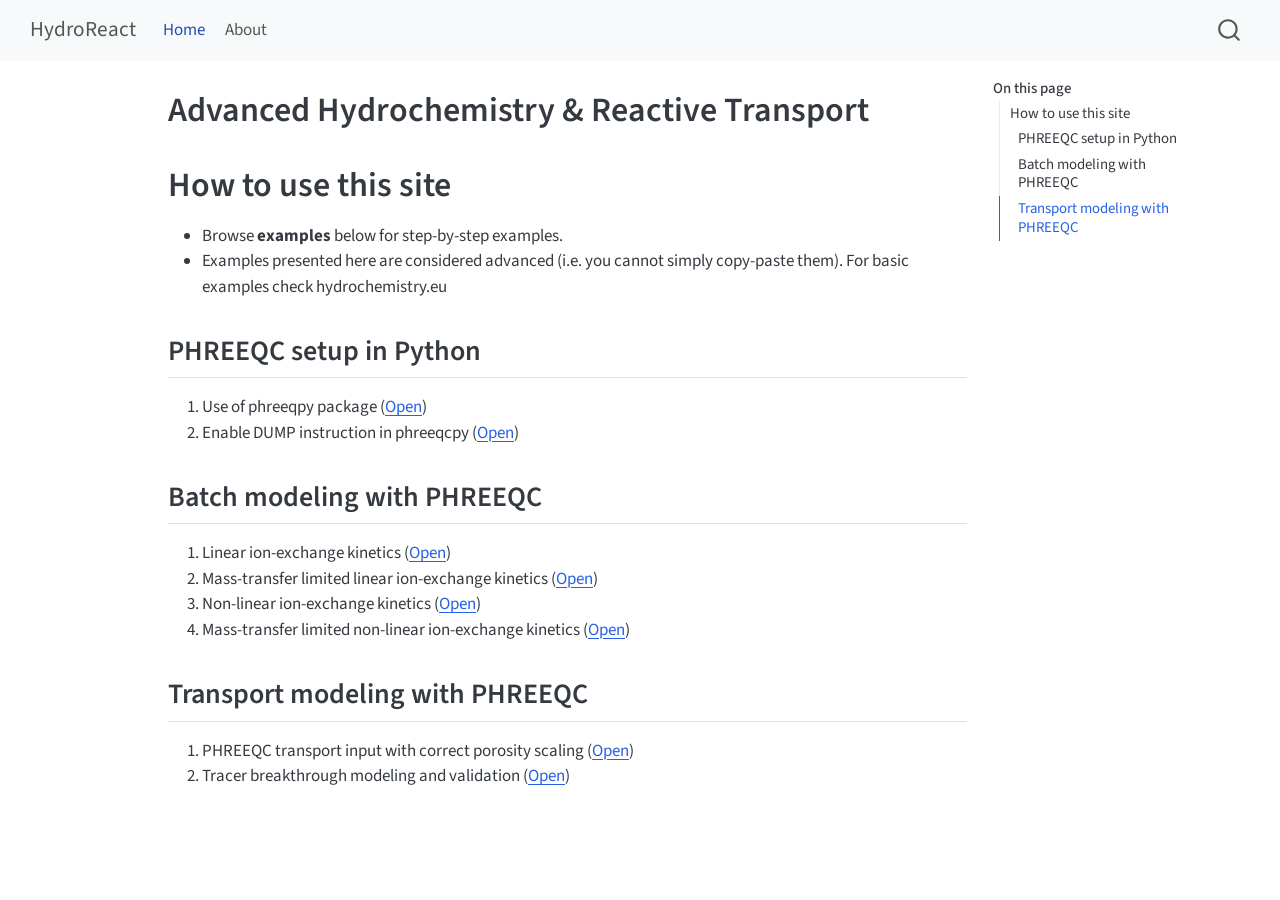
<file: docs/index.html>
<!DOCTYPE html>
<html xmlns="http://www.w3.org/1999/xhtml" lang="en" xml:lang="en"><head>

<meta charset="utf-8">
<meta name="generator" content="quarto-1.9.30">

<meta name="viewport" content="width=device-width, initial-scale=1.0, user-scalable=yes">


<title>Advanced Hydrochemistry &amp; Reactive Transport – HydroReact</title>
<style>
/* Default styles provided by pandoc.
** See https://pandoc.org/MANUAL.html#variables-for-html for config info.
*/
code{white-space: pre-wrap;}
span.smallcaps{font-variant: small-caps;}
div.columns{display: flex; gap: min(4vw, 1.5em);}
div.column{flex: auto; overflow-x: auto;}
div.hanging-indent{margin-left: 1.5em; text-indent: -1.5em;}
ul.task-list{list-style: none;}
ul.task-list li input[type="checkbox"] {
  width: 0.8em;
  margin: 0 0.8em 0.2em -1em; /* quarto-specific, see https://github.com/quarto-dev/quarto-cli/issues/4556 */ 
  vertical-align: middle;
}
</style>


<script src="site_libs/quarto-nav/quarto-nav.js"></script>
<script src="site_libs/quarto-nav/headroom.min.js"></script>
<script src="site_libs/clipboard/clipboard.min.js"></script>
<script src="site_libs/quarto-search/autocomplete.umd.js"></script>
<script src="site_libs/quarto-search/fuse.min.js"></script>
<script src="site_libs/quarto-search/quarto-search.js"></script>
<meta name="quarto:offset" content="./">
<script src="site_libs/quarto-html/quarto.js" type="module"></script>
<script src="site_libs/quarto-html/tabsets/tabsets.js" type="module"></script>
<script src="site_libs/quarto-html/popper.min.js"></script>
<script src="site_libs/quarto-html/tippy.umd.min.js"></script>
<script src="site_libs/quarto-html/anchor.min.js"></script>
<link href="site_libs/quarto-html/tippy.css" rel="stylesheet">
<link href="site_libs/quarto-html/quarto-syntax-highlighting-b6a8276bf55561bdbc268162d41bd1f7.css" rel="stylesheet" id="quarto-text-highlighting-styles">
<script src="site_libs/bootstrap/bootstrap.min.js"></script>
<link href="site_libs/bootstrap/bootstrap-icons.css" rel="stylesheet">
<link href="site_libs/bootstrap/bootstrap-a0f9fd0d421825b736dc1bbcbcba2219.min.css" rel="stylesheet" append-hash="true" id="quarto-bootstrap" data-mode="light">
<script id="quarto-search-options" type="application/json">{
  "location": "navbar",
  "copy-button": false,
  "collapse-after": 3,
  "panel-placement": "end",
  "type": "overlay",
  "limit": 50,
  "keyboard-shortcut": [
    "f",
    "/",
    "s"
  ],
  "show-item-context": false,
  "language": {
    "search-no-results-text": "No results",
    "search-matching-documents-text": "matching documents",
    "search-copy-link-title": "Copy link to search",
    "search-hide-matches-text": "Hide additional matches",
    "search-more-match-text": "more match in this document",
    "search-more-matches-text": "more matches in this document",
    "search-clear-button-title": "Clear",
    "search-text-placeholder": "",
    "search-detached-cancel-button-title": "Cancel",
    "search-submit-button-title": "Submit",
    "search-label": "Search"
  }
}</script>


</head>

<body class="nav-fixed quarto-light">

<div id="quarto-search-results"></div>
  <header id="quarto-header" class="headroom fixed-top">
    <nav class="navbar navbar-expand-lg " data-bs-theme="dark">
      <div class="navbar-container container-fluid">
      <div class="navbar-brand-container mx-auto">
    <a class="navbar-brand" href="./index.html">
    <span class="navbar-title">HydroReact</span>
    </a>
  </div>
            <div id="quarto-search" class="" title="Search"></div>
          <button class="navbar-toggler" type="button" data-bs-toggle="collapse" data-bs-target="#navbarCollapse" aria-controls="navbarCollapse" role="menu" aria-expanded="false" aria-label="Toggle navigation" onclick="if (window.quartoToggleHeadroom) { window.quartoToggleHeadroom(); }">
  <span class="navbar-toggler-icon"></span>
</button>
          <div class="collapse navbar-collapse" id="navbarCollapse">
            <ul class="navbar-nav navbar-nav-scroll me-auto">
  <li class="nav-item">
    <a class="nav-link active" href="./index.html" aria-current="page"> 
<span class="menu-text">Home</span></a>
  </li>  
  <li class="nav-item">
    <a class="nav-link" href="./about.html"> 
<span class="menu-text">About</span></a>
  </li>  
</ul>
          </div> <!-- /navcollapse -->
            <div class="quarto-navbar-tools">
</div>
      </div> <!-- /container-fluid -->
    </nav>
</header>
<!-- content -->
<div id="quarto-content" class="quarto-container page-columns page-rows-contents page-layout-article page-navbar">
<!-- sidebar -->
<!-- margin-sidebar -->
    <div id="quarto-margin-sidebar" class="sidebar margin-sidebar">
        <nav id="TOC" role="doc-toc" class="toc-active">
    <h2 id="toc-title">On this page</h2>
   
  <ul class="collapse">
  <li><a href="#how-to-use-this-site" id="toc-how-to-use-this-site" class="nav-link active" data-scroll-target="#how-to-use-this-site">How to use this site</a>
  <ul class="collapse">
  <li><a href="#phreeqc-setup-in-python" id="toc-phreeqc-setup-in-python" class="nav-link" data-scroll-target="#phreeqc-setup-in-python">PHREEQC setup in Python</a></li>
  <li><a href="#batch-modeling-with-phreeqc" id="toc-batch-modeling-with-phreeqc" class="nav-link" data-scroll-target="#batch-modeling-with-phreeqc">Batch modeling with PHREEQC</a></li>
  <li><a href="#transport-modeling-with-phreeqc" id="toc-transport-modeling-with-phreeqc" class="nav-link" data-scroll-target="#transport-modeling-with-phreeqc">Transport modeling with PHREEQC</a></li>
  </ul></li>
  </ul>
</nav>
    </div>
<!-- main -->
<main class="content" id="quarto-document-content">

<header id="title-block-header" class="quarto-title-block default">
<div class="quarto-title">
<h1 class="title">Advanced Hydrochemistry &amp; Reactive Transport</h1>
</div>



<div class="quarto-title-meta">

    
  
    
  </div>
  


</header>


<section id="how-to-use-this-site" class="level1">
<h1>How to use this site</h1>
<ul>
<li>Browse <strong>examples</strong> below for step-by-step examples.</li>
<li>Examples presented here are considered advanced (i.e.&nbsp;you cannot simply copy-paste them). For basic examples check hydrochemistry.eu</li>
</ul>
<section id="phreeqc-setup-in-python" class="level2">
<h2 class="anchored" data-anchor-id="phreeqc-setup-in-python">PHREEQC setup in Python</h2>
<ol type="1">
<li>Use of phreeqpy package (<a href="./examples/phreeqc-in-python.html">Open</a>)</li>
<li>Enable DUMP instruction in phreeqcpy (<a href="./examples/add-dump-phreeqcpy.html">Open</a>)</li>
</ol>
</section>
<section id="batch-modeling-with-phreeqc" class="level2">
<h2 class="anchored" data-anchor-id="batch-modeling-with-phreeqc">Batch modeling with PHREEQC</h2>
<ol type="1">
<li>Linear ion-exchange kinetics (<a href="./examples/linear-ion-exchange-kinetics.html">Open</a>)</li>
<li>Mass-transfer limited linear ion-exchange kinetics (<a href="./examples/mass-transfer-linear-ion-exchange-kinetics.html">Open</a>)</li>
<li>Non-linear ion-exchange kinetics (<a href="./examples/non-linear-ion-exchange-kinetics.html">Open</a>)</li>
<li>Mass-transfer limited non-linear ion-exchange kinetics (<a href="./examples/mass-transfer-non-linear-ion-exchange-kinetics.html">Open</a>)</li>
</ol>
</section>
<section id="transport-modeling-with-phreeqc" class="level2">
<h2 class="anchored" data-anchor-id="transport-modeling-with-phreeqc">Transport modeling with PHREEQC</h2>
<ol type="1">
<li>PHREEQC transport input with correct porosity scaling (<a href="./examples/phreeqc-transport-right-input.html">Open</a>)</li>
<li>Tracer breakthrough modeling and validation (<a href="./examples/tracer-breakthrough.html">Open</a>)</li>
</ol>


</section>
</section>

</main> <!-- /main -->
<script id="quarto-html-after-body" type="application/javascript">
  window.document.addEventListener("DOMContentLoaded", function (event) {
    const icon = "";
    const anchorJS = new window.AnchorJS();
    anchorJS.options = {
      placement: 'right',
      icon: icon
    };
    anchorJS.add('.anchored');
    const isCodeAnnotation = (el) => {
      for (const clz of el.classList) {
        if (clz.startsWith('code-annotation-')) {                     
          return true;
        }
      }
      return false;
    }
    const onCopySuccess = function(e) {
      // button target
      const button = e.trigger;
      // don't keep focus
      button.blur();
      // flash "checked"
      button.classList.add('code-copy-button-checked');
      var currentTitle = button.getAttribute("title");
      button.setAttribute("title", "Copied!");
      let tooltip;
      if (window.bootstrap) {
        button.setAttribute("data-bs-toggle", "tooltip");
        button.setAttribute("data-bs-placement", "left");
        button.setAttribute("data-bs-title", "Copied!");
        tooltip = new bootstrap.Tooltip(button, 
          { trigger: "manual", 
            customClass: "code-copy-button-tooltip",
            offset: [0, -8]});
        tooltip.show();    
      }
      setTimeout(function() {
        if (tooltip) {
          tooltip.hide();
          button.removeAttribute("data-bs-title");
          button.removeAttribute("data-bs-toggle");
          button.removeAttribute("data-bs-placement");
        }
        button.setAttribute("title", currentTitle);
        button.classList.remove('code-copy-button-checked');
      }, 1000);
      // clear code selection
      e.clearSelection();
    }
    const getTextToCopy = function(trigger) {
      const outerScaffold = trigger.parentElement.cloneNode(true);
      const codeEl = outerScaffold.querySelector('code');
      for (const childEl of codeEl.children) {
        if (isCodeAnnotation(childEl)) {
          childEl.remove();
        }
      }
      return codeEl.innerText;
    }
    const clipboard = new window.ClipboardJS('.code-copy-button:not([data-in-quarto-modal])', {
      text: getTextToCopy
    });
    clipboard.on('success', onCopySuccess);
    if (window.document.getElementById('quarto-embedded-source-code-modal')) {
      const clipboardModal = new window.ClipboardJS('.code-copy-button[data-in-quarto-modal]', {
        text: getTextToCopy,
        container: window.document.getElementById('quarto-embedded-source-code-modal')
      });
      clipboardModal.on('success', onCopySuccess);
    }
      var localhostRegex = new RegExp(/^(?:http|https):\/\/localhost\:?[0-9]*\//);
      var mailtoRegex = new RegExp(/^mailto:/);
        var filterRegex = new RegExp('/' + window.location.host + '/');
      var isInternal = (href) => {
          return filterRegex.test(href) || localhostRegex.test(href) || mailtoRegex.test(href);
      }
      // Inspect non-navigation links and adorn them if external
     var links = window.document.querySelectorAll('a[href]:not(.nav-link):not(.navbar-brand):not(.toc-action):not(.sidebar-link):not(.sidebar-item-toggle):not(.pagination-link):not(.no-external):not([aria-hidden]):not(.dropdown-item):not(.quarto-navigation-tool):not(.about-link)');
      for (var i=0; i<links.length; i++) {
        const link = links[i];
        if (!isInternal(link.href)) {
          // undo the damage that might have been done by quarto-nav.js in the case of
          // links that we want to consider external
          if (link.dataset.originalHref !== undefined) {
            link.href = link.dataset.originalHref;
          }
        }
      }
    function tippyHover(el, contentFn, onTriggerFn, onUntriggerFn) {
      const config = {
        allowHTML: true,
        maxWidth: 500,
        delay: 100,
        arrow: false,
        appendTo: function(el) {
            return el.parentElement;
        },
        interactive: true,
        interactiveBorder: 10,
        theme: 'quarto',
        placement: 'bottom-start',
      };
      if (contentFn) {
        config.content = contentFn;
      }
      if (onTriggerFn) {
        config.onTrigger = onTriggerFn;
      }
      if (onUntriggerFn) {
        config.onUntrigger = onUntriggerFn;
      }
      window.tippy(el, config); 
    }
    const noterefs = window.document.querySelectorAll('a[role="doc-noteref"]');
    for (var i=0; i<noterefs.length; i++) {
      const ref = noterefs[i];
      tippyHover(ref, function() {
        // use id or data attribute instead here
        let href = ref.getAttribute('data-footnote-href') || ref.getAttribute('href');
        try { href = new URL(href).hash; } catch {}
        const id = href.replace(/^#\/?/, "");
        const note = window.document.getElementById(id);
        if (note) {
          return note.innerHTML;
        } else {
          return "";
        }
      });
    }
    const xrefs = window.document.querySelectorAll('a.quarto-xref');
    const processXRef = (id, note) => {
      // Strip column container classes
      const stripColumnClz = (el) => {
        el.classList.remove("page-full", "page-columns");
        if (el.children) {
          for (const child of el.children) {
            stripColumnClz(child);
          }
        }
      }
      stripColumnClz(note)
      if (id === null || id.startsWith('sec-')) {
        // Special case sections, only their first couple elements
        const container = document.createElement("div");
        if (note.children && note.children.length > 2) {
          container.appendChild(note.children[0].cloneNode(true));
          for (let i = 1; i < note.children.length; i++) {
            const child = note.children[i];
            if (child.tagName === "P" && child.innerText === "") {
              continue;
            } else {
              container.appendChild(child.cloneNode(true));
              break;
            }
          }
          if (window.Quarto?.typesetMath) {
            window.Quarto.typesetMath(container);
          }
          return container.innerHTML
        } else {
          if (window.Quarto?.typesetMath) {
            window.Quarto.typesetMath(note);
          }
          return note.innerHTML;
        }
      } else {
        // Remove any anchor links if they are present
        const anchorLink = note.querySelector('a.anchorjs-link');
        if (anchorLink) {
          anchorLink.remove();
        }
        if (window.Quarto?.typesetMath) {
          window.Quarto.typesetMath(note);
        }
        if (note.classList.contains("callout")) {
          return note.outerHTML;
        } else {
          return note.innerHTML;
        }
      }
    }
    for (var i=0; i<xrefs.length; i++) {
      const xref = xrefs[i];
      tippyHover(xref, undefined, function(instance) {
        instance.disable();
        let url = xref.getAttribute('href');
        let hash = undefined; 
        if (url.startsWith('#')) {
          hash = url;
        } else {
          try { hash = new URL(url).hash; } catch {}
        }
        if (hash) {
          const id = hash.replace(/^#\/?/, "");
          const note = window.document.getElementById(id);
          if (note !== null) {
            try {
              const html = processXRef(id, note.cloneNode(true));
              instance.setContent(html);
            } finally {
              instance.enable();
              instance.show();
            }
          } else {
            // See if we can fetch this
            fetch(url.split('#')[0])
            .then(res => res.text())
            .then(html => {
              const parser = new DOMParser();
              const htmlDoc = parser.parseFromString(html, "text/html");
              const note = htmlDoc.getElementById(id);
              if (note !== null) {
                const html = processXRef(id, note);
                instance.setContent(html);
              } 
            }).finally(() => {
              instance.enable();
              instance.show();
            });
          }
        } else {
          // See if we can fetch a full url (with no hash to target)
          // This is a special case and we should probably do some content thinning / targeting
          fetch(url)
          .then(res => res.text())
          .then(html => {
            const parser = new DOMParser();
            const htmlDoc = parser.parseFromString(html, "text/html");
            const note = htmlDoc.querySelector('main.content');
            if (note !== null) {
              // This should only happen for chapter cross references
              // (since there is no id in the URL)
              // remove the first header
              if (note.children.length > 0 && note.children[0].tagName === "HEADER") {
                note.children[0].remove();
              }
              const html = processXRef(null, note);
              instance.setContent(html);
            } 
          }).finally(() => {
            instance.enable();
            instance.show();
          });
        }
      }, function(instance) {
      });
    }
        let selectedAnnoteEl;
        const selectorForAnnotation = ( cell, annotation) => {
          let cellAttr = 'data-code-cell="' + cell + '"';
          let lineAttr = 'data-code-annotation="' +  annotation + '"';
          const selector = 'span[' + cellAttr + '][' + lineAttr + ']';
          return selector;
        }
        const selectCodeLines = (annoteEl) => {
          const doc = window.document;
          const targetCell = annoteEl.getAttribute("data-target-cell");
          const targetAnnotation = annoteEl.getAttribute("data-target-annotation");
          const annoteSpan = window.document.querySelector(selectorForAnnotation(targetCell, targetAnnotation));
          const lines = annoteSpan.getAttribute("data-code-lines").split(",");
          const lineIds = lines.map((line) => {
            return targetCell + "-" + line;
          })
          let top = null;
          let height = null;
          let parent = null;
          if (lineIds.length > 0) {
              //compute the position of the single el (top and bottom and make a div)
              const el = window.document.getElementById(lineIds[0]);
              top = el.offsetTop;
              height = el.offsetHeight;
              parent = el.parentElement.parentElement;
            if (lineIds.length > 1) {
              const lastEl = window.document.getElementById(lineIds[lineIds.length - 1]);
              const bottom = lastEl.offsetTop + lastEl.offsetHeight;
              height = bottom - top;
            }
            if (top !== null && height !== null && parent !== null) {
              // cook up a div (if necessary) and position it 
              let div = window.document.getElementById("code-annotation-line-highlight");
              if (div === null) {
                div = window.document.createElement("div");
                div.setAttribute("id", "code-annotation-line-highlight");
                div.style.position = 'absolute';
                parent.appendChild(div);
              }
              div.style.top = top - 2 + "px";
              div.style.height = height + 4 + "px";
              div.style.left = 0;
              let gutterDiv = window.document.getElementById("code-annotation-line-highlight-gutter");
              if (gutterDiv === null) {
                gutterDiv = window.document.createElement("div");
                gutterDiv.setAttribute("id", "code-annotation-line-highlight-gutter");
                gutterDiv.style.position = 'absolute';
                const codeCell = window.document.getElementById(targetCell);
                const gutter = codeCell.querySelector('.code-annotation-gutter');
                gutter.appendChild(gutterDiv);
              }
              gutterDiv.style.top = top - 2 + "px";
              gutterDiv.style.height = height + 4 + "px";
            }
            selectedAnnoteEl = annoteEl;
          }
        };
        const unselectCodeLines = () => {
          const elementsIds = ["code-annotation-line-highlight", "code-annotation-line-highlight-gutter"];
          elementsIds.forEach((elId) => {
            const div = window.document.getElementById(elId);
            if (div) {
              div.remove();
            }
          });
          selectedAnnoteEl = undefined;
        };
          // Handle positioning of the toggle
      window.addEventListener(
        "resize",
        throttle(() => {
          elRect = undefined;
          if (selectedAnnoteEl) {
            selectCodeLines(selectedAnnoteEl);
          }
        }, 10)
      );
      function throttle(fn, ms) {
      let throttle = false;
      let timer;
        return (...args) => {
          if(!throttle) { // first call gets through
              fn.apply(this, args);
              throttle = true;
          } else { // all the others get throttled
              if(timer) clearTimeout(timer); // cancel #2
              timer = setTimeout(() => {
                fn.apply(this, args);
                timer = throttle = false;
              }, ms);
          }
        };
      }
        // Attach click handler to the DT
        const annoteDls = window.document.querySelectorAll('dt[data-target-cell]');
        for (const annoteDlNode of annoteDls) {
          annoteDlNode.addEventListener('click', (event) => {
            const clickedEl = event.target;
            if (clickedEl !== selectedAnnoteEl) {
              unselectCodeLines();
              const activeEl = window.document.querySelector('dt[data-target-cell].code-annotation-active');
              if (activeEl) {
                activeEl.classList.remove('code-annotation-active');
              }
              selectCodeLines(clickedEl);
              clickedEl.classList.add('code-annotation-active');
            } else {
              // Unselect the line
              unselectCodeLines();
              clickedEl.classList.remove('code-annotation-active');
            }
          });
        }
    const findCites = (el) => {
      const parentEl = el.parentElement;
      if (parentEl) {
        const cites = parentEl.dataset.cites;
        if (cites) {
          return {
            el,
            cites: cites.split(' ')
          };
        } else {
          return findCites(el.parentElement)
        }
      } else {
        return undefined;
      }
    };
    var bibliorefs = window.document.querySelectorAll('a[role="doc-biblioref"]');
    for (var i=0; i<bibliorefs.length; i++) {
      const ref = bibliorefs[i];
      const citeInfo = findCites(ref);
      if (citeInfo) {
        tippyHover(citeInfo.el, function() {
          var popup = window.document.createElement('div');
          citeInfo.cites.forEach(function(cite) {
            var citeDiv = window.document.createElement('div');
            citeDiv.classList.add('hanging-indent');
            citeDiv.classList.add('csl-entry');
            var biblioDiv = window.document.getElementById('ref-' + cite);
            if (biblioDiv) {
              citeDiv.innerHTML = biblioDiv.innerHTML;
            }
            popup.appendChild(citeDiv);
          });
          return popup.innerHTML;
        });
      }
    }
  });
  </script>
</div> <!-- /content -->




</body></html>
</file>
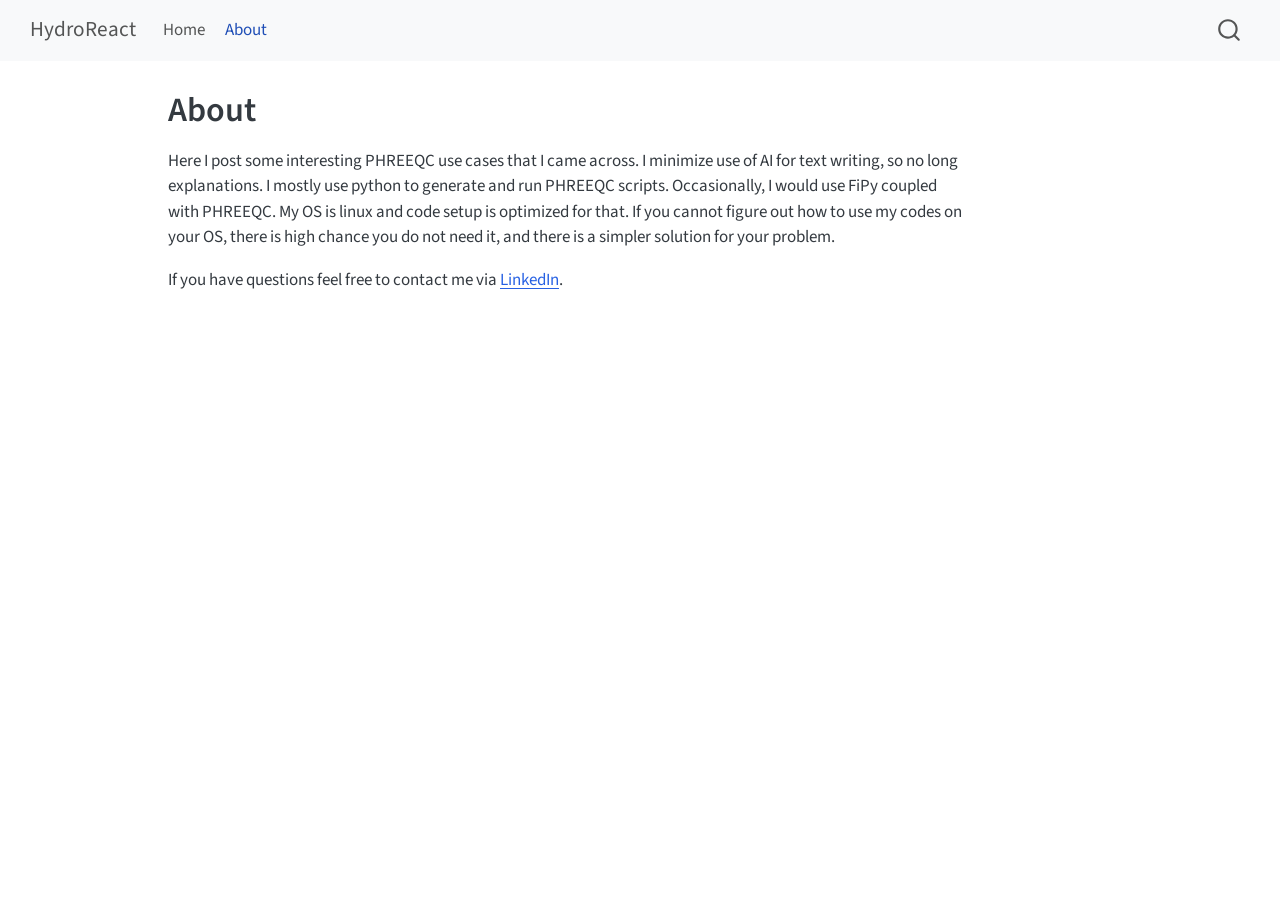
<file: docs/about.html>
<!DOCTYPE html>
<html xmlns="http://www.w3.org/1999/xhtml" lang="en" xml:lang="en"><head>

<meta charset="utf-8">
<meta name="generator" content="quarto-1.9.30">

<meta name="viewport" content="width=device-width, initial-scale=1.0, user-scalable=yes">


<title>About – HydroReact</title>
<style>
/* Default styles provided by pandoc.
** See https://pandoc.org/MANUAL.html#variables-for-html for config info.
*/
code{white-space: pre-wrap;}
span.smallcaps{font-variant: small-caps;}
div.columns{display: flex; gap: min(4vw, 1.5em);}
div.column{flex: auto; overflow-x: auto;}
div.hanging-indent{margin-left: 1.5em; text-indent: -1.5em;}
ul.task-list{list-style: none;}
ul.task-list li input[type="checkbox"] {
  width: 0.8em;
  margin: 0 0.8em 0.2em -1em; /* quarto-specific, see https://github.com/quarto-dev/quarto-cli/issues/4556 */ 
  vertical-align: middle;
}
</style>


<script src="site_libs/quarto-nav/quarto-nav.js"></script>
<script src="site_libs/quarto-nav/headroom.min.js"></script>
<script src="site_libs/clipboard/clipboard.min.js"></script>
<script src="site_libs/quarto-search/autocomplete.umd.js"></script>
<script src="site_libs/quarto-search/fuse.min.js"></script>
<script src="site_libs/quarto-search/quarto-search.js"></script>
<meta name="quarto:offset" content="./">
<script src="site_libs/quarto-html/quarto.js" type="module"></script>
<script src="site_libs/quarto-html/tabsets/tabsets.js" type="module"></script>
<script src="site_libs/quarto-html/popper.min.js"></script>
<script src="site_libs/quarto-html/tippy.umd.min.js"></script>
<script src="site_libs/quarto-html/anchor.min.js"></script>
<link href="site_libs/quarto-html/tippy.css" rel="stylesheet">
<link href="site_libs/quarto-html/quarto-syntax-highlighting-b6a8276bf55561bdbc268162d41bd1f7.css" rel="stylesheet" id="quarto-text-highlighting-styles">
<script src="site_libs/bootstrap/bootstrap.min.js"></script>
<link href="site_libs/bootstrap/bootstrap-icons.css" rel="stylesheet">
<link href="site_libs/bootstrap/bootstrap-a0f9fd0d421825b736dc1bbcbcba2219.min.css" rel="stylesheet" append-hash="true" id="quarto-bootstrap" data-mode="light">
<script id="quarto-search-options" type="application/json">{
  "location": "navbar",
  "copy-button": false,
  "collapse-after": 3,
  "panel-placement": "end",
  "type": "overlay",
  "limit": 50,
  "keyboard-shortcut": [
    "f",
    "/",
    "s"
  ],
  "show-item-context": false,
  "language": {
    "search-no-results-text": "No results",
    "search-matching-documents-text": "matching documents",
    "search-copy-link-title": "Copy link to search",
    "search-hide-matches-text": "Hide additional matches",
    "search-more-match-text": "more match in this document",
    "search-more-matches-text": "more matches in this document",
    "search-clear-button-title": "Clear",
    "search-text-placeholder": "",
    "search-detached-cancel-button-title": "Cancel",
    "search-submit-button-title": "Submit",
    "search-label": "Search"
  }
}</script>


</head>

<body class="nav-fixed quarto-light">

<div id="quarto-search-results"></div>
  <header id="quarto-header" class="headroom fixed-top">
    <nav class="navbar navbar-expand-lg " data-bs-theme="dark">
      <div class="navbar-container container-fluid">
      <div class="navbar-brand-container mx-auto">
    <a class="navbar-brand" href="./index.html">
    <span class="navbar-title">HydroReact</span>
    </a>
  </div>
            <div id="quarto-search" class="" title="Search"></div>
          <button class="navbar-toggler" type="button" data-bs-toggle="collapse" data-bs-target="#navbarCollapse" aria-controls="navbarCollapse" role="menu" aria-expanded="false" aria-label="Toggle navigation" onclick="if (window.quartoToggleHeadroom) { window.quartoToggleHeadroom(); }">
  <span class="navbar-toggler-icon"></span>
</button>
          <div class="collapse navbar-collapse" id="navbarCollapse">
            <ul class="navbar-nav navbar-nav-scroll me-auto">
  <li class="nav-item">
    <a class="nav-link" href="./index.html"> 
<span class="menu-text">Home</span></a>
  </li>  
  <li class="nav-item">
    <a class="nav-link active" href="./about.html" aria-current="page"> 
<span class="menu-text">About</span></a>
  </li>  
</ul>
          </div> <!-- /navcollapse -->
            <div class="quarto-navbar-tools">
</div>
      </div> <!-- /container-fluid -->
    </nav>
</header>
<!-- content -->
<div id="quarto-content" class="quarto-container page-columns page-rows-contents page-layout-article page-navbar">
<!-- sidebar -->
<!-- margin-sidebar -->
    <div id="quarto-margin-sidebar" class="sidebar margin-sidebar zindex-bottom">
        
    </div>
<!-- main -->
<main class="content" id="quarto-document-content">

<header id="title-block-header" class="quarto-title-block default">
<div class="quarto-title">
<h1 class="title">About</h1>
</div>



<div class="quarto-title-meta">

    
  
    
  </div>
  


</header>


<p>Here I post some interesting PHREEQC use cases that I came across. I minimize use of AI for text writing, so no long explanations. I mostly use python to generate and run PHREEQC scripts. Occasionally, I would use FiPy coupled with PHREEQC. My OS is linux and code setup is optimized for that. If you cannot figure out how to use my codes on your OS, there is high chance you do not need it, and there is a simpler solution for your problem.</p>
<p>If you have questions feel free to contact me via <a href="https://www.linkedin.com/in/maximyutkin">LinkedIn</a>.</p>



</main> <!-- /main -->
<script id="quarto-html-after-body" type="application/javascript">
  window.document.addEventListener("DOMContentLoaded", function (event) {
    const icon = "";
    const anchorJS = new window.AnchorJS();
    anchorJS.options = {
      placement: 'right',
      icon: icon
    };
    anchorJS.add('.anchored');
    const isCodeAnnotation = (el) => {
      for (const clz of el.classList) {
        if (clz.startsWith('code-annotation-')) {                     
          return true;
        }
      }
      return false;
    }
    const onCopySuccess = function(e) {
      // button target
      const button = e.trigger;
      // don't keep focus
      button.blur();
      // flash "checked"
      button.classList.add('code-copy-button-checked');
      var currentTitle = button.getAttribute("title");
      button.setAttribute("title", "Copied!");
      let tooltip;
      if (window.bootstrap) {
        button.setAttribute("data-bs-toggle", "tooltip");
        button.setAttribute("data-bs-placement", "left");
        button.setAttribute("data-bs-title", "Copied!");
        tooltip = new bootstrap.Tooltip(button, 
          { trigger: "manual", 
            customClass: "code-copy-button-tooltip",
            offset: [0, -8]});
        tooltip.show();    
      }
      setTimeout(function() {
        if (tooltip) {
          tooltip.hide();
          button.removeAttribute("data-bs-title");
          button.removeAttribute("data-bs-toggle");
          button.removeAttribute("data-bs-placement");
        }
        button.setAttribute("title", currentTitle);
        button.classList.remove('code-copy-button-checked');
      }, 1000);
      // clear code selection
      e.clearSelection();
    }
    const getTextToCopy = function(trigger) {
      const outerScaffold = trigger.parentElement.cloneNode(true);
      const codeEl = outerScaffold.querySelector('code');
      for (const childEl of codeEl.children) {
        if (isCodeAnnotation(childEl)) {
          childEl.remove();
        }
      }
      return codeEl.innerText;
    }
    const clipboard = new window.ClipboardJS('.code-copy-button:not([data-in-quarto-modal])', {
      text: getTextToCopy
    });
    clipboard.on('success', onCopySuccess);
    if (window.document.getElementById('quarto-embedded-source-code-modal')) {
      const clipboardModal = new window.ClipboardJS('.code-copy-button[data-in-quarto-modal]', {
        text: getTextToCopy,
        container: window.document.getElementById('quarto-embedded-source-code-modal')
      });
      clipboardModal.on('success', onCopySuccess);
    }
      var localhostRegex = new RegExp(/^(?:http|https):\/\/localhost\:?[0-9]*\//);
      var mailtoRegex = new RegExp(/^mailto:/);
        var filterRegex = new RegExp('/' + window.location.host + '/');
      var isInternal = (href) => {
          return filterRegex.test(href) || localhostRegex.test(href) || mailtoRegex.test(href);
      }
      // Inspect non-navigation links and adorn them if external
     var links = window.document.querySelectorAll('a[href]:not(.nav-link):not(.navbar-brand):not(.toc-action):not(.sidebar-link):not(.sidebar-item-toggle):not(.pagination-link):not(.no-external):not([aria-hidden]):not(.dropdown-item):not(.quarto-navigation-tool):not(.about-link)');
      for (var i=0; i<links.length; i++) {
        const link = links[i];
        if (!isInternal(link.href)) {
          // undo the damage that might have been done by quarto-nav.js in the case of
          // links that we want to consider external
          if (link.dataset.originalHref !== undefined) {
            link.href = link.dataset.originalHref;
          }
        }
      }
    function tippyHover(el, contentFn, onTriggerFn, onUntriggerFn) {
      const config = {
        allowHTML: true,
        maxWidth: 500,
        delay: 100,
        arrow: false,
        appendTo: function(el) {
            return el.parentElement;
        },
        interactive: true,
        interactiveBorder: 10,
        theme: 'quarto',
        placement: 'bottom-start',
      };
      if (contentFn) {
        config.content = contentFn;
      }
      if (onTriggerFn) {
        config.onTrigger = onTriggerFn;
      }
      if (onUntriggerFn) {
        config.onUntrigger = onUntriggerFn;
      }
      window.tippy(el, config); 
    }
    const noterefs = window.document.querySelectorAll('a[role="doc-noteref"]');
    for (var i=0; i<noterefs.length; i++) {
      const ref = noterefs[i];
      tippyHover(ref, function() {
        // use id or data attribute instead here
        let href = ref.getAttribute('data-footnote-href') || ref.getAttribute('href');
        try { href = new URL(href).hash; } catch {}
        const id = href.replace(/^#\/?/, "");
        const note = window.document.getElementById(id);
        if (note) {
          return note.innerHTML;
        } else {
          return "";
        }
      });
    }
    const xrefs = window.document.querySelectorAll('a.quarto-xref');
    const processXRef = (id, note) => {
      // Strip column container classes
      const stripColumnClz = (el) => {
        el.classList.remove("page-full", "page-columns");
        if (el.children) {
          for (const child of el.children) {
            stripColumnClz(child);
          }
        }
      }
      stripColumnClz(note)
      if (id === null || id.startsWith('sec-')) {
        // Special case sections, only their first couple elements
        const container = document.createElement("div");
        if (note.children && note.children.length > 2) {
          container.appendChild(note.children[0].cloneNode(true));
          for (let i = 1; i < note.children.length; i++) {
            const child = note.children[i];
            if (child.tagName === "P" && child.innerText === "") {
              continue;
            } else {
              container.appendChild(child.cloneNode(true));
              break;
            }
          }
          if (window.Quarto?.typesetMath) {
            window.Quarto.typesetMath(container);
          }
          return container.innerHTML
        } else {
          if (window.Quarto?.typesetMath) {
            window.Quarto.typesetMath(note);
          }
          return note.innerHTML;
        }
      } else {
        // Remove any anchor links if they are present
        const anchorLink = note.querySelector('a.anchorjs-link');
        if (anchorLink) {
          anchorLink.remove();
        }
        if (window.Quarto?.typesetMath) {
          window.Quarto.typesetMath(note);
        }
        if (note.classList.contains("callout")) {
          return note.outerHTML;
        } else {
          return note.innerHTML;
        }
      }
    }
    for (var i=0; i<xrefs.length; i++) {
      const xref = xrefs[i];
      tippyHover(xref, undefined, function(instance) {
        instance.disable();
        let url = xref.getAttribute('href');
        let hash = undefined; 
        if (url.startsWith('#')) {
          hash = url;
        } else {
          try { hash = new URL(url).hash; } catch {}
        }
        if (hash) {
          const id = hash.replace(/^#\/?/, "");
          const note = window.document.getElementById(id);
          if (note !== null) {
            try {
              const html = processXRef(id, note.cloneNode(true));
              instance.setContent(html);
            } finally {
              instance.enable();
              instance.show();
            }
          } else {
            // See if we can fetch this
            fetch(url.split('#')[0])
            .then(res => res.text())
            .then(html => {
              const parser = new DOMParser();
              const htmlDoc = parser.parseFromString(html, "text/html");
              const note = htmlDoc.getElementById(id);
              if (note !== null) {
                const html = processXRef(id, note);
                instance.setContent(html);
              } 
            }).finally(() => {
              instance.enable();
              instance.show();
            });
          }
        } else {
          // See if we can fetch a full url (with no hash to target)
          // This is a special case and we should probably do some content thinning / targeting
          fetch(url)
          .then(res => res.text())
          .then(html => {
            const parser = new DOMParser();
            const htmlDoc = parser.parseFromString(html, "text/html");
            const note = htmlDoc.querySelector('main.content');
            if (note !== null) {
              // This should only happen for chapter cross references
              // (since there is no id in the URL)
              // remove the first header
              if (note.children.length > 0 && note.children[0].tagName === "HEADER") {
                note.children[0].remove();
              }
              const html = processXRef(null, note);
              instance.setContent(html);
            } 
          }).finally(() => {
            instance.enable();
            instance.show();
          });
        }
      }, function(instance) {
      });
    }
        let selectedAnnoteEl;
        const selectorForAnnotation = ( cell, annotation) => {
          let cellAttr = 'data-code-cell="' + cell + '"';
          let lineAttr = 'data-code-annotation="' +  annotation + '"';
          const selector = 'span[' + cellAttr + '][' + lineAttr + ']';
          return selector;
        }
        const selectCodeLines = (annoteEl) => {
          const doc = window.document;
          const targetCell = annoteEl.getAttribute("data-target-cell");
          const targetAnnotation = annoteEl.getAttribute("data-target-annotation");
          const annoteSpan = window.document.querySelector(selectorForAnnotation(targetCell, targetAnnotation));
          const lines = annoteSpan.getAttribute("data-code-lines").split(",");
          const lineIds = lines.map((line) => {
            return targetCell + "-" + line;
          })
          let top = null;
          let height = null;
          let parent = null;
          if (lineIds.length > 0) {
              //compute the position of the single el (top and bottom and make a div)
              const el = window.document.getElementById(lineIds[0]);
              top = el.offsetTop;
              height = el.offsetHeight;
              parent = el.parentElement.parentElement;
            if (lineIds.length > 1) {
              const lastEl = window.document.getElementById(lineIds[lineIds.length - 1]);
              const bottom = lastEl.offsetTop + lastEl.offsetHeight;
              height = bottom - top;
            }
            if (top !== null && height !== null && parent !== null) {
              // cook up a div (if necessary) and position it 
              let div = window.document.getElementById("code-annotation-line-highlight");
              if (div === null) {
                div = window.document.createElement("div");
                div.setAttribute("id", "code-annotation-line-highlight");
                div.style.position = 'absolute';
                parent.appendChild(div);
              }
              div.style.top = top - 2 + "px";
              div.style.height = height + 4 + "px";
              div.style.left = 0;
              let gutterDiv = window.document.getElementById("code-annotation-line-highlight-gutter");
              if (gutterDiv === null) {
                gutterDiv = window.document.createElement("div");
                gutterDiv.setAttribute("id", "code-annotation-line-highlight-gutter");
                gutterDiv.style.position = 'absolute';
                const codeCell = window.document.getElementById(targetCell);
                const gutter = codeCell.querySelector('.code-annotation-gutter');
                gutter.appendChild(gutterDiv);
              }
              gutterDiv.style.top = top - 2 + "px";
              gutterDiv.style.height = height + 4 + "px";
            }
            selectedAnnoteEl = annoteEl;
          }
        };
        const unselectCodeLines = () => {
          const elementsIds = ["code-annotation-line-highlight", "code-annotation-line-highlight-gutter"];
          elementsIds.forEach((elId) => {
            const div = window.document.getElementById(elId);
            if (div) {
              div.remove();
            }
          });
          selectedAnnoteEl = undefined;
        };
          // Handle positioning of the toggle
      window.addEventListener(
        "resize",
        throttle(() => {
          elRect = undefined;
          if (selectedAnnoteEl) {
            selectCodeLines(selectedAnnoteEl);
          }
        }, 10)
      );
      function throttle(fn, ms) {
      let throttle = false;
      let timer;
        return (...args) => {
          if(!throttle) { // first call gets through
              fn.apply(this, args);
              throttle = true;
          } else { // all the others get throttled
              if(timer) clearTimeout(timer); // cancel #2
              timer = setTimeout(() => {
                fn.apply(this, args);
                timer = throttle = false;
              }, ms);
          }
        };
      }
        // Attach click handler to the DT
        const annoteDls = window.document.querySelectorAll('dt[data-target-cell]');
        for (const annoteDlNode of annoteDls) {
          annoteDlNode.addEventListener('click', (event) => {
            const clickedEl = event.target;
            if (clickedEl !== selectedAnnoteEl) {
              unselectCodeLines();
              const activeEl = window.document.querySelector('dt[data-target-cell].code-annotation-active');
              if (activeEl) {
                activeEl.classList.remove('code-annotation-active');
              }
              selectCodeLines(clickedEl);
              clickedEl.classList.add('code-annotation-active');
            } else {
              // Unselect the line
              unselectCodeLines();
              clickedEl.classList.remove('code-annotation-active');
            }
          });
        }
    const findCites = (el) => {
      const parentEl = el.parentElement;
      if (parentEl) {
        const cites = parentEl.dataset.cites;
        if (cites) {
          return {
            el,
            cites: cites.split(' ')
          };
        } else {
          return findCites(el.parentElement)
        }
      } else {
        return undefined;
      }
    };
    var bibliorefs = window.document.querySelectorAll('a[role="doc-biblioref"]');
    for (var i=0; i<bibliorefs.length; i++) {
      const ref = bibliorefs[i];
      const citeInfo = findCites(ref);
      if (citeInfo) {
        tippyHover(citeInfo.el, function() {
          var popup = window.document.createElement('div');
          citeInfo.cites.forEach(function(cite) {
            var citeDiv = window.document.createElement('div');
            citeDiv.classList.add('hanging-indent');
            citeDiv.classList.add('csl-entry');
            var biblioDiv = window.document.getElementById('ref-' + cite);
            if (biblioDiv) {
              citeDiv.innerHTML = biblioDiv.innerHTML;
            }
            popup.appendChild(citeDiv);
          });
          return popup.innerHTML;
        });
      }
    }
  });
  </script>
</div> <!-- /content -->




</body></html>
</file>
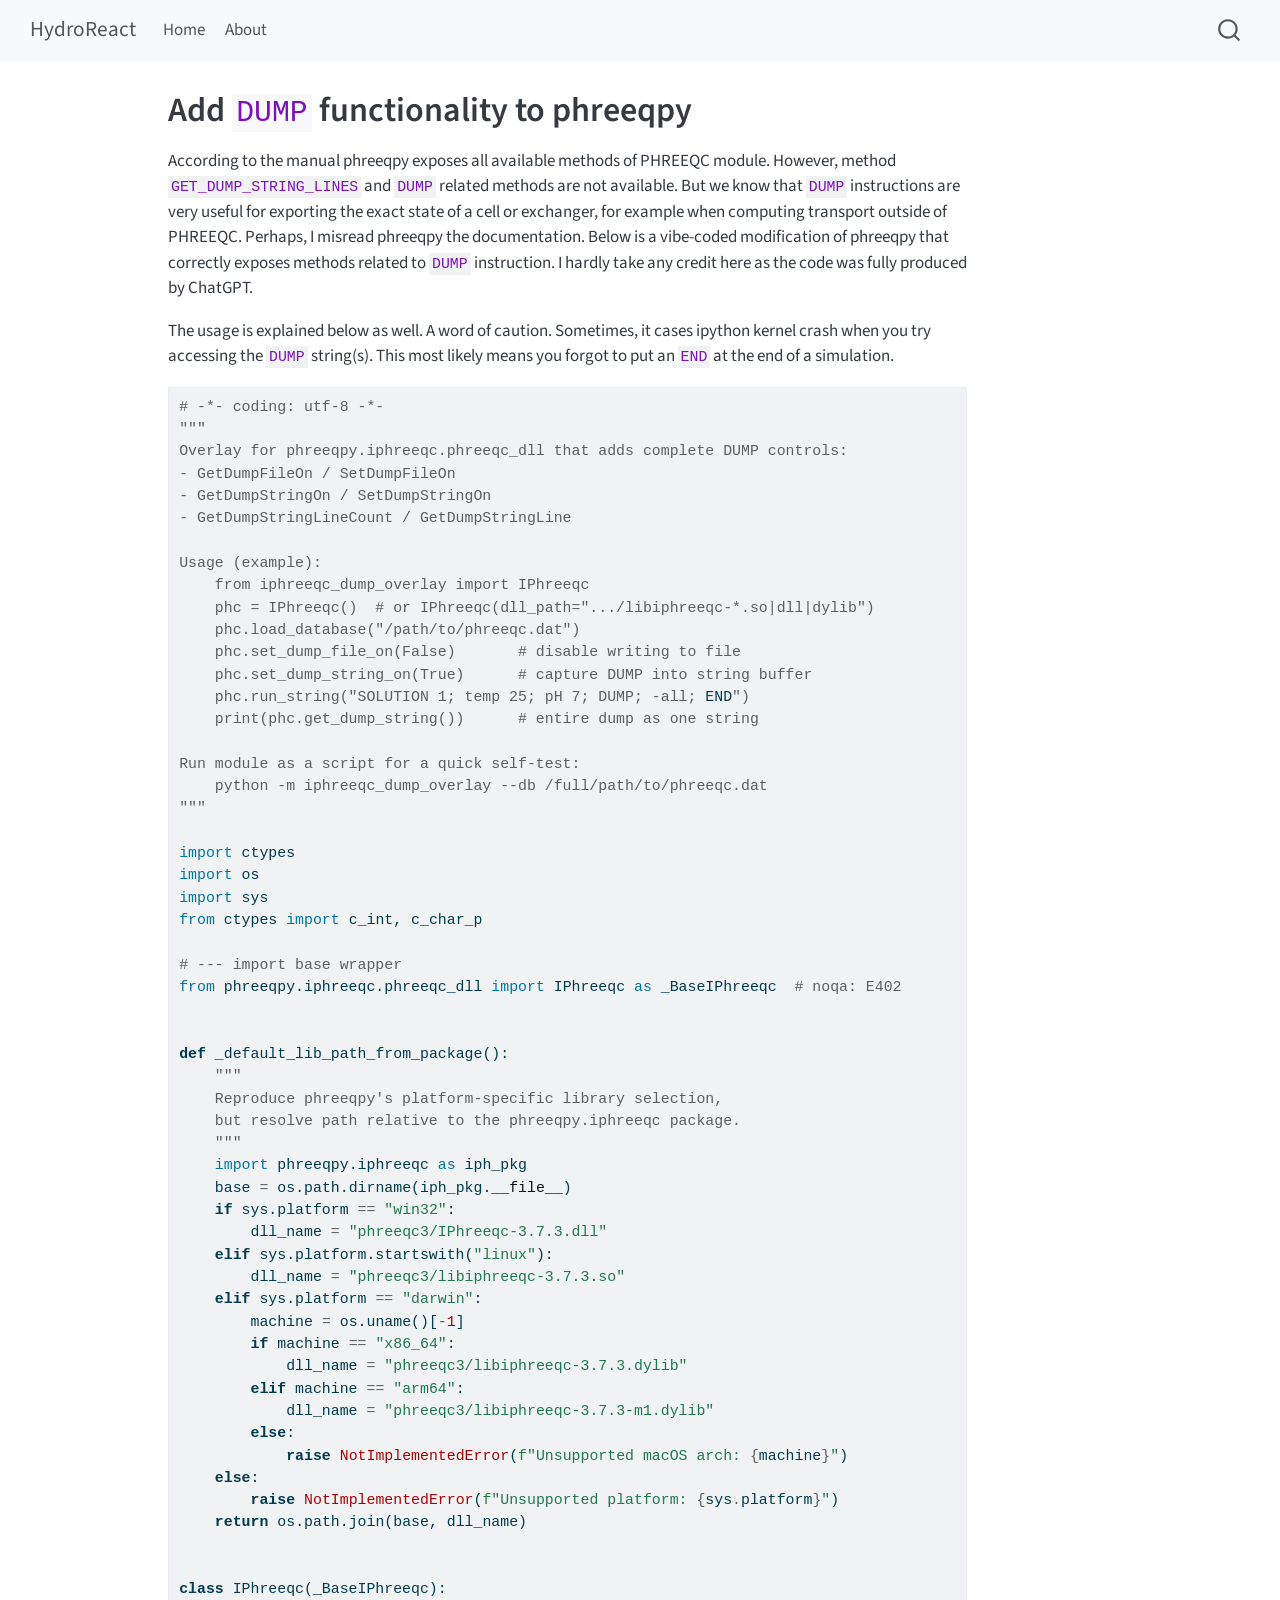
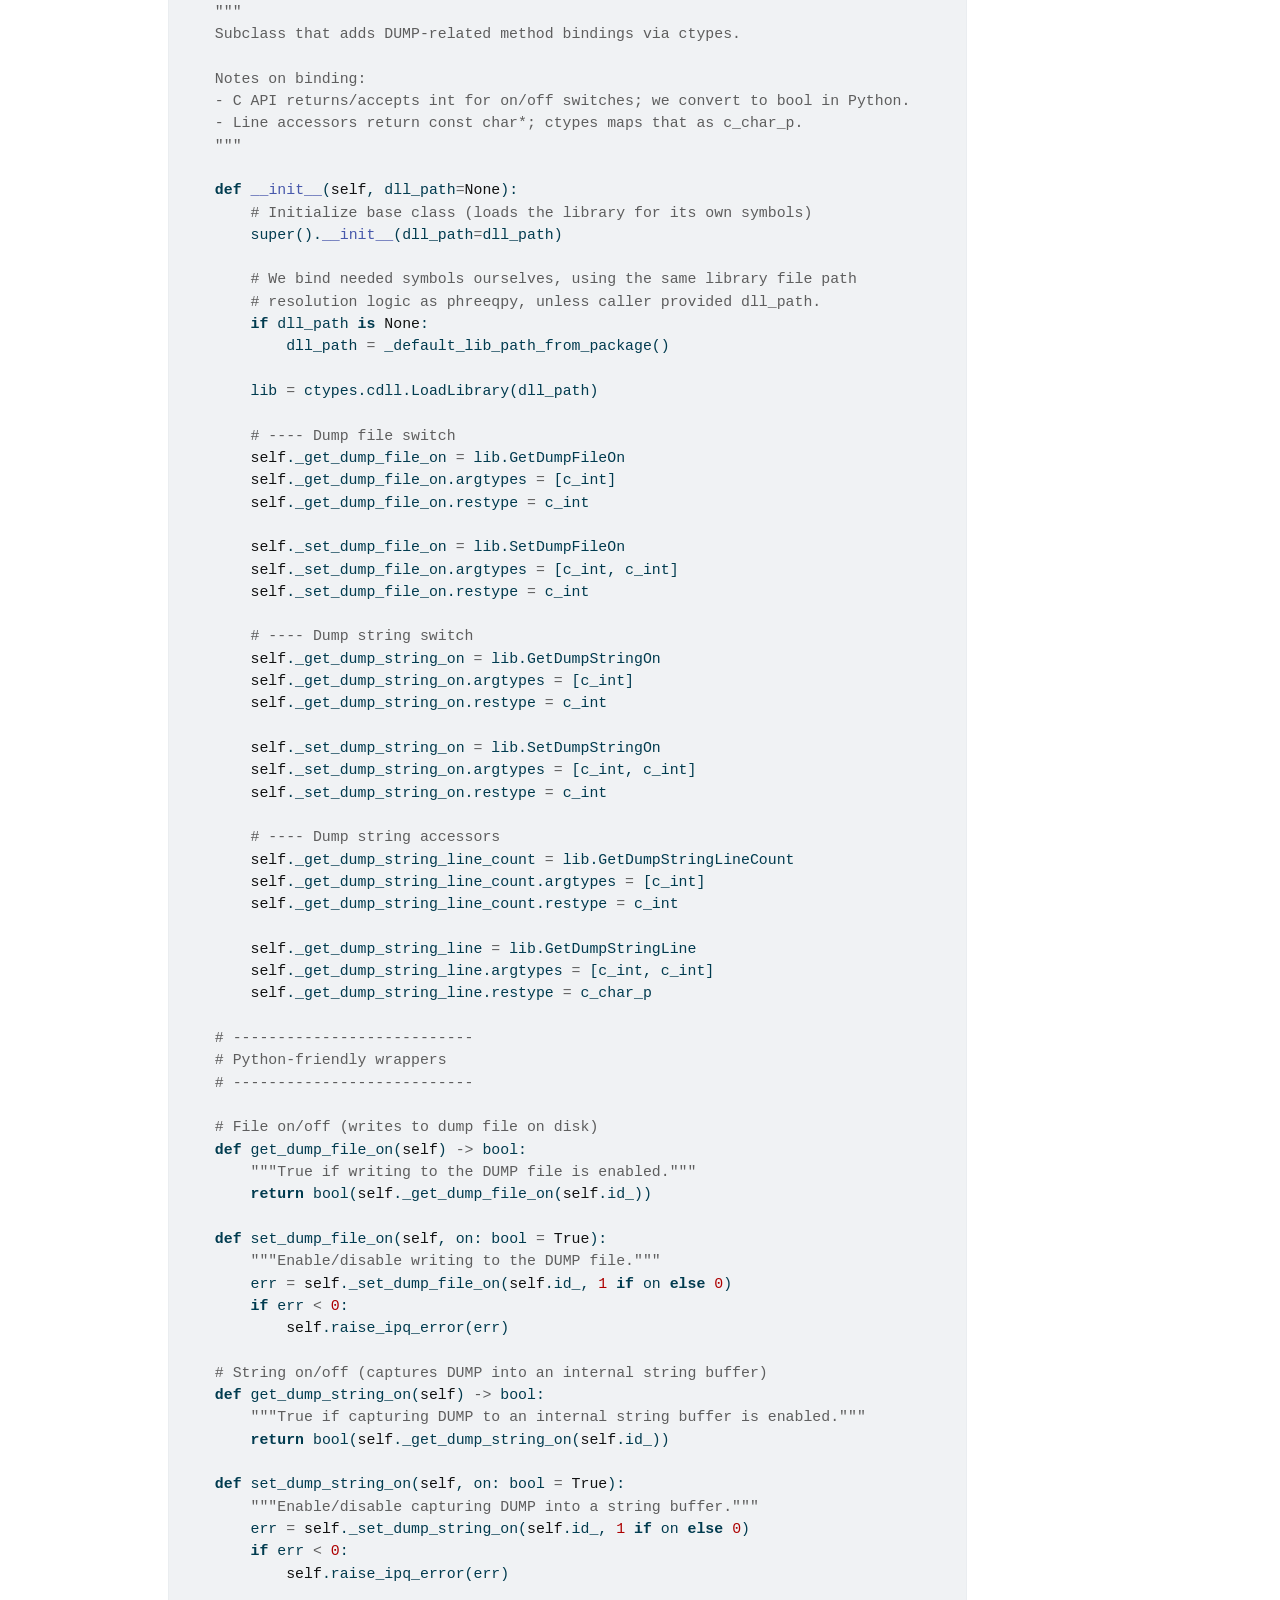
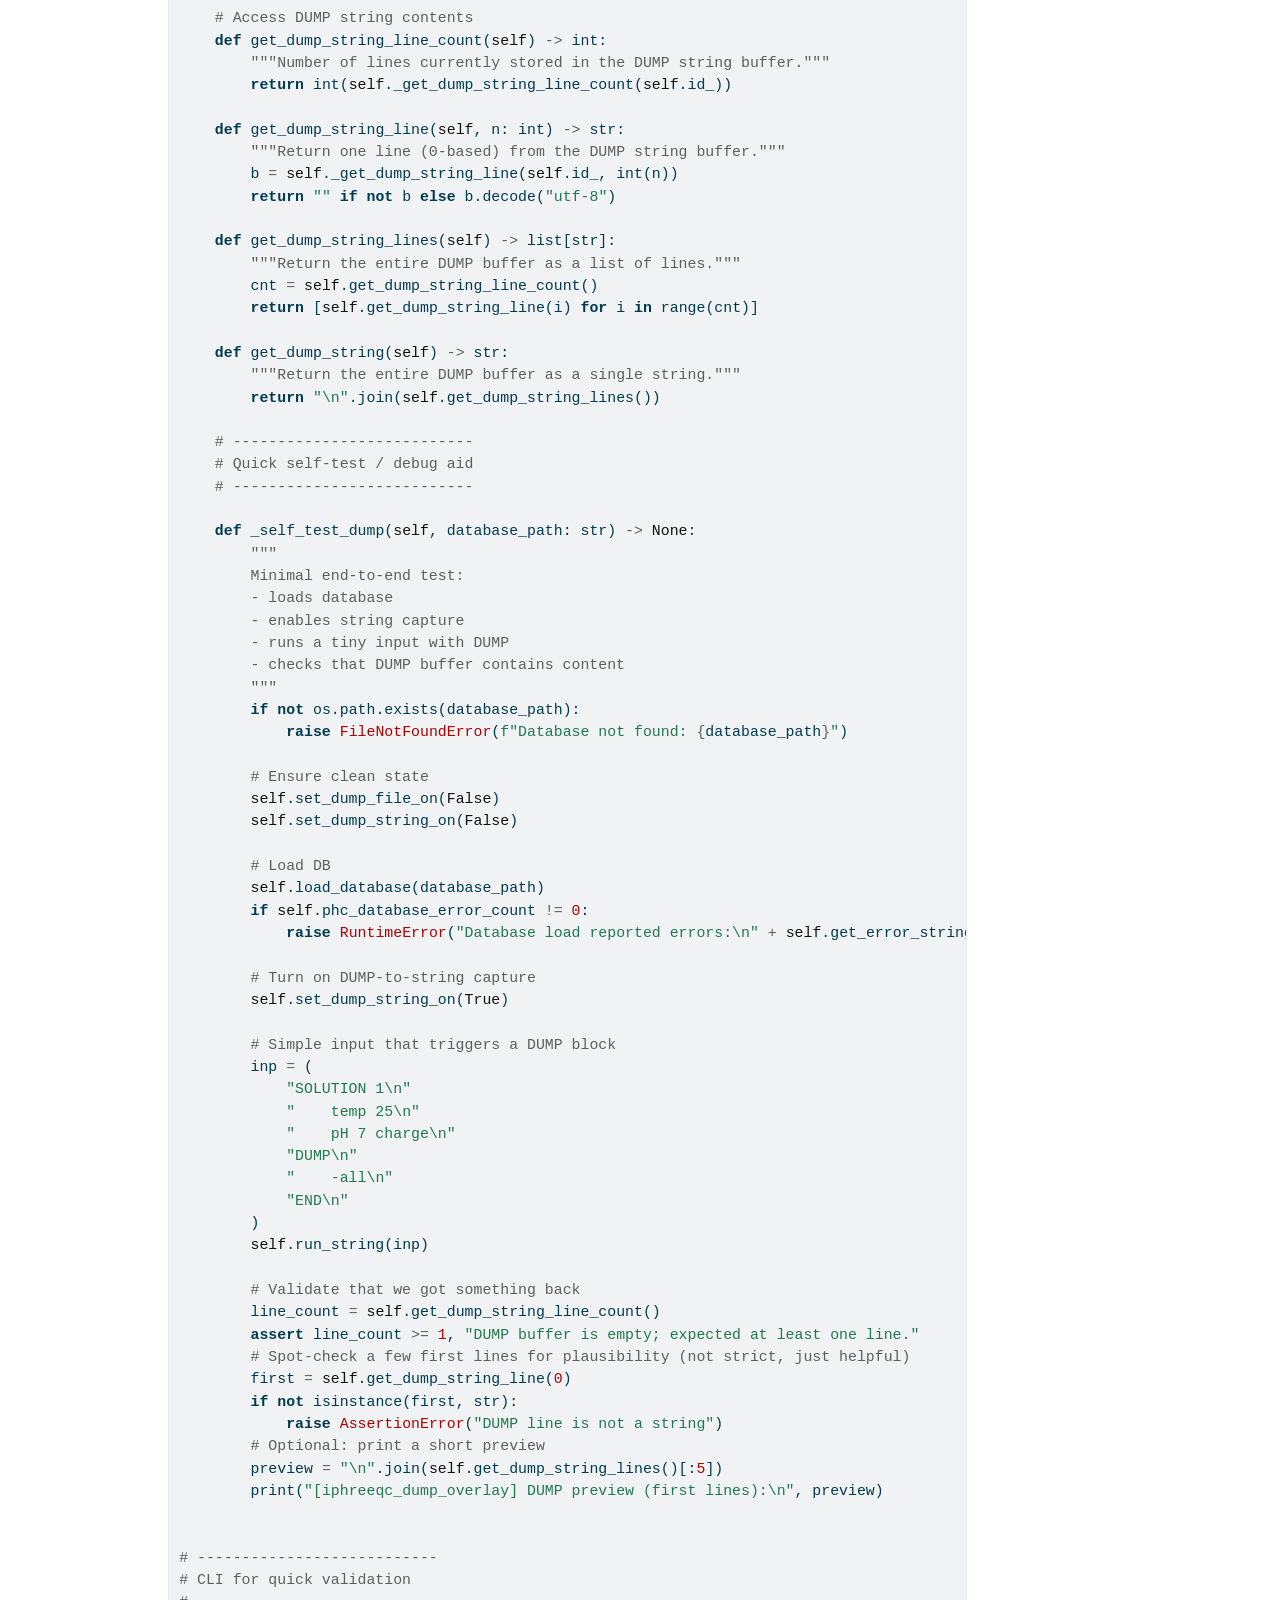
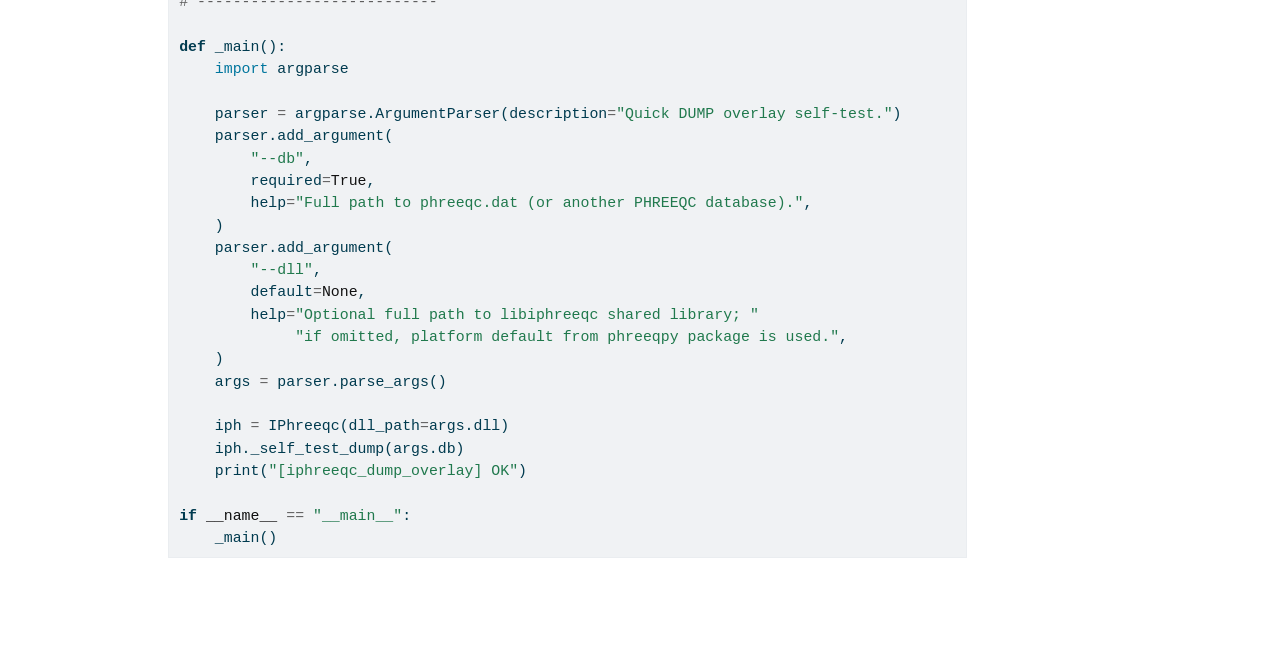
<file: docs/examples/add-dump-phreeqcpy.html>
<!DOCTYPE html>
<html xmlns="http://www.w3.org/1999/xhtml" lang="en" xml:lang="en"><head>

<meta charset="utf-8">
<meta name="generator" content="quarto-1.9.30">

<meta name="viewport" content="width=device-width, initial-scale=1.0, user-scalable=yes">


<title>Add DUMP functionality to phreeqpy – HydroReact</title>
<style>
/* Default styles provided by pandoc.
** See https://pandoc.org/MANUAL.html#variables-for-html for config info.
*/
code{white-space: pre-wrap;}
span.smallcaps{font-variant: small-caps;}
div.columns{display: flex; gap: min(4vw, 1.5em);}
div.column{flex: auto; overflow-x: auto;}
div.hanging-indent{margin-left: 1.5em; text-indent: -1.5em;}
ul.task-list{list-style: none;}
ul.task-list li input[type="checkbox"] {
  width: 0.8em;
  margin: 0 0.8em 0.2em -1em; /* quarto-specific, see https://github.com/quarto-dev/quarto-cli/issues/4556 */ 
  vertical-align: middle;
}
/* CSS for syntax highlighting */
html { -webkit-text-size-adjust: 100%; }
pre > code.sourceCode { white-space: pre; position: relative; }
pre > code.sourceCode > span { display: inline-block; line-height: 1.25; }
pre > code.sourceCode > span:empty { height: 1.2em; }
.sourceCode { overflow: visible; }
code.sourceCode > span { color: inherit; text-decoration: inherit; }
div.sourceCode { margin: 1em 0; }
pre.sourceCode { margin: 0; }
@media screen {
div.sourceCode { overflow: auto; }
}
@media print {
pre > code.sourceCode { white-space: pre-wrap; }
pre > code.sourceCode > span { text-indent: -5em; padding-left: 5em; }
}
pre.numberSource code
  { counter-reset: source-line 0; }
pre.numberSource code > span
  { position: relative; left: -4em; counter-increment: source-line; }
pre.numberSource code > span > a:first-child::before
  { content: counter(source-line);
    position: relative; left: -1em; text-align: right; vertical-align: baseline;
    border: none; display: inline-block;
    -webkit-touch-callout: none; -webkit-user-select: none;
    -khtml-user-select: none; -moz-user-select: none;
    -ms-user-select: none; user-select: none;
    padding: 0 4px; width: 4em;
  }
pre.numberSource { margin-left: 3em;  padding-left: 4px; }
div.sourceCode
  {   }
@media screen {
pre > code.sourceCode > span > a:first-child::before { text-decoration: underline; }
}
</style>


<script src="../site_libs/quarto-nav/quarto-nav.js"></script>
<script src="../site_libs/quarto-nav/headroom.min.js"></script>
<script src="../site_libs/clipboard/clipboard.min.js"></script>
<script src="../site_libs/quarto-search/autocomplete.umd.js"></script>
<script src="../site_libs/quarto-search/fuse.min.js"></script>
<script src="../site_libs/quarto-search/quarto-search.js"></script>
<meta name="quarto:offset" content="../">
<script src="../site_libs/quarto-html/quarto.js" type="module"></script>
<script src="../site_libs/quarto-html/tabsets/tabsets.js" type="module"></script>
<script src="../site_libs/quarto-html/popper.min.js"></script>
<script src="../site_libs/quarto-html/tippy.umd.min.js"></script>
<script src="../site_libs/quarto-html/anchor.min.js"></script>
<link href="../site_libs/quarto-html/tippy.css" rel="stylesheet">
<link href="../site_libs/quarto-html/quarto-syntax-highlighting-b6a8276bf55561bdbc268162d41bd1f7.css" rel="stylesheet" id="quarto-text-highlighting-styles">
<script src="../site_libs/bootstrap/bootstrap.min.js"></script>
<link href="../site_libs/bootstrap/bootstrap-icons.css" rel="stylesheet">
<link href="../site_libs/bootstrap/bootstrap-a0f9fd0d421825b736dc1bbcbcba2219.min.css" rel="stylesheet" append-hash="true" id="quarto-bootstrap" data-mode="light">
<script id="quarto-search-options" type="application/json">{
  "location": "navbar",
  "copy-button": false,
  "collapse-after": 3,
  "panel-placement": "end",
  "type": "overlay",
  "limit": 50,
  "keyboard-shortcut": [
    "f",
    "/",
    "s"
  ],
  "show-item-context": false,
  "language": {
    "search-no-results-text": "No results",
    "search-matching-documents-text": "matching documents",
    "search-copy-link-title": "Copy link to search",
    "search-hide-matches-text": "Hide additional matches",
    "search-more-match-text": "more match in this document",
    "search-more-matches-text": "more matches in this document",
    "search-clear-button-title": "Clear",
    "search-text-placeholder": "",
    "search-detached-cancel-button-title": "Cancel",
    "search-submit-button-title": "Submit",
    "search-label": "Search"
  }
}</script>


</head>

<body class="nav-fixed quarto-light">

<div id="quarto-search-results"></div>
  <header id="quarto-header" class="headroom fixed-top">
    <nav class="navbar navbar-expand-lg " data-bs-theme="dark">
      <div class="navbar-container container-fluid">
      <div class="navbar-brand-container mx-auto">
    <a class="navbar-brand" href="../index.html">
    <span class="navbar-title">HydroReact</span>
    </a>
  </div>
            <div id="quarto-search" class="" title="Search"></div>
          <button class="navbar-toggler" type="button" data-bs-toggle="collapse" data-bs-target="#navbarCollapse" aria-controls="navbarCollapse" role="menu" aria-expanded="false" aria-label="Toggle navigation" onclick="if (window.quartoToggleHeadroom) { window.quartoToggleHeadroom(); }">
  <span class="navbar-toggler-icon"></span>
</button>
          <div class="collapse navbar-collapse" id="navbarCollapse">
            <ul class="navbar-nav navbar-nav-scroll me-auto">
  <li class="nav-item">
    <a class="nav-link" href="../index.html"> 
<span class="menu-text">Home</span></a>
  </li>  
  <li class="nav-item">
    <a class="nav-link" href="../about.html"> 
<span class="menu-text">About</span></a>
  </li>  
</ul>
          </div> <!-- /navcollapse -->
            <div class="quarto-navbar-tools">
</div>
      </div> <!-- /container-fluid -->
    </nav>
</header>
<!-- content -->
<div id="quarto-content" class="quarto-container page-columns page-rows-contents page-layout-article page-navbar">
<!-- sidebar -->
<!-- margin-sidebar -->
    <div id="quarto-margin-sidebar" class="sidebar margin-sidebar zindex-bottom">
        
    </div>
<!-- main -->
<main class="content" id="quarto-document-content">

<header id="title-block-header" class="quarto-title-block default">
<div class="quarto-title">
<h1 class="title">Add <code>DUMP</code> functionality to phreeqpy</h1>
</div>



<div class="quarto-title-meta">

    
  
    
  </div>
  


</header>


<p>According to the manual phreeqpy exposes all available methods of PHREEQC module. However, method <code>GET_DUMP_STRING_LINES</code> and <code>DUMP</code> related methods are not available. But we know that <code>DUMP</code> instructions are very useful for exporting the exact state of a cell or exchanger, for example when computing transport outside of PHREEQC. Perhaps, I misread phreeqpy the documentation. Below is a vibe-coded modification of phreeqpy that correctly exposes methods related to <code>DUMP</code> instruction. I hardly take any credit here as the code was fully produced by ChatGPT.</p>
<p>The usage is explained below as well. A word of caution. Sometimes, it cases ipython kernel crash when you try accessing the <code>DUMP</code> string(s). This most likely means you forgot to put an <code>END</code> at the end of a simulation.</p>
<div class="code-copy-outer-scaffold"><div class="sourceCode" id="cb1"><pre class="sourceCode python code-with-copy"><code class="sourceCode python"><span id="cb1-1"><a href="#cb1-1" aria-hidden="true" tabindex="-1"></a><span class="co"># -*- coding: utf-8 -*-</span></span>
<span id="cb1-2"><a href="#cb1-2" aria-hidden="true" tabindex="-1"></a><span class="co">"""</span></span>
<span id="cb1-3"><a href="#cb1-3" aria-hidden="true" tabindex="-1"></a><span class="co">Overlay for phreeqpy.iphreeqc.phreeqc_dll that adds complete DUMP controls:</span></span>
<span id="cb1-4"><a href="#cb1-4" aria-hidden="true" tabindex="-1"></a><span class="co">- GetDumpFileOn / SetDumpFileOn</span></span>
<span id="cb1-5"><a href="#cb1-5" aria-hidden="true" tabindex="-1"></a><span class="co">- GetDumpStringOn / SetDumpStringOn</span></span>
<span id="cb1-6"><a href="#cb1-6" aria-hidden="true" tabindex="-1"></a><span class="co">- GetDumpStringLineCount / GetDumpStringLine</span></span>
<span id="cb1-7"><a href="#cb1-7" aria-hidden="true" tabindex="-1"></a></span>
<span id="cb1-8"><a href="#cb1-8" aria-hidden="true" tabindex="-1"></a><span class="co">Usage (example):</span></span>
<span id="cb1-9"><a href="#cb1-9" aria-hidden="true" tabindex="-1"></a><span class="co">    from iphreeqc_dump_overlay import IPhreeqc</span></span>
<span id="cb1-10"><a href="#cb1-10" aria-hidden="true" tabindex="-1"></a><span class="co">    phc = IPhreeqc()  # or IPhreeqc(dll_path=".../libiphreeqc-*.so|dll|dylib")</span></span>
<span id="cb1-11"><a href="#cb1-11" aria-hidden="true" tabindex="-1"></a><span class="co">    phc.load_database("/path/to/phreeqc.dat")</span></span>
<span id="cb1-12"><a href="#cb1-12" aria-hidden="true" tabindex="-1"></a><span class="co">    phc.set_dump_file_on(False)       # disable writing to file</span></span>
<span id="cb1-13"><a href="#cb1-13" aria-hidden="true" tabindex="-1"></a><span class="co">    phc.set_dump_string_on(True)      # capture DUMP into string buffer</span></span>
<span id="cb1-14"><a href="#cb1-14" aria-hidden="true" tabindex="-1"></a><span class="co">    phc.run_string("SOLUTION 1; temp 25; pH 7; DUMP; -all; </span><span class="re">END</span><span class="co">")</span></span>
<span id="cb1-15"><a href="#cb1-15" aria-hidden="true" tabindex="-1"></a><span class="co">    print(phc.get_dump_string())      # entire dump as one string</span></span>
<span id="cb1-16"><a href="#cb1-16" aria-hidden="true" tabindex="-1"></a></span>
<span id="cb1-17"><a href="#cb1-17" aria-hidden="true" tabindex="-1"></a><span class="co">Run module as a script for a quick self-test:</span></span>
<span id="cb1-18"><a href="#cb1-18" aria-hidden="true" tabindex="-1"></a><span class="co">    python -m iphreeqc_dump_overlay --db /full/path/to/phreeqc.dat</span></span>
<span id="cb1-19"><a href="#cb1-19" aria-hidden="true" tabindex="-1"></a><span class="co">"""</span></span>
<span id="cb1-20"><a href="#cb1-20" aria-hidden="true" tabindex="-1"></a></span>
<span id="cb1-21"><a href="#cb1-21" aria-hidden="true" tabindex="-1"></a><span class="im">import</span> ctypes</span>
<span id="cb1-22"><a href="#cb1-22" aria-hidden="true" tabindex="-1"></a><span class="im">import</span> os</span>
<span id="cb1-23"><a href="#cb1-23" aria-hidden="true" tabindex="-1"></a><span class="im">import</span> sys</span>
<span id="cb1-24"><a href="#cb1-24" aria-hidden="true" tabindex="-1"></a><span class="im">from</span> ctypes <span class="im">import</span> c_int, c_char_p</span>
<span id="cb1-25"><a href="#cb1-25" aria-hidden="true" tabindex="-1"></a></span>
<span id="cb1-26"><a href="#cb1-26" aria-hidden="true" tabindex="-1"></a><span class="co"># --- import base wrapper</span></span>
<span id="cb1-27"><a href="#cb1-27" aria-hidden="true" tabindex="-1"></a><span class="im">from</span> phreeqpy.iphreeqc.phreeqc_dll <span class="im">import</span> IPhreeqc <span class="im">as</span> _BaseIPhreeqc  <span class="co"># noqa: E402</span></span>
<span id="cb1-28"><a href="#cb1-28" aria-hidden="true" tabindex="-1"></a></span>
<span id="cb1-29"><a href="#cb1-29" aria-hidden="true" tabindex="-1"></a></span>
<span id="cb1-30"><a href="#cb1-30" aria-hidden="true" tabindex="-1"></a><span class="kw">def</span> _default_lib_path_from_package():</span>
<span id="cb1-31"><a href="#cb1-31" aria-hidden="true" tabindex="-1"></a>    <span class="co">"""</span></span>
<span id="cb1-32"><a href="#cb1-32" aria-hidden="true" tabindex="-1"></a><span class="co">    Reproduce phreeqpy's platform-specific library selection,</span></span>
<span id="cb1-33"><a href="#cb1-33" aria-hidden="true" tabindex="-1"></a><span class="co">    but resolve path relative to the phreeqpy.iphreeqc package.</span></span>
<span id="cb1-34"><a href="#cb1-34" aria-hidden="true" tabindex="-1"></a><span class="co">    """</span></span>
<span id="cb1-35"><a href="#cb1-35" aria-hidden="true" tabindex="-1"></a>    <span class="im">import</span> phreeqpy.iphreeqc <span class="im">as</span> iph_pkg</span>
<span id="cb1-36"><a href="#cb1-36" aria-hidden="true" tabindex="-1"></a>    base <span class="op">=</span> os.path.dirname(iph_pkg.<span class="va">__file__</span>)</span>
<span id="cb1-37"><a href="#cb1-37" aria-hidden="true" tabindex="-1"></a>    <span class="cf">if</span> sys.platform <span class="op">==</span> <span class="st">"win32"</span>:</span>
<span id="cb1-38"><a href="#cb1-38" aria-hidden="true" tabindex="-1"></a>        dll_name <span class="op">=</span> <span class="st">"phreeqc3/IPhreeqc-3.7.3.dll"</span></span>
<span id="cb1-39"><a href="#cb1-39" aria-hidden="true" tabindex="-1"></a>    <span class="cf">elif</span> sys.platform.startswith(<span class="st">"linux"</span>):</span>
<span id="cb1-40"><a href="#cb1-40" aria-hidden="true" tabindex="-1"></a>        dll_name <span class="op">=</span> <span class="st">"phreeqc3/libiphreeqc-3.7.3.so"</span></span>
<span id="cb1-41"><a href="#cb1-41" aria-hidden="true" tabindex="-1"></a>    <span class="cf">elif</span> sys.platform <span class="op">==</span> <span class="st">"darwin"</span>:</span>
<span id="cb1-42"><a href="#cb1-42" aria-hidden="true" tabindex="-1"></a>        machine <span class="op">=</span> os.uname()[<span class="op">-</span><span class="dv">1</span>]</span>
<span id="cb1-43"><a href="#cb1-43" aria-hidden="true" tabindex="-1"></a>        <span class="cf">if</span> machine <span class="op">==</span> <span class="st">"x86_64"</span>:</span>
<span id="cb1-44"><a href="#cb1-44" aria-hidden="true" tabindex="-1"></a>            dll_name <span class="op">=</span> <span class="st">"phreeqc3/libiphreeqc-3.7.3.dylib"</span></span>
<span id="cb1-45"><a href="#cb1-45" aria-hidden="true" tabindex="-1"></a>        <span class="cf">elif</span> machine <span class="op">==</span> <span class="st">"arm64"</span>:</span>
<span id="cb1-46"><a href="#cb1-46" aria-hidden="true" tabindex="-1"></a>            dll_name <span class="op">=</span> <span class="st">"phreeqc3/libiphreeqc-3.7.3-m1.dylib"</span></span>
<span id="cb1-47"><a href="#cb1-47" aria-hidden="true" tabindex="-1"></a>        <span class="cf">else</span>:</span>
<span id="cb1-48"><a href="#cb1-48" aria-hidden="true" tabindex="-1"></a>            <span class="cf">raise</span> <span class="pp">NotImplementedError</span>(<span class="ss">f"Unsupported macOS arch: </span><span class="sc">{</span>machine<span class="sc">}</span><span class="ss">"</span>)</span>
<span id="cb1-49"><a href="#cb1-49" aria-hidden="true" tabindex="-1"></a>    <span class="cf">else</span>:</span>
<span id="cb1-50"><a href="#cb1-50" aria-hidden="true" tabindex="-1"></a>        <span class="cf">raise</span> <span class="pp">NotImplementedError</span>(<span class="ss">f"Unsupported platform: </span><span class="sc">{</span>sys<span class="sc">.</span>platform<span class="sc">}</span><span class="ss">"</span>)</span>
<span id="cb1-51"><a href="#cb1-51" aria-hidden="true" tabindex="-1"></a>    <span class="cf">return</span> os.path.join(base, dll_name)</span>
<span id="cb1-52"><a href="#cb1-52" aria-hidden="true" tabindex="-1"></a></span>
<span id="cb1-53"><a href="#cb1-53" aria-hidden="true" tabindex="-1"></a></span>
<span id="cb1-54"><a href="#cb1-54" aria-hidden="true" tabindex="-1"></a><span class="kw">class</span> IPhreeqc(_BaseIPhreeqc):</span>
<span id="cb1-55"><a href="#cb1-55" aria-hidden="true" tabindex="-1"></a>    <span class="co">"""</span></span>
<span id="cb1-56"><a href="#cb1-56" aria-hidden="true" tabindex="-1"></a><span class="co">    Subclass that adds DUMP-related method bindings via ctypes.</span></span>
<span id="cb1-57"><a href="#cb1-57" aria-hidden="true" tabindex="-1"></a></span>
<span id="cb1-58"><a href="#cb1-58" aria-hidden="true" tabindex="-1"></a><span class="co">    Notes on binding:</span></span>
<span id="cb1-59"><a href="#cb1-59" aria-hidden="true" tabindex="-1"></a><span class="co">    - C API returns/accepts int for on/off switches; we convert to bool in Python.</span></span>
<span id="cb1-60"><a href="#cb1-60" aria-hidden="true" tabindex="-1"></a><span class="co">    - Line accessors return const char*; ctypes maps that as c_char_p.</span></span>
<span id="cb1-61"><a href="#cb1-61" aria-hidden="true" tabindex="-1"></a><span class="co">    """</span></span>
<span id="cb1-62"><a href="#cb1-62" aria-hidden="true" tabindex="-1"></a></span>
<span id="cb1-63"><a href="#cb1-63" aria-hidden="true" tabindex="-1"></a>    <span class="kw">def</span> <span class="fu">__init__</span>(<span class="va">self</span>, dll_path<span class="op">=</span><span class="va">None</span>):</span>
<span id="cb1-64"><a href="#cb1-64" aria-hidden="true" tabindex="-1"></a>        <span class="co"># Initialize base class (loads the library for its own symbols)</span></span>
<span id="cb1-65"><a href="#cb1-65" aria-hidden="true" tabindex="-1"></a>        <span class="bu">super</span>().<span class="fu">__init__</span>(dll_path<span class="op">=</span>dll_path)</span>
<span id="cb1-66"><a href="#cb1-66" aria-hidden="true" tabindex="-1"></a></span>
<span id="cb1-67"><a href="#cb1-67" aria-hidden="true" tabindex="-1"></a>        <span class="co"># We bind needed symbols ourselves, using the same library file path</span></span>
<span id="cb1-68"><a href="#cb1-68" aria-hidden="true" tabindex="-1"></a>        <span class="co"># resolution logic as phreeqpy, unless caller provided dll_path.</span></span>
<span id="cb1-69"><a href="#cb1-69" aria-hidden="true" tabindex="-1"></a>        <span class="cf">if</span> dll_path <span class="kw">is</span> <span class="va">None</span>:</span>
<span id="cb1-70"><a href="#cb1-70" aria-hidden="true" tabindex="-1"></a>            dll_path <span class="op">=</span> _default_lib_path_from_package()</span>
<span id="cb1-71"><a href="#cb1-71" aria-hidden="true" tabindex="-1"></a></span>
<span id="cb1-72"><a href="#cb1-72" aria-hidden="true" tabindex="-1"></a>        lib <span class="op">=</span> ctypes.cdll.LoadLibrary(dll_path)</span>
<span id="cb1-73"><a href="#cb1-73" aria-hidden="true" tabindex="-1"></a></span>
<span id="cb1-74"><a href="#cb1-74" aria-hidden="true" tabindex="-1"></a>        <span class="co"># ---- Dump file switch</span></span>
<span id="cb1-75"><a href="#cb1-75" aria-hidden="true" tabindex="-1"></a>        <span class="va">self</span>._get_dump_file_on <span class="op">=</span> lib.GetDumpFileOn</span>
<span id="cb1-76"><a href="#cb1-76" aria-hidden="true" tabindex="-1"></a>        <span class="va">self</span>._get_dump_file_on.argtypes <span class="op">=</span> [c_int]</span>
<span id="cb1-77"><a href="#cb1-77" aria-hidden="true" tabindex="-1"></a>        <span class="va">self</span>._get_dump_file_on.restype <span class="op">=</span> c_int</span>
<span id="cb1-78"><a href="#cb1-78" aria-hidden="true" tabindex="-1"></a></span>
<span id="cb1-79"><a href="#cb1-79" aria-hidden="true" tabindex="-1"></a>        <span class="va">self</span>._set_dump_file_on <span class="op">=</span> lib.SetDumpFileOn</span>
<span id="cb1-80"><a href="#cb1-80" aria-hidden="true" tabindex="-1"></a>        <span class="va">self</span>._set_dump_file_on.argtypes <span class="op">=</span> [c_int, c_int]</span>
<span id="cb1-81"><a href="#cb1-81" aria-hidden="true" tabindex="-1"></a>        <span class="va">self</span>._set_dump_file_on.restype <span class="op">=</span> c_int</span>
<span id="cb1-82"><a href="#cb1-82" aria-hidden="true" tabindex="-1"></a></span>
<span id="cb1-83"><a href="#cb1-83" aria-hidden="true" tabindex="-1"></a>        <span class="co"># ---- Dump string switch</span></span>
<span id="cb1-84"><a href="#cb1-84" aria-hidden="true" tabindex="-1"></a>        <span class="va">self</span>._get_dump_string_on <span class="op">=</span> lib.GetDumpStringOn</span>
<span id="cb1-85"><a href="#cb1-85" aria-hidden="true" tabindex="-1"></a>        <span class="va">self</span>._get_dump_string_on.argtypes <span class="op">=</span> [c_int]</span>
<span id="cb1-86"><a href="#cb1-86" aria-hidden="true" tabindex="-1"></a>        <span class="va">self</span>._get_dump_string_on.restype <span class="op">=</span> c_int</span>
<span id="cb1-87"><a href="#cb1-87" aria-hidden="true" tabindex="-1"></a></span>
<span id="cb1-88"><a href="#cb1-88" aria-hidden="true" tabindex="-1"></a>        <span class="va">self</span>._set_dump_string_on <span class="op">=</span> lib.SetDumpStringOn</span>
<span id="cb1-89"><a href="#cb1-89" aria-hidden="true" tabindex="-1"></a>        <span class="va">self</span>._set_dump_string_on.argtypes <span class="op">=</span> [c_int, c_int]</span>
<span id="cb1-90"><a href="#cb1-90" aria-hidden="true" tabindex="-1"></a>        <span class="va">self</span>._set_dump_string_on.restype <span class="op">=</span> c_int</span>
<span id="cb1-91"><a href="#cb1-91" aria-hidden="true" tabindex="-1"></a></span>
<span id="cb1-92"><a href="#cb1-92" aria-hidden="true" tabindex="-1"></a>        <span class="co"># ---- Dump string accessors</span></span>
<span id="cb1-93"><a href="#cb1-93" aria-hidden="true" tabindex="-1"></a>        <span class="va">self</span>._get_dump_string_line_count <span class="op">=</span> lib.GetDumpStringLineCount</span>
<span id="cb1-94"><a href="#cb1-94" aria-hidden="true" tabindex="-1"></a>        <span class="va">self</span>._get_dump_string_line_count.argtypes <span class="op">=</span> [c_int]</span>
<span id="cb1-95"><a href="#cb1-95" aria-hidden="true" tabindex="-1"></a>        <span class="va">self</span>._get_dump_string_line_count.restype <span class="op">=</span> c_int</span>
<span id="cb1-96"><a href="#cb1-96" aria-hidden="true" tabindex="-1"></a></span>
<span id="cb1-97"><a href="#cb1-97" aria-hidden="true" tabindex="-1"></a>        <span class="va">self</span>._get_dump_string_line <span class="op">=</span> lib.GetDumpStringLine</span>
<span id="cb1-98"><a href="#cb1-98" aria-hidden="true" tabindex="-1"></a>        <span class="va">self</span>._get_dump_string_line.argtypes <span class="op">=</span> [c_int, c_int]</span>
<span id="cb1-99"><a href="#cb1-99" aria-hidden="true" tabindex="-1"></a>        <span class="va">self</span>._get_dump_string_line.restype <span class="op">=</span> c_char_p</span>
<span id="cb1-100"><a href="#cb1-100" aria-hidden="true" tabindex="-1"></a></span>
<span id="cb1-101"><a href="#cb1-101" aria-hidden="true" tabindex="-1"></a>    <span class="co"># ---------------------------</span></span>
<span id="cb1-102"><a href="#cb1-102" aria-hidden="true" tabindex="-1"></a>    <span class="co"># Python-friendly wrappers</span></span>
<span id="cb1-103"><a href="#cb1-103" aria-hidden="true" tabindex="-1"></a>    <span class="co"># ---------------------------</span></span>
<span id="cb1-104"><a href="#cb1-104" aria-hidden="true" tabindex="-1"></a></span>
<span id="cb1-105"><a href="#cb1-105" aria-hidden="true" tabindex="-1"></a>    <span class="co"># File on/off (writes to dump file on disk)</span></span>
<span id="cb1-106"><a href="#cb1-106" aria-hidden="true" tabindex="-1"></a>    <span class="kw">def</span> get_dump_file_on(<span class="va">self</span>) <span class="op">-&gt;</span> <span class="bu">bool</span>:</span>
<span id="cb1-107"><a href="#cb1-107" aria-hidden="true" tabindex="-1"></a>        <span class="co">"""True if writing to the DUMP file is enabled."""</span></span>
<span id="cb1-108"><a href="#cb1-108" aria-hidden="true" tabindex="-1"></a>        <span class="cf">return</span> <span class="bu">bool</span>(<span class="va">self</span>._get_dump_file_on(<span class="va">self</span>.id_))</span>
<span id="cb1-109"><a href="#cb1-109" aria-hidden="true" tabindex="-1"></a></span>
<span id="cb1-110"><a href="#cb1-110" aria-hidden="true" tabindex="-1"></a>    <span class="kw">def</span> set_dump_file_on(<span class="va">self</span>, on: <span class="bu">bool</span> <span class="op">=</span> <span class="va">True</span>):</span>
<span id="cb1-111"><a href="#cb1-111" aria-hidden="true" tabindex="-1"></a>        <span class="co">"""Enable/disable writing to the DUMP file."""</span></span>
<span id="cb1-112"><a href="#cb1-112" aria-hidden="true" tabindex="-1"></a>        err <span class="op">=</span> <span class="va">self</span>._set_dump_file_on(<span class="va">self</span>.id_, <span class="dv">1</span> <span class="cf">if</span> on <span class="cf">else</span> <span class="dv">0</span>)</span>
<span id="cb1-113"><a href="#cb1-113" aria-hidden="true" tabindex="-1"></a>        <span class="cf">if</span> err <span class="op">&lt;</span> <span class="dv">0</span>:</span>
<span id="cb1-114"><a href="#cb1-114" aria-hidden="true" tabindex="-1"></a>            <span class="va">self</span>.raise_ipq_error(err)</span>
<span id="cb1-115"><a href="#cb1-115" aria-hidden="true" tabindex="-1"></a></span>
<span id="cb1-116"><a href="#cb1-116" aria-hidden="true" tabindex="-1"></a>    <span class="co"># String on/off (captures DUMP into an internal string buffer)</span></span>
<span id="cb1-117"><a href="#cb1-117" aria-hidden="true" tabindex="-1"></a>    <span class="kw">def</span> get_dump_string_on(<span class="va">self</span>) <span class="op">-&gt;</span> <span class="bu">bool</span>:</span>
<span id="cb1-118"><a href="#cb1-118" aria-hidden="true" tabindex="-1"></a>        <span class="co">"""True if capturing DUMP to an internal string buffer is enabled."""</span></span>
<span id="cb1-119"><a href="#cb1-119" aria-hidden="true" tabindex="-1"></a>        <span class="cf">return</span> <span class="bu">bool</span>(<span class="va">self</span>._get_dump_string_on(<span class="va">self</span>.id_))</span>
<span id="cb1-120"><a href="#cb1-120" aria-hidden="true" tabindex="-1"></a></span>
<span id="cb1-121"><a href="#cb1-121" aria-hidden="true" tabindex="-1"></a>    <span class="kw">def</span> set_dump_string_on(<span class="va">self</span>, on: <span class="bu">bool</span> <span class="op">=</span> <span class="va">True</span>):</span>
<span id="cb1-122"><a href="#cb1-122" aria-hidden="true" tabindex="-1"></a>        <span class="co">"""Enable/disable capturing DUMP into a string buffer."""</span></span>
<span id="cb1-123"><a href="#cb1-123" aria-hidden="true" tabindex="-1"></a>        err <span class="op">=</span> <span class="va">self</span>._set_dump_string_on(<span class="va">self</span>.id_, <span class="dv">1</span> <span class="cf">if</span> on <span class="cf">else</span> <span class="dv">0</span>)</span>
<span id="cb1-124"><a href="#cb1-124" aria-hidden="true" tabindex="-1"></a>        <span class="cf">if</span> err <span class="op">&lt;</span> <span class="dv">0</span>:</span>
<span id="cb1-125"><a href="#cb1-125" aria-hidden="true" tabindex="-1"></a>            <span class="va">self</span>.raise_ipq_error(err)</span>
<span id="cb1-126"><a href="#cb1-126" aria-hidden="true" tabindex="-1"></a></span>
<span id="cb1-127"><a href="#cb1-127" aria-hidden="true" tabindex="-1"></a>    <span class="co"># Access DUMP string contents</span></span>
<span id="cb1-128"><a href="#cb1-128" aria-hidden="true" tabindex="-1"></a>    <span class="kw">def</span> get_dump_string_line_count(<span class="va">self</span>) <span class="op">-&gt;</span> <span class="bu">int</span>:</span>
<span id="cb1-129"><a href="#cb1-129" aria-hidden="true" tabindex="-1"></a>        <span class="co">"""Number of lines currently stored in the DUMP string buffer."""</span></span>
<span id="cb1-130"><a href="#cb1-130" aria-hidden="true" tabindex="-1"></a>        <span class="cf">return</span> <span class="bu">int</span>(<span class="va">self</span>._get_dump_string_line_count(<span class="va">self</span>.id_))</span>
<span id="cb1-131"><a href="#cb1-131" aria-hidden="true" tabindex="-1"></a></span>
<span id="cb1-132"><a href="#cb1-132" aria-hidden="true" tabindex="-1"></a>    <span class="kw">def</span> get_dump_string_line(<span class="va">self</span>, n: <span class="bu">int</span>) <span class="op">-&gt;</span> <span class="bu">str</span>:</span>
<span id="cb1-133"><a href="#cb1-133" aria-hidden="true" tabindex="-1"></a>        <span class="co">"""Return one line (0-based) from the DUMP string buffer."""</span></span>
<span id="cb1-134"><a href="#cb1-134" aria-hidden="true" tabindex="-1"></a>        b <span class="op">=</span> <span class="va">self</span>._get_dump_string_line(<span class="va">self</span>.id_, <span class="bu">int</span>(n))</span>
<span id="cb1-135"><a href="#cb1-135" aria-hidden="true" tabindex="-1"></a>        <span class="cf">return</span> <span class="st">""</span> <span class="cf">if</span> <span class="kw">not</span> b <span class="cf">else</span> b.decode(<span class="st">"utf-8"</span>)</span>
<span id="cb1-136"><a href="#cb1-136" aria-hidden="true" tabindex="-1"></a></span>
<span id="cb1-137"><a href="#cb1-137" aria-hidden="true" tabindex="-1"></a>    <span class="kw">def</span> get_dump_string_lines(<span class="va">self</span>) <span class="op">-&gt;</span> <span class="bu">list</span>[<span class="bu">str</span>]:</span>
<span id="cb1-138"><a href="#cb1-138" aria-hidden="true" tabindex="-1"></a>        <span class="co">"""Return the entire DUMP buffer as a list of lines."""</span></span>
<span id="cb1-139"><a href="#cb1-139" aria-hidden="true" tabindex="-1"></a>        cnt <span class="op">=</span> <span class="va">self</span>.get_dump_string_line_count()</span>
<span id="cb1-140"><a href="#cb1-140" aria-hidden="true" tabindex="-1"></a>        <span class="cf">return</span> [<span class="va">self</span>.get_dump_string_line(i) <span class="cf">for</span> i <span class="kw">in</span> <span class="bu">range</span>(cnt)]</span>
<span id="cb1-141"><a href="#cb1-141" aria-hidden="true" tabindex="-1"></a></span>
<span id="cb1-142"><a href="#cb1-142" aria-hidden="true" tabindex="-1"></a>    <span class="kw">def</span> get_dump_string(<span class="va">self</span>) <span class="op">-&gt;</span> <span class="bu">str</span>:</span>
<span id="cb1-143"><a href="#cb1-143" aria-hidden="true" tabindex="-1"></a>        <span class="co">"""Return the entire DUMP buffer as a single string."""</span></span>
<span id="cb1-144"><a href="#cb1-144" aria-hidden="true" tabindex="-1"></a>        <span class="cf">return</span> <span class="st">"</span><span class="ch">\n</span><span class="st">"</span>.join(<span class="va">self</span>.get_dump_string_lines())</span>
<span id="cb1-145"><a href="#cb1-145" aria-hidden="true" tabindex="-1"></a></span>
<span id="cb1-146"><a href="#cb1-146" aria-hidden="true" tabindex="-1"></a>    <span class="co"># ---------------------------</span></span>
<span id="cb1-147"><a href="#cb1-147" aria-hidden="true" tabindex="-1"></a>    <span class="co"># Quick self-test / debug aid</span></span>
<span id="cb1-148"><a href="#cb1-148" aria-hidden="true" tabindex="-1"></a>    <span class="co"># ---------------------------</span></span>
<span id="cb1-149"><a href="#cb1-149" aria-hidden="true" tabindex="-1"></a></span>
<span id="cb1-150"><a href="#cb1-150" aria-hidden="true" tabindex="-1"></a>    <span class="kw">def</span> _self_test_dump(<span class="va">self</span>, database_path: <span class="bu">str</span>) <span class="op">-&gt;</span> <span class="va">None</span>:</span>
<span id="cb1-151"><a href="#cb1-151" aria-hidden="true" tabindex="-1"></a>        <span class="co">"""</span></span>
<span id="cb1-152"><a href="#cb1-152" aria-hidden="true" tabindex="-1"></a><span class="co">        Minimal end-to-end test:</span></span>
<span id="cb1-153"><a href="#cb1-153" aria-hidden="true" tabindex="-1"></a><span class="co">        - loads database</span></span>
<span id="cb1-154"><a href="#cb1-154" aria-hidden="true" tabindex="-1"></a><span class="co">        - enables string capture</span></span>
<span id="cb1-155"><a href="#cb1-155" aria-hidden="true" tabindex="-1"></a><span class="co">        - runs a tiny input with DUMP</span></span>
<span id="cb1-156"><a href="#cb1-156" aria-hidden="true" tabindex="-1"></a><span class="co">        - checks that DUMP buffer contains content</span></span>
<span id="cb1-157"><a href="#cb1-157" aria-hidden="true" tabindex="-1"></a><span class="co">        """</span></span>
<span id="cb1-158"><a href="#cb1-158" aria-hidden="true" tabindex="-1"></a>        <span class="cf">if</span> <span class="kw">not</span> os.path.exists(database_path):</span>
<span id="cb1-159"><a href="#cb1-159" aria-hidden="true" tabindex="-1"></a>            <span class="cf">raise</span> <span class="pp">FileNotFoundError</span>(<span class="ss">f"Database not found: </span><span class="sc">{</span>database_path<span class="sc">}</span><span class="ss">"</span>)</span>
<span id="cb1-160"><a href="#cb1-160" aria-hidden="true" tabindex="-1"></a></span>
<span id="cb1-161"><a href="#cb1-161" aria-hidden="true" tabindex="-1"></a>        <span class="co"># Ensure clean state</span></span>
<span id="cb1-162"><a href="#cb1-162" aria-hidden="true" tabindex="-1"></a>        <span class="va">self</span>.set_dump_file_on(<span class="va">False</span>)</span>
<span id="cb1-163"><a href="#cb1-163" aria-hidden="true" tabindex="-1"></a>        <span class="va">self</span>.set_dump_string_on(<span class="va">False</span>)</span>
<span id="cb1-164"><a href="#cb1-164" aria-hidden="true" tabindex="-1"></a></span>
<span id="cb1-165"><a href="#cb1-165" aria-hidden="true" tabindex="-1"></a>        <span class="co"># Load DB</span></span>
<span id="cb1-166"><a href="#cb1-166" aria-hidden="true" tabindex="-1"></a>        <span class="va">self</span>.load_database(database_path)</span>
<span id="cb1-167"><a href="#cb1-167" aria-hidden="true" tabindex="-1"></a>        <span class="cf">if</span> <span class="va">self</span>.phc_database_error_count <span class="op">!=</span> <span class="dv">0</span>:</span>
<span id="cb1-168"><a href="#cb1-168" aria-hidden="true" tabindex="-1"></a>            <span class="cf">raise</span> <span class="pp">RuntimeError</span>(<span class="st">"Database load reported errors:</span><span class="ch">\n</span><span class="st">"</span> <span class="op">+</span> <span class="va">self</span>.get_error_string())</span>
<span id="cb1-169"><a href="#cb1-169" aria-hidden="true" tabindex="-1"></a></span>
<span id="cb1-170"><a href="#cb1-170" aria-hidden="true" tabindex="-1"></a>        <span class="co"># Turn on DUMP-to-string capture</span></span>
<span id="cb1-171"><a href="#cb1-171" aria-hidden="true" tabindex="-1"></a>        <span class="va">self</span>.set_dump_string_on(<span class="va">True</span>)</span>
<span id="cb1-172"><a href="#cb1-172" aria-hidden="true" tabindex="-1"></a></span>
<span id="cb1-173"><a href="#cb1-173" aria-hidden="true" tabindex="-1"></a>        <span class="co"># Simple input that triggers a DUMP block</span></span>
<span id="cb1-174"><a href="#cb1-174" aria-hidden="true" tabindex="-1"></a>        inp <span class="op">=</span> (</span>
<span id="cb1-175"><a href="#cb1-175" aria-hidden="true" tabindex="-1"></a>            <span class="st">"SOLUTION 1</span><span class="ch">\n</span><span class="st">"</span></span>
<span id="cb1-176"><a href="#cb1-176" aria-hidden="true" tabindex="-1"></a>            <span class="st">"    temp 25</span><span class="ch">\n</span><span class="st">"</span></span>
<span id="cb1-177"><a href="#cb1-177" aria-hidden="true" tabindex="-1"></a>            <span class="st">"    pH 7 charge</span><span class="ch">\n</span><span class="st">"</span></span>
<span id="cb1-178"><a href="#cb1-178" aria-hidden="true" tabindex="-1"></a>            <span class="st">"DUMP</span><span class="ch">\n</span><span class="st">"</span></span>
<span id="cb1-179"><a href="#cb1-179" aria-hidden="true" tabindex="-1"></a>            <span class="st">"    -all</span><span class="ch">\n</span><span class="st">"</span></span>
<span id="cb1-180"><a href="#cb1-180" aria-hidden="true" tabindex="-1"></a>            <span class="st">"END</span><span class="ch">\n</span><span class="st">"</span></span>
<span id="cb1-181"><a href="#cb1-181" aria-hidden="true" tabindex="-1"></a>        )</span>
<span id="cb1-182"><a href="#cb1-182" aria-hidden="true" tabindex="-1"></a>        <span class="va">self</span>.run_string(inp)</span>
<span id="cb1-183"><a href="#cb1-183" aria-hidden="true" tabindex="-1"></a></span>
<span id="cb1-184"><a href="#cb1-184" aria-hidden="true" tabindex="-1"></a>        <span class="co"># Validate that we got something back</span></span>
<span id="cb1-185"><a href="#cb1-185" aria-hidden="true" tabindex="-1"></a>        line_count <span class="op">=</span> <span class="va">self</span>.get_dump_string_line_count()</span>
<span id="cb1-186"><a href="#cb1-186" aria-hidden="true" tabindex="-1"></a>        <span class="cf">assert</span> line_count <span class="op">&gt;=</span> <span class="dv">1</span>, <span class="st">"DUMP buffer is empty; expected at least one line."</span></span>
<span id="cb1-187"><a href="#cb1-187" aria-hidden="true" tabindex="-1"></a>        <span class="co"># Spot-check a few first lines for plausibility (not strict, just helpful)</span></span>
<span id="cb1-188"><a href="#cb1-188" aria-hidden="true" tabindex="-1"></a>        first <span class="op">=</span> <span class="va">self</span>.get_dump_string_line(<span class="dv">0</span>)</span>
<span id="cb1-189"><a href="#cb1-189" aria-hidden="true" tabindex="-1"></a>        <span class="cf">if</span> <span class="kw">not</span> <span class="bu">isinstance</span>(first, <span class="bu">str</span>):</span>
<span id="cb1-190"><a href="#cb1-190" aria-hidden="true" tabindex="-1"></a>            <span class="cf">raise</span> <span class="pp">AssertionError</span>(<span class="st">"DUMP line is not a string"</span>)</span>
<span id="cb1-191"><a href="#cb1-191" aria-hidden="true" tabindex="-1"></a>        <span class="co"># Optional: print a short preview</span></span>
<span id="cb1-192"><a href="#cb1-192" aria-hidden="true" tabindex="-1"></a>        preview <span class="op">=</span> <span class="st">"</span><span class="ch">\n</span><span class="st">"</span>.join(<span class="va">self</span>.get_dump_string_lines()[:<span class="dv">5</span>])</span>
<span id="cb1-193"><a href="#cb1-193" aria-hidden="true" tabindex="-1"></a>        <span class="bu">print</span>(<span class="st">"[iphreeqc_dump_overlay] DUMP preview (first lines):</span><span class="ch">\n</span><span class="st">"</span>, preview)</span>
<span id="cb1-194"><a href="#cb1-194" aria-hidden="true" tabindex="-1"></a></span>
<span id="cb1-195"><a href="#cb1-195" aria-hidden="true" tabindex="-1"></a></span>
<span id="cb1-196"><a href="#cb1-196" aria-hidden="true" tabindex="-1"></a><span class="co"># ---------------------------</span></span>
<span id="cb1-197"><a href="#cb1-197" aria-hidden="true" tabindex="-1"></a><span class="co"># CLI for quick validation</span></span>
<span id="cb1-198"><a href="#cb1-198" aria-hidden="true" tabindex="-1"></a><span class="co"># ---------------------------</span></span>
<span id="cb1-199"><a href="#cb1-199" aria-hidden="true" tabindex="-1"></a></span>
<span id="cb1-200"><a href="#cb1-200" aria-hidden="true" tabindex="-1"></a><span class="kw">def</span> _main():</span>
<span id="cb1-201"><a href="#cb1-201" aria-hidden="true" tabindex="-1"></a>    <span class="im">import</span> argparse</span>
<span id="cb1-202"><a href="#cb1-202" aria-hidden="true" tabindex="-1"></a></span>
<span id="cb1-203"><a href="#cb1-203" aria-hidden="true" tabindex="-1"></a>    parser <span class="op">=</span> argparse.ArgumentParser(description<span class="op">=</span><span class="st">"Quick DUMP overlay self-test."</span>)</span>
<span id="cb1-204"><a href="#cb1-204" aria-hidden="true" tabindex="-1"></a>    parser.add_argument(</span>
<span id="cb1-205"><a href="#cb1-205" aria-hidden="true" tabindex="-1"></a>        <span class="st">"--db"</span>,</span>
<span id="cb1-206"><a href="#cb1-206" aria-hidden="true" tabindex="-1"></a>        required<span class="op">=</span><span class="va">True</span>,</span>
<span id="cb1-207"><a href="#cb1-207" aria-hidden="true" tabindex="-1"></a>        <span class="bu">help</span><span class="op">=</span><span class="st">"Full path to phreeqc.dat (or another PHREEQC database)."</span>,</span>
<span id="cb1-208"><a href="#cb1-208" aria-hidden="true" tabindex="-1"></a>    )</span>
<span id="cb1-209"><a href="#cb1-209" aria-hidden="true" tabindex="-1"></a>    parser.add_argument(</span>
<span id="cb1-210"><a href="#cb1-210" aria-hidden="true" tabindex="-1"></a>        <span class="st">"--dll"</span>,</span>
<span id="cb1-211"><a href="#cb1-211" aria-hidden="true" tabindex="-1"></a>        default<span class="op">=</span><span class="va">None</span>,</span>
<span id="cb1-212"><a href="#cb1-212" aria-hidden="true" tabindex="-1"></a>        <span class="bu">help</span><span class="op">=</span><span class="st">"Optional full path to libiphreeqc shared library; "</span></span>
<span id="cb1-213"><a href="#cb1-213" aria-hidden="true" tabindex="-1"></a>             <span class="st">"if omitted, platform default from phreeqpy package is used."</span>,</span>
<span id="cb1-214"><a href="#cb1-214" aria-hidden="true" tabindex="-1"></a>    )</span>
<span id="cb1-215"><a href="#cb1-215" aria-hidden="true" tabindex="-1"></a>    args <span class="op">=</span> parser.parse_args()</span>
<span id="cb1-216"><a href="#cb1-216" aria-hidden="true" tabindex="-1"></a></span>
<span id="cb1-217"><a href="#cb1-217" aria-hidden="true" tabindex="-1"></a>    iph <span class="op">=</span> IPhreeqc(dll_path<span class="op">=</span>args.dll)</span>
<span id="cb1-218"><a href="#cb1-218" aria-hidden="true" tabindex="-1"></a>    iph._self_test_dump(args.db)</span>
<span id="cb1-219"><a href="#cb1-219" aria-hidden="true" tabindex="-1"></a>    <span class="bu">print</span>(<span class="st">"[iphreeqc_dump_overlay] OK"</span>)</span>
<span id="cb1-220"><a href="#cb1-220" aria-hidden="true" tabindex="-1"></a></span>
<span id="cb1-221"><a href="#cb1-221" aria-hidden="true" tabindex="-1"></a><span class="cf">if</span> <span class="va">__name__</span> <span class="op">==</span> <span class="st">"__main__"</span>:</span>
<span id="cb1-222"><a href="#cb1-222" aria-hidden="true" tabindex="-1"></a>    _main()</span></code></pre></div><button title="Copy to Clipboard" class="code-copy-button"><i class="bi"></i></button></div>



</main> <!-- /main -->
<script id="quarto-html-after-body" type="application/javascript">
  window.document.addEventListener("DOMContentLoaded", function (event) {
    const icon = "";
    const anchorJS = new window.AnchorJS();
    anchorJS.options = {
      placement: 'right',
      icon: icon
    };
    anchorJS.add('.anchored');
    const isCodeAnnotation = (el) => {
      for (const clz of el.classList) {
        if (clz.startsWith('code-annotation-')) {                     
          return true;
        }
      }
      return false;
    }
    const onCopySuccess = function(e) {
      // button target
      const button = e.trigger;
      // don't keep focus
      button.blur();
      // flash "checked"
      button.classList.add('code-copy-button-checked');
      var currentTitle = button.getAttribute("title");
      button.setAttribute("title", "Copied!");
      let tooltip;
      if (window.bootstrap) {
        button.setAttribute("data-bs-toggle", "tooltip");
        button.setAttribute("data-bs-placement", "left");
        button.setAttribute("data-bs-title", "Copied!");
        tooltip = new bootstrap.Tooltip(button, 
          { trigger: "manual", 
            customClass: "code-copy-button-tooltip",
            offset: [0, -8]});
        tooltip.show();    
      }
      setTimeout(function() {
        if (tooltip) {
          tooltip.hide();
          button.removeAttribute("data-bs-title");
          button.removeAttribute("data-bs-toggle");
          button.removeAttribute("data-bs-placement");
        }
        button.setAttribute("title", currentTitle);
        button.classList.remove('code-copy-button-checked');
      }, 1000);
      // clear code selection
      e.clearSelection();
    }
    const getTextToCopy = function(trigger) {
      const outerScaffold = trigger.parentElement.cloneNode(true);
      const codeEl = outerScaffold.querySelector('code');
      for (const childEl of codeEl.children) {
        if (isCodeAnnotation(childEl)) {
          childEl.remove();
        }
      }
      return codeEl.innerText;
    }
    const clipboard = new window.ClipboardJS('.code-copy-button:not([data-in-quarto-modal])', {
      text: getTextToCopy
    });
    clipboard.on('success', onCopySuccess);
    if (window.document.getElementById('quarto-embedded-source-code-modal')) {
      const clipboardModal = new window.ClipboardJS('.code-copy-button[data-in-quarto-modal]', {
        text: getTextToCopy,
        container: window.document.getElementById('quarto-embedded-source-code-modal')
      });
      clipboardModal.on('success', onCopySuccess);
    }
      var localhostRegex = new RegExp(/^(?:http|https):\/\/localhost\:?[0-9]*\//);
      var mailtoRegex = new RegExp(/^mailto:/);
        var filterRegex = new RegExp('/' + window.location.host + '/');
      var isInternal = (href) => {
          return filterRegex.test(href) || localhostRegex.test(href) || mailtoRegex.test(href);
      }
      // Inspect non-navigation links and adorn them if external
     var links = window.document.querySelectorAll('a[href]:not(.nav-link):not(.navbar-brand):not(.toc-action):not(.sidebar-link):not(.sidebar-item-toggle):not(.pagination-link):not(.no-external):not([aria-hidden]):not(.dropdown-item):not(.quarto-navigation-tool):not(.about-link)');
      for (var i=0; i<links.length; i++) {
        const link = links[i];
        if (!isInternal(link.href)) {
          // undo the damage that might have been done by quarto-nav.js in the case of
          // links that we want to consider external
          if (link.dataset.originalHref !== undefined) {
            link.href = link.dataset.originalHref;
          }
        }
      }
    function tippyHover(el, contentFn, onTriggerFn, onUntriggerFn) {
      const config = {
        allowHTML: true,
        maxWidth: 500,
        delay: 100,
        arrow: false,
        appendTo: function(el) {
            return el.parentElement;
        },
        interactive: true,
        interactiveBorder: 10,
        theme: 'quarto',
        placement: 'bottom-start',
      };
      if (contentFn) {
        config.content = contentFn;
      }
      if (onTriggerFn) {
        config.onTrigger = onTriggerFn;
      }
      if (onUntriggerFn) {
        config.onUntrigger = onUntriggerFn;
      }
      window.tippy(el, config); 
    }
    const noterefs = window.document.querySelectorAll('a[role="doc-noteref"]');
    for (var i=0; i<noterefs.length; i++) {
      const ref = noterefs[i];
      tippyHover(ref, function() {
        // use id or data attribute instead here
        let href = ref.getAttribute('data-footnote-href') || ref.getAttribute('href');
        try { href = new URL(href).hash; } catch {}
        const id = href.replace(/^#\/?/, "");
        const note = window.document.getElementById(id);
        if (note) {
          return note.innerHTML;
        } else {
          return "";
        }
      });
    }
    const xrefs = window.document.querySelectorAll('a.quarto-xref');
    const processXRef = (id, note) => {
      // Strip column container classes
      const stripColumnClz = (el) => {
        el.classList.remove("page-full", "page-columns");
        if (el.children) {
          for (const child of el.children) {
            stripColumnClz(child);
          }
        }
      }
      stripColumnClz(note)
      if (id === null || id.startsWith('sec-')) {
        // Special case sections, only their first couple elements
        const container = document.createElement("div");
        if (note.children && note.children.length > 2) {
          container.appendChild(note.children[0].cloneNode(true));
          for (let i = 1; i < note.children.length; i++) {
            const child = note.children[i];
            if (child.tagName === "P" && child.innerText === "") {
              continue;
            } else {
              container.appendChild(child.cloneNode(true));
              break;
            }
          }
          if (window.Quarto?.typesetMath) {
            window.Quarto.typesetMath(container);
          }
          return container.innerHTML
        } else {
          if (window.Quarto?.typesetMath) {
            window.Quarto.typesetMath(note);
          }
          return note.innerHTML;
        }
      } else {
        // Remove any anchor links if they are present
        const anchorLink = note.querySelector('a.anchorjs-link');
        if (anchorLink) {
          anchorLink.remove();
        }
        if (window.Quarto?.typesetMath) {
          window.Quarto.typesetMath(note);
        }
        if (note.classList.contains("callout")) {
          return note.outerHTML;
        } else {
          return note.innerHTML;
        }
      }
    }
    for (var i=0; i<xrefs.length; i++) {
      const xref = xrefs[i];
      tippyHover(xref, undefined, function(instance) {
        instance.disable();
        let url = xref.getAttribute('href');
        let hash = undefined; 
        if (url.startsWith('#')) {
          hash = url;
        } else {
          try { hash = new URL(url).hash; } catch {}
        }
        if (hash) {
          const id = hash.replace(/^#\/?/, "");
          const note = window.document.getElementById(id);
          if (note !== null) {
            try {
              const html = processXRef(id, note.cloneNode(true));
              instance.setContent(html);
            } finally {
              instance.enable();
              instance.show();
            }
          } else {
            // See if we can fetch this
            fetch(url.split('#')[0])
            .then(res => res.text())
            .then(html => {
              const parser = new DOMParser();
              const htmlDoc = parser.parseFromString(html, "text/html");
              const note = htmlDoc.getElementById(id);
              if (note !== null) {
                const html = processXRef(id, note);
                instance.setContent(html);
              } 
            }).finally(() => {
              instance.enable();
              instance.show();
            });
          }
        } else {
          // See if we can fetch a full url (with no hash to target)
          // This is a special case and we should probably do some content thinning / targeting
          fetch(url)
          .then(res => res.text())
          .then(html => {
            const parser = new DOMParser();
            const htmlDoc = parser.parseFromString(html, "text/html");
            const note = htmlDoc.querySelector('main.content');
            if (note !== null) {
              // This should only happen for chapter cross references
              // (since there is no id in the URL)
              // remove the first header
              if (note.children.length > 0 && note.children[0].tagName === "HEADER") {
                note.children[0].remove();
              }
              const html = processXRef(null, note);
              instance.setContent(html);
            } 
          }).finally(() => {
            instance.enable();
            instance.show();
          });
        }
      }, function(instance) {
      });
    }
        let selectedAnnoteEl;
        const selectorForAnnotation = ( cell, annotation) => {
          let cellAttr = 'data-code-cell="' + cell + '"';
          let lineAttr = 'data-code-annotation="' +  annotation + '"';
          const selector = 'span[' + cellAttr + '][' + lineAttr + ']';
          return selector;
        }
        const selectCodeLines = (annoteEl) => {
          const doc = window.document;
          const targetCell = annoteEl.getAttribute("data-target-cell");
          const targetAnnotation = annoteEl.getAttribute("data-target-annotation");
          const annoteSpan = window.document.querySelector(selectorForAnnotation(targetCell, targetAnnotation));
          const lines = annoteSpan.getAttribute("data-code-lines").split(",");
          const lineIds = lines.map((line) => {
            return targetCell + "-" + line;
          })
          let top = null;
          let height = null;
          let parent = null;
          if (lineIds.length > 0) {
              //compute the position of the single el (top and bottom and make a div)
              const el = window.document.getElementById(lineIds[0]);
              top = el.offsetTop;
              height = el.offsetHeight;
              parent = el.parentElement.parentElement;
            if (lineIds.length > 1) {
              const lastEl = window.document.getElementById(lineIds[lineIds.length - 1]);
              const bottom = lastEl.offsetTop + lastEl.offsetHeight;
              height = bottom - top;
            }
            if (top !== null && height !== null && parent !== null) {
              // cook up a div (if necessary) and position it 
              let div = window.document.getElementById("code-annotation-line-highlight");
              if (div === null) {
                div = window.document.createElement("div");
                div.setAttribute("id", "code-annotation-line-highlight");
                div.style.position = 'absolute';
                parent.appendChild(div);
              }
              div.style.top = top - 2 + "px";
              div.style.height = height + 4 + "px";
              div.style.left = 0;
              let gutterDiv = window.document.getElementById("code-annotation-line-highlight-gutter");
              if (gutterDiv === null) {
                gutterDiv = window.document.createElement("div");
                gutterDiv.setAttribute("id", "code-annotation-line-highlight-gutter");
                gutterDiv.style.position = 'absolute';
                const codeCell = window.document.getElementById(targetCell);
                const gutter = codeCell.querySelector('.code-annotation-gutter');
                gutter.appendChild(gutterDiv);
              }
              gutterDiv.style.top = top - 2 + "px";
              gutterDiv.style.height = height + 4 + "px";
            }
            selectedAnnoteEl = annoteEl;
          }
        };
        const unselectCodeLines = () => {
          const elementsIds = ["code-annotation-line-highlight", "code-annotation-line-highlight-gutter"];
          elementsIds.forEach((elId) => {
            const div = window.document.getElementById(elId);
            if (div) {
              div.remove();
            }
          });
          selectedAnnoteEl = undefined;
        };
          // Handle positioning of the toggle
      window.addEventListener(
        "resize",
        throttle(() => {
          elRect = undefined;
          if (selectedAnnoteEl) {
            selectCodeLines(selectedAnnoteEl);
          }
        }, 10)
      );
      function throttle(fn, ms) {
      let throttle = false;
      let timer;
        return (...args) => {
          if(!throttle) { // first call gets through
              fn.apply(this, args);
              throttle = true;
          } else { // all the others get throttled
              if(timer) clearTimeout(timer); // cancel #2
              timer = setTimeout(() => {
                fn.apply(this, args);
                timer = throttle = false;
              }, ms);
          }
        };
      }
        // Attach click handler to the DT
        const annoteDls = window.document.querySelectorAll('dt[data-target-cell]');
        for (const annoteDlNode of annoteDls) {
          annoteDlNode.addEventListener('click', (event) => {
            const clickedEl = event.target;
            if (clickedEl !== selectedAnnoteEl) {
              unselectCodeLines();
              const activeEl = window.document.querySelector('dt[data-target-cell].code-annotation-active');
              if (activeEl) {
                activeEl.classList.remove('code-annotation-active');
              }
              selectCodeLines(clickedEl);
              clickedEl.classList.add('code-annotation-active');
            } else {
              // Unselect the line
              unselectCodeLines();
              clickedEl.classList.remove('code-annotation-active');
            }
          });
        }
    const findCites = (el) => {
      const parentEl = el.parentElement;
      if (parentEl) {
        const cites = parentEl.dataset.cites;
        if (cites) {
          return {
            el,
            cites: cites.split(' ')
          };
        } else {
          return findCites(el.parentElement)
        }
      } else {
        return undefined;
      }
    };
    var bibliorefs = window.document.querySelectorAll('a[role="doc-biblioref"]');
    for (var i=0; i<bibliorefs.length; i++) {
      const ref = bibliorefs[i];
      const citeInfo = findCites(ref);
      if (citeInfo) {
        tippyHover(citeInfo.el, function() {
          var popup = window.document.createElement('div');
          citeInfo.cites.forEach(function(cite) {
            var citeDiv = window.document.createElement('div');
            citeDiv.classList.add('hanging-indent');
            citeDiv.classList.add('csl-entry');
            var biblioDiv = window.document.getElementById('ref-' + cite);
            if (biblioDiv) {
              citeDiv.innerHTML = biblioDiv.innerHTML;
            }
            popup.appendChild(citeDiv);
          });
          return popup.innerHTML;
        });
      }
    }
  });
  </script>
</div> <!-- /content -->




</body></html>
</file>
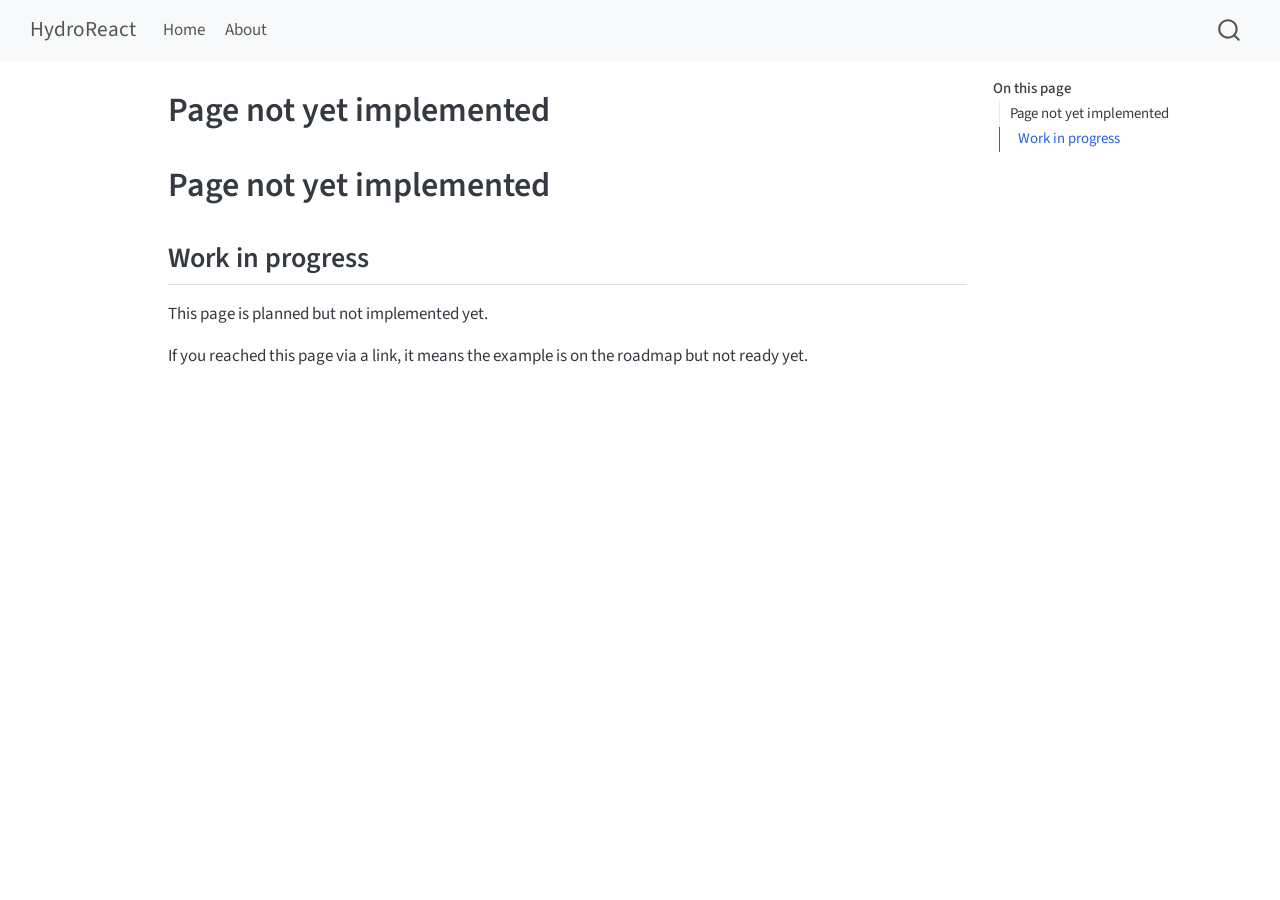
<file: docs/examples/mass-transfer-non-linear-ion-exchange-kinetics.html>
<!DOCTYPE html>
<html xmlns="http://www.w3.org/1999/xhtml" lang="en" xml:lang="en"><head>

<meta charset="utf-8">
<meta name="generator" content="quarto-1.9.30">

<meta name="viewport" content="width=device-width, initial-scale=1.0, user-scalable=yes">


<title>Page not yet implemented – HydroReact</title>
<style>
/* Default styles provided by pandoc.
** See https://pandoc.org/MANUAL.html#variables-for-html for config info.
*/
code{white-space: pre-wrap;}
span.smallcaps{font-variant: small-caps;}
div.columns{display: flex; gap: min(4vw, 1.5em);}
div.column{flex: auto; overflow-x: auto;}
div.hanging-indent{margin-left: 1.5em; text-indent: -1.5em;}
ul.task-list{list-style: none;}
ul.task-list li input[type="checkbox"] {
  width: 0.8em;
  margin: 0 0.8em 0.2em -1em; /* quarto-specific, see https://github.com/quarto-dev/quarto-cli/issues/4556 */ 
  vertical-align: middle;
}
</style>


<script src="../site_libs/quarto-nav/quarto-nav.js"></script>
<script src="../site_libs/quarto-nav/headroom.min.js"></script>
<script src="../site_libs/clipboard/clipboard.min.js"></script>
<script src="../site_libs/quarto-search/autocomplete.umd.js"></script>
<script src="../site_libs/quarto-search/fuse.min.js"></script>
<script src="../site_libs/quarto-search/quarto-search.js"></script>
<meta name="quarto:offset" content="../">
<script src="../site_libs/quarto-html/quarto.js" type="module"></script>
<script src="../site_libs/quarto-html/tabsets/tabsets.js" type="module"></script>
<script src="../site_libs/quarto-html/popper.min.js"></script>
<script src="../site_libs/quarto-html/tippy.umd.min.js"></script>
<script src="../site_libs/quarto-html/anchor.min.js"></script>
<link href="../site_libs/quarto-html/tippy.css" rel="stylesheet">
<link href="../site_libs/quarto-html/quarto-syntax-highlighting-b6a8276bf55561bdbc268162d41bd1f7.css" rel="stylesheet" id="quarto-text-highlighting-styles">
<script src="../site_libs/bootstrap/bootstrap.min.js"></script>
<link href="../site_libs/bootstrap/bootstrap-icons.css" rel="stylesheet">
<link href="../site_libs/bootstrap/bootstrap-a0f9fd0d421825b736dc1bbcbcba2219.min.css" rel="stylesheet" append-hash="true" id="quarto-bootstrap" data-mode="light">
<script id="quarto-search-options" type="application/json">{
  "location": "navbar",
  "copy-button": false,
  "collapse-after": 3,
  "panel-placement": "end",
  "type": "overlay",
  "limit": 50,
  "keyboard-shortcut": [
    "f",
    "/",
    "s"
  ],
  "show-item-context": false,
  "language": {
    "search-no-results-text": "No results",
    "search-matching-documents-text": "matching documents",
    "search-copy-link-title": "Copy link to search",
    "search-hide-matches-text": "Hide additional matches",
    "search-more-match-text": "more match in this document",
    "search-more-matches-text": "more matches in this document",
    "search-clear-button-title": "Clear",
    "search-text-placeholder": "",
    "search-detached-cancel-button-title": "Cancel",
    "search-submit-button-title": "Submit",
    "search-label": "Search"
  }
}</script>


</head>

<body class="nav-fixed quarto-light">

<div id="quarto-search-results"></div>
  <header id="quarto-header" class="headroom fixed-top">
    <nav class="navbar navbar-expand-lg " data-bs-theme="dark">
      <div class="navbar-container container-fluid">
      <div class="navbar-brand-container mx-auto">
    <a class="navbar-brand" href="../index.html">
    <span class="navbar-title">HydroReact</span>
    </a>
  </div>
            <div id="quarto-search" class="" title="Search"></div>
          <button class="navbar-toggler" type="button" data-bs-toggle="collapse" data-bs-target="#navbarCollapse" aria-controls="navbarCollapse" role="menu" aria-expanded="false" aria-label="Toggle navigation" onclick="if (window.quartoToggleHeadroom) { window.quartoToggleHeadroom(); }">
  <span class="navbar-toggler-icon"></span>
</button>
          <div class="collapse navbar-collapse" id="navbarCollapse">
            <ul class="navbar-nav navbar-nav-scroll me-auto">
  <li class="nav-item">
    <a class="nav-link" href="../index.html"> 
<span class="menu-text">Home</span></a>
  </li>  
  <li class="nav-item">
    <a class="nav-link" href="../about.html"> 
<span class="menu-text">About</span></a>
  </li>  
</ul>
          </div> <!-- /navcollapse -->
            <div class="quarto-navbar-tools">
</div>
      </div> <!-- /container-fluid -->
    </nav>
</header>
<!-- content -->
<div id="quarto-content" class="quarto-container page-columns page-rows-contents page-layout-article page-navbar">
<!-- sidebar -->
<!-- margin-sidebar -->
    <div id="quarto-margin-sidebar" class="sidebar margin-sidebar">
        <nav id="TOC" role="doc-toc" class="toc-active">
    <h2 id="toc-title">On this page</h2>
   
  <ul>
  <li><a href="#page-not-yet-implemented" id="toc-page-not-yet-implemented" class="nav-link active" data-scroll-target="#page-not-yet-implemented">Page not yet implemented</a>
  <ul class="collapse">
  <li><a href="#work-in-progress" id="toc-work-in-progress" class="nav-link" data-scroll-target="#work-in-progress">Work in progress</a></li>
  </ul></li>
  </ul>
</nav>
    </div>
<!-- main -->
<main class="content" id="quarto-document-content">

<header id="title-block-header" class="quarto-title-block default">
<div class="quarto-title">
<h1 class="title">Page not yet implemented</h1>
</div>



<div class="quarto-title-meta">

    
  
    
  </div>
  


</header>


<section id="page-not-yet-implemented" class="level1">
<h1>Page not yet implemented</h1>
<section id="work-in-progress" class="level2">
<h2 class="anchored" data-anchor-id="work-in-progress">Work in progress</h2>
<p>This page is planned but not implemented yet.</p>
<p>If you reached this page via a link, it means the example is on the roadmap but not ready yet.</p>


</section>
</section>

</main> <!-- /main -->
<script id="quarto-html-after-body" type="application/javascript">
  window.document.addEventListener("DOMContentLoaded", function (event) {
    const icon = "";
    const anchorJS = new window.AnchorJS();
    anchorJS.options = {
      placement: 'right',
      icon: icon
    };
    anchorJS.add('.anchored');
    const isCodeAnnotation = (el) => {
      for (const clz of el.classList) {
        if (clz.startsWith('code-annotation-')) {                     
          return true;
        }
      }
      return false;
    }
    const onCopySuccess = function(e) {
      // button target
      const button = e.trigger;
      // don't keep focus
      button.blur();
      // flash "checked"
      button.classList.add('code-copy-button-checked');
      var currentTitle = button.getAttribute("title");
      button.setAttribute("title", "Copied!");
      let tooltip;
      if (window.bootstrap) {
        button.setAttribute("data-bs-toggle", "tooltip");
        button.setAttribute("data-bs-placement", "left");
        button.setAttribute("data-bs-title", "Copied!");
        tooltip = new bootstrap.Tooltip(button, 
          { trigger: "manual", 
            customClass: "code-copy-button-tooltip",
            offset: [0, -8]});
        tooltip.show();    
      }
      setTimeout(function() {
        if (tooltip) {
          tooltip.hide();
          button.removeAttribute("data-bs-title");
          button.removeAttribute("data-bs-toggle");
          button.removeAttribute("data-bs-placement");
        }
        button.setAttribute("title", currentTitle);
        button.classList.remove('code-copy-button-checked');
      }, 1000);
      // clear code selection
      e.clearSelection();
    }
    const getTextToCopy = function(trigger) {
      const outerScaffold = trigger.parentElement.cloneNode(true);
      const codeEl = outerScaffold.querySelector('code');
      for (const childEl of codeEl.children) {
        if (isCodeAnnotation(childEl)) {
          childEl.remove();
        }
      }
      return codeEl.innerText;
    }
    const clipboard = new window.ClipboardJS('.code-copy-button:not([data-in-quarto-modal])', {
      text: getTextToCopy
    });
    clipboard.on('success', onCopySuccess);
    if (window.document.getElementById('quarto-embedded-source-code-modal')) {
      const clipboardModal = new window.ClipboardJS('.code-copy-button[data-in-quarto-modal]', {
        text: getTextToCopy,
        container: window.document.getElementById('quarto-embedded-source-code-modal')
      });
      clipboardModal.on('success', onCopySuccess);
    }
      var localhostRegex = new RegExp(/^(?:http|https):\/\/localhost\:?[0-9]*\//);
      var mailtoRegex = new RegExp(/^mailto:/);
        var filterRegex = new RegExp('/' + window.location.host + '/');
      var isInternal = (href) => {
          return filterRegex.test(href) || localhostRegex.test(href) || mailtoRegex.test(href);
      }
      // Inspect non-navigation links and adorn them if external
     var links = window.document.querySelectorAll('a[href]:not(.nav-link):not(.navbar-brand):not(.toc-action):not(.sidebar-link):not(.sidebar-item-toggle):not(.pagination-link):not(.no-external):not([aria-hidden]):not(.dropdown-item):not(.quarto-navigation-tool):not(.about-link)');
      for (var i=0; i<links.length; i++) {
        const link = links[i];
        if (!isInternal(link.href)) {
          // undo the damage that might have been done by quarto-nav.js in the case of
          // links that we want to consider external
          if (link.dataset.originalHref !== undefined) {
            link.href = link.dataset.originalHref;
          }
        }
      }
    function tippyHover(el, contentFn, onTriggerFn, onUntriggerFn) {
      const config = {
        allowHTML: true,
        maxWidth: 500,
        delay: 100,
        arrow: false,
        appendTo: function(el) {
            return el.parentElement;
        },
        interactive: true,
        interactiveBorder: 10,
        theme: 'quarto',
        placement: 'bottom-start',
      };
      if (contentFn) {
        config.content = contentFn;
      }
      if (onTriggerFn) {
        config.onTrigger = onTriggerFn;
      }
      if (onUntriggerFn) {
        config.onUntrigger = onUntriggerFn;
      }
      window.tippy(el, config); 
    }
    const noterefs = window.document.querySelectorAll('a[role="doc-noteref"]');
    for (var i=0; i<noterefs.length; i++) {
      const ref = noterefs[i];
      tippyHover(ref, function() {
        // use id or data attribute instead here
        let href = ref.getAttribute('data-footnote-href') || ref.getAttribute('href');
        try { href = new URL(href).hash; } catch {}
        const id = href.replace(/^#\/?/, "");
        const note = window.document.getElementById(id);
        if (note) {
          return note.innerHTML;
        } else {
          return "";
        }
      });
    }
    const xrefs = window.document.querySelectorAll('a.quarto-xref');
    const processXRef = (id, note) => {
      // Strip column container classes
      const stripColumnClz = (el) => {
        el.classList.remove("page-full", "page-columns");
        if (el.children) {
          for (const child of el.children) {
            stripColumnClz(child);
          }
        }
      }
      stripColumnClz(note)
      if (id === null || id.startsWith('sec-')) {
        // Special case sections, only their first couple elements
        const container = document.createElement("div");
        if (note.children && note.children.length > 2) {
          container.appendChild(note.children[0].cloneNode(true));
          for (let i = 1; i < note.children.length; i++) {
            const child = note.children[i];
            if (child.tagName === "P" && child.innerText === "") {
              continue;
            } else {
              container.appendChild(child.cloneNode(true));
              break;
            }
          }
          if (window.Quarto?.typesetMath) {
            window.Quarto.typesetMath(container);
          }
          return container.innerHTML
        } else {
          if (window.Quarto?.typesetMath) {
            window.Quarto.typesetMath(note);
          }
          return note.innerHTML;
        }
      } else {
        // Remove any anchor links if they are present
        const anchorLink = note.querySelector('a.anchorjs-link');
        if (anchorLink) {
          anchorLink.remove();
        }
        if (window.Quarto?.typesetMath) {
          window.Quarto.typesetMath(note);
        }
        if (note.classList.contains("callout")) {
          return note.outerHTML;
        } else {
          return note.innerHTML;
        }
      }
    }
    for (var i=0; i<xrefs.length; i++) {
      const xref = xrefs[i];
      tippyHover(xref, undefined, function(instance) {
        instance.disable();
        let url = xref.getAttribute('href');
        let hash = undefined; 
        if (url.startsWith('#')) {
          hash = url;
        } else {
          try { hash = new URL(url).hash; } catch {}
        }
        if (hash) {
          const id = hash.replace(/^#\/?/, "");
          const note = window.document.getElementById(id);
          if (note !== null) {
            try {
              const html = processXRef(id, note.cloneNode(true));
              instance.setContent(html);
            } finally {
              instance.enable();
              instance.show();
            }
          } else {
            // See if we can fetch this
            fetch(url.split('#')[0])
            .then(res => res.text())
            .then(html => {
              const parser = new DOMParser();
              const htmlDoc = parser.parseFromString(html, "text/html");
              const note = htmlDoc.getElementById(id);
              if (note !== null) {
                const html = processXRef(id, note);
                instance.setContent(html);
              } 
            }).finally(() => {
              instance.enable();
              instance.show();
            });
          }
        } else {
          // See if we can fetch a full url (with no hash to target)
          // This is a special case and we should probably do some content thinning / targeting
          fetch(url)
          .then(res => res.text())
          .then(html => {
            const parser = new DOMParser();
            const htmlDoc = parser.parseFromString(html, "text/html");
            const note = htmlDoc.querySelector('main.content');
            if (note !== null) {
              // This should only happen for chapter cross references
              // (since there is no id in the URL)
              // remove the first header
              if (note.children.length > 0 && note.children[0].tagName === "HEADER") {
                note.children[0].remove();
              }
              const html = processXRef(null, note);
              instance.setContent(html);
            } 
          }).finally(() => {
            instance.enable();
            instance.show();
          });
        }
      }, function(instance) {
      });
    }
        let selectedAnnoteEl;
        const selectorForAnnotation = ( cell, annotation) => {
          let cellAttr = 'data-code-cell="' + cell + '"';
          let lineAttr = 'data-code-annotation="' +  annotation + '"';
          const selector = 'span[' + cellAttr + '][' + lineAttr + ']';
          return selector;
        }
        const selectCodeLines = (annoteEl) => {
          const doc = window.document;
          const targetCell = annoteEl.getAttribute("data-target-cell");
          const targetAnnotation = annoteEl.getAttribute("data-target-annotation");
          const annoteSpan = window.document.querySelector(selectorForAnnotation(targetCell, targetAnnotation));
          const lines = annoteSpan.getAttribute("data-code-lines").split(",");
          const lineIds = lines.map((line) => {
            return targetCell + "-" + line;
          })
          let top = null;
          let height = null;
          let parent = null;
          if (lineIds.length > 0) {
              //compute the position of the single el (top and bottom and make a div)
              const el = window.document.getElementById(lineIds[0]);
              top = el.offsetTop;
              height = el.offsetHeight;
              parent = el.parentElement.parentElement;
            if (lineIds.length > 1) {
              const lastEl = window.document.getElementById(lineIds[lineIds.length - 1]);
              const bottom = lastEl.offsetTop + lastEl.offsetHeight;
              height = bottom - top;
            }
            if (top !== null && height !== null && parent !== null) {
              // cook up a div (if necessary) and position it 
              let div = window.document.getElementById("code-annotation-line-highlight");
              if (div === null) {
                div = window.document.createElement("div");
                div.setAttribute("id", "code-annotation-line-highlight");
                div.style.position = 'absolute';
                parent.appendChild(div);
              }
              div.style.top = top - 2 + "px";
              div.style.height = height + 4 + "px";
              div.style.left = 0;
              let gutterDiv = window.document.getElementById("code-annotation-line-highlight-gutter");
              if (gutterDiv === null) {
                gutterDiv = window.document.createElement("div");
                gutterDiv.setAttribute("id", "code-annotation-line-highlight-gutter");
                gutterDiv.style.position = 'absolute';
                const codeCell = window.document.getElementById(targetCell);
                const gutter = codeCell.querySelector('.code-annotation-gutter');
                gutter.appendChild(gutterDiv);
              }
              gutterDiv.style.top = top - 2 + "px";
              gutterDiv.style.height = height + 4 + "px";
            }
            selectedAnnoteEl = annoteEl;
          }
        };
        const unselectCodeLines = () => {
          const elementsIds = ["code-annotation-line-highlight", "code-annotation-line-highlight-gutter"];
          elementsIds.forEach((elId) => {
            const div = window.document.getElementById(elId);
            if (div) {
              div.remove();
            }
          });
          selectedAnnoteEl = undefined;
        };
          // Handle positioning of the toggle
      window.addEventListener(
        "resize",
        throttle(() => {
          elRect = undefined;
          if (selectedAnnoteEl) {
            selectCodeLines(selectedAnnoteEl);
          }
        }, 10)
      );
      function throttle(fn, ms) {
      let throttle = false;
      let timer;
        return (...args) => {
          if(!throttle) { // first call gets through
              fn.apply(this, args);
              throttle = true;
          } else { // all the others get throttled
              if(timer) clearTimeout(timer); // cancel #2
              timer = setTimeout(() => {
                fn.apply(this, args);
                timer = throttle = false;
              }, ms);
          }
        };
      }
        // Attach click handler to the DT
        const annoteDls = window.document.querySelectorAll('dt[data-target-cell]');
        for (const annoteDlNode of annoteDls) {
          annoteDlNode.addEventListener('click', (event) => {
            const clickedEl = event.target;
            if (clickedEl !== selectedAnnoteEl) {
              unselectCodeLines();
              const activeEl = window.document.querySelector('dt[data-target-cell].code-annotation-active');
              if (activeEl) {
                activeEl.classList.remove('code-annotation-active');
              }
              selectCodeLines(clickedEl);
              clickedEl.classList.add('code-annotation-active');
            } else {
              // Unselect the line
              unselectCodeLines();
              clickedEl.classList.remove('code-annotation-active');
            }
          });
        }
    const findCites = (el) => {
      const parentEl = el.parentElement;
      if (parentEl) {
        const cites = parentEl.dataset.cites;
        if (cites) {
          return {
            el,
            cites: cites.split(' ')
          };
        } else {
          return findCites(el.parentElement)
        }
      } else {
        return undefined;
      }
    };
    var bibliorefs = window.document.querySelectorAll('a[role="doc-biblioref"]');
    for (var i=0; i<bibliorefs.length; i++) {
      const ref = bibliorefs[i];
      const citeInfo = findCites(ref);
      if (citeInfo) {
        tippyHover(citeInfo.el, function() {
          var popup = window.document.createElement('div');
          citeInfo.cites.forEach(function(cite) {
            var citeDiv = window.document.createElement('div');
            citeDiv.classList.add('hanging-indent');
            citeDiv.classList.add('csl-entry');
            var biblioDiv = window.document.getElementById('ref-' + cite);
            if (biblioDiv) {
              citeDiv.innerHTML = biblioDiv.innerHTML;
            }
            popup.appendChild(citeDiv);
          });
          return popup.innerHTML;
        });
      }
    }
  });
  </script>
</div> <!-- /content -->




</body></html>
</file>
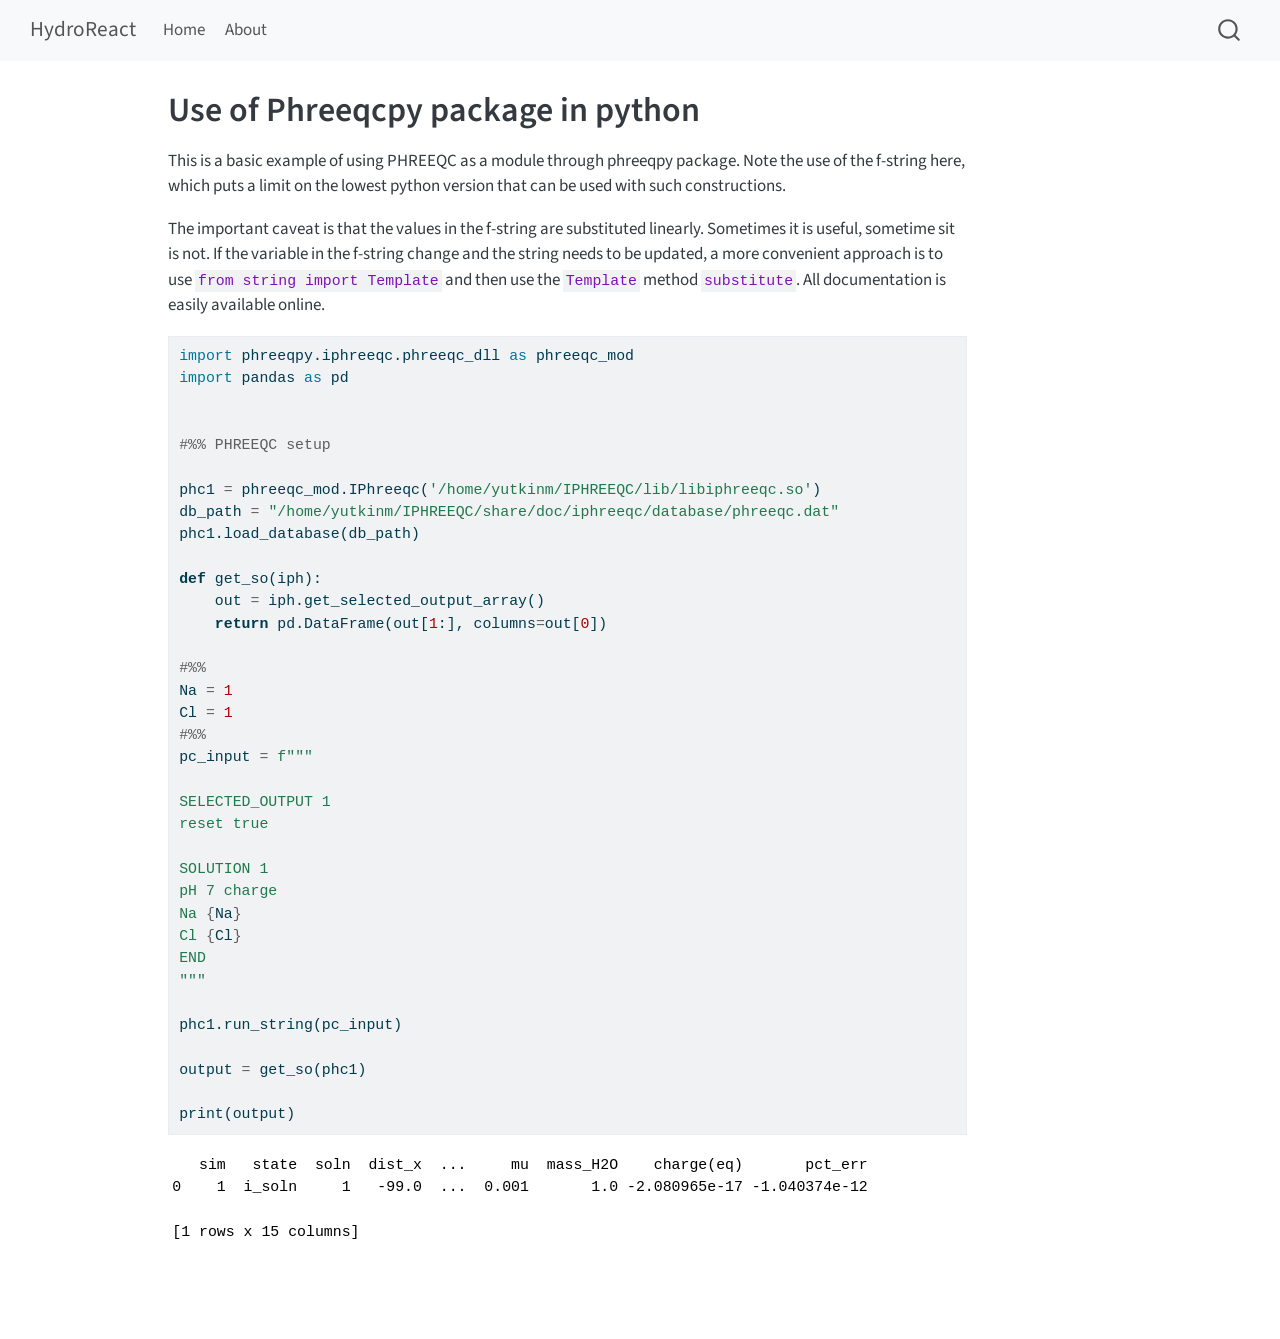
<file: docs/examples/phreeqc-in-python.html>
<!DOCTYPE html>
<html xmlns="http://www.w3.org/1999/xhtml" lang="en" xml:lang="en"><head>

<meta charset="utf-8">
<meta name="generator" content="quarto-1.9.30">

<meta name="viewport" content="width=device-width, initial-scale=1.0, user-scalable=yes">


<title>Use of Phreeqcpy package in python – HydroReact</title>
<style>
/* Default styles provided by pandoc.
** See https://pandoc.org/MANUAL.html#variables-for-html for config info.
*/
code{white-space: pre-wrap;}
span.smallcaps{font-variant: small-caps;}
div.columns{display: flex; gap: min(4vw, 1.5em);}
div.column{flex: auto; overflow-x: auto;}
div.hanging-indent{margin-left: 1.5em; text-indent: -1.5em;}
ul.task-list{list-style: none;}
ul.task-list li input[type="checkbox"] {
  width: 0.8em;
  margin: 0 0.8em 0.2em -1em; /* quarto-specific, see https://github.com/quarto-dev/quarto-cli/issues/4556 */ 
  vertical-align: middle;
}
/* CSS for syntax highlighting */
html { -webkit-text-size-adjust: 100%; }
pre > code.sourceCode { white-space: pre; position: relative; }
pre > code.sourceCode > span { display: inline-block; line-height: 1.25; }
pre > code.sourceCode > span:empty { height: 1.2em; }
.sourceCode { overflow: visible; }
code.sourceCode > span { color: inherit; text-decoration: inherit; }
div.sourceCode { margin: 1em 0; }
pre.sourceCode { margin: 0; }
@media screen {
div.sourceCode { overflow: auto; }
}
@media print {
pre > code.sourceCode { white-space: pre-wrap; }
pre > code.sourceCode > span { text-indent: -5em; padding-left: 5em; }
}
pre.numberSource code
  { counter-reset: source-line 0; }
pre.numberSource code > span
  { position: relative; left: -4em; counter-increment: source-line; }
pre.numberSource code > span > a:first-child::before
  { content: counter(source-line);
    position: relative; left: -1em; text-align: right; vertical-align: baseline;
    border: none; display: inline-block;
    -webkit-touch-callout: none; -webkit-user-select: none;
    -khtml-user-select: none; -moz-user-select: none;
    -ms-user-select: none; user-select: none;
    padding: 0 4px; width: 4em;
  }
pre.numberSource { margin-left: 3em;  padding-left: 4px; }
div.sourceCode
  {   }
@media screen {
pre > code.sourceCode > span > a:first-child::before { text-decoration: underline; }
}
</style>


<script src="../site_libs/quarto-nav/quarto-nav.js"></script>
<script src="../site_libs/quarto-nav/headroom.min.js"></script>
<script src="../site_libs/clipboard/clipboard.min.js"></script>
<script src="../site_libs/quarto-search/autocomplete.umd.js"></script>
<script src="../site_libs/quarto-search/fuse.min.js"></script>
<script src="../site_libs/quarto-search/quarto-search.js"></script>
<meta name="quarto:offset" content="../">
<script src="../site_libs/quarto-html/quarto.js" type="module"></script>
<script src="../site_libs/quarto-html/tabsets/tabsets.js" type="module"></script>
<script src="../site_libs/quarto-html/popper.min.js"></script>
<script src="../site_libs/quarto-html/tippy.umd.min.js"></script>
<script src="../site_libs/quarto-html/anchor.min.js"></script>
<link href="../site_libs/quarto-html/tippy.css" rel="stylesheet">
<link href="../site_libs/quarto-html/quarto-syntax-highlighting-b6a8276bf55561bdbc268162d41bd1f7.css" rel="stylesheet" id="quarto-text-highlighting-styles">
<script src="../site_libs/bootstrap/bootstrap.min.js"></script>
<link href="../site_libs/bootstrap/bootstrap-icons.css" rel="stylesheet">
<link href="../site_libs/bootstrap/bootstrap-a0f9fd0d421825b736dc1bbcbcba2219.min.css" rel="stylesheet" append-hash="true" id="quarto-bootstrap" data-mode="light">
<script id="quarto-search-options" type="application/json">{
  "location": "navbar",
  "copy-button": false,
  "collapse-after": 3,
  "panel-placement": "end",
  "type": "overlay",
  "limit": 50,
  "keyboard-shortcut": [
    "f",
    "/",
    "s"
  ],
  "show-item-context": false,
  "language": {
    "search-no-results-text": "No results",
    "search-matching-documents-text": "matching documents",
    "search-copy-link-title": "Copy link to search",
    "search-hide-matches-text": "Hide additional matches",
    "search-more-match-text": "more match in this document",
    "search-more-matches-text": "more matches in this document",
    "search-clear-button-title": "Clear",
    "search-text-placeholder": "",
    "search-detached-cancel-button-title": "Cancel",
    "search-submit-button-title": "Submit",
    "search-label": "Search"
  }
}</script>


</head>

<body class="nav-fixed quarto-light">

<div id="quarto-search-results"></div>
  <header id="quarto-header" class="headroom fixed-top">
    <nav class="navbar navbar-expand-lg " data-bs-theme="dark">
      <div class="navbar-container container-fluid">
      <div class="navbar-brand-container mx-auto">
    <a class="navbar-brand" href="../index.html">
    <span class="navbar-title">HydroReact</span>
    </a>
  </div>
            <div id="quarto-search" class="" title="Search"></div>
          <button class="navbar-toggler" type="button" data-bs-toggle="collapse" data-bs-target="#navbarCollapse" aria-controls="navbarCollapse" role="menu" aria-expanded="false" aria-label="Toggle navigation" onclick="if (window.quartoToggleHeadroom) { window.quartoToggleHeadroom(); }">
  <span class="navbar-toggler-icon"></span>
</button>
          <div class="collapse navbar-collapse" id="navbarCollapse">
            <ul class="navbar-nav navbar-nav-scroll me-auto">
  <li class="nav-item">
    <a class="nav-link" href="../index.html"> 
<span class="menu-text">Home</span></a>
  </li>  
  <li class="nav-item">
    <a class="nav-link" href="../about.html"> 
<span class="menu-text">About</span></a>
  </li>  
</ul>
          </div> <!-- /navcollapse -->
            <div class="quarto-navbar-tools">
</div>
      </div> <!-- /container-fluid -->
    </nav>
</header>
<!-- content -->
<div id="quarto-content" class="quarto-container page-columns page-rows-contents page-layout-article page-navbar">
<!-- sidebar -->
<!-- margin-sidebar -->
    <div id="quarto-margin-sidebar" class="sidebar margin-sidebar zindex-bottom">
        
    </div>
<!-- main -->
<main class="content" id="quarto-document-content">

<header id="title-block-header" class="quarto-title-block default">
<div class="quarto-title">
<h1 class="title">Use of Phreeqcpy package in python</h1>
</div>



<div class="quarto-title-meta">

    
  
    
  </div>
  


</header>


<p>This is a basic example of using PHREEQC as a module through phreeqpy package. Note the use of the f-string here, which puts a limit on the lowest python version that can be used with such constructions.</p>
<p>The important caveat is that the values in the f-string are substituted linearly. Sometimes it is useful, sometime sit is not. If the variable in the f-string change and the string needs to be updated, a more convenient approach is to use <code>from string import Template</code> and then use the <code>Template</code> method <code>substitute</code>. All documentation is easily available online.</p>
<div class="code-copy-outer-scaffold"><div class="sourceCode" id="cb1"><pre class="sourceCode python code-with-copy"><code class="sourceCode python"><span id="cb1-1"><a href="#cb1-1" aria-hidden="true" tabindex="-1"></a><span class="im">import</span> phreeqpy.iphreeqc.phreeqc_dll <span class="im">as</span> phreeqc_mod</span>
<span id="cb1-2"><a href="#cb1-2" aria-hidden="true" tabindex="-1"></a><span class="im">import</span> pandas <span class="im">as</span> pd</span>
<span id="cb1-3"><a href="#cb1-3" aria-hidden="true" tabindex="-1"></a></span>
<span id="cb1-4"><a href="#cb1-4" aria-hidden="true" tabindex="-1"></a></span>
<span id="cb1-5"><a href="#cb1-5" aria-hidden="true" tabindex="-1"></a><span class="co">#%% PHREEQC setup</span></span>
<span id="cb1-6"><a href="#cb1-6" aria-hidden="true" tabindex="-1"></a></span>
<span id="cb1-7"><a href="#cb1-7" aria-hidden="true" tabindex="-1"></a>phc1 <span class="op">=</span> phreeqc_mod.IPhreeqc(<span class="st">'/home/yutkinm/IPHREEQC/lib/libiphreeqc.so'</span>)</span>
<span id="cb1-8"><a href="#cb1-8" aria-hidden="true" tabindex="-1"></a>db_path <span class="op">=</span> <span class="st">"/home/yutkinm/IPHREEQC/share/doc/iphreeqc/database/phreeqc.dat"</span></span>
<span id="cb1-9"><a href="#cb1-9" aria-hidden="true" tabindex="-1"></a>phc1.load_database(db_path)</span>
<span id="cb1-10"><a href="#cb1-10" aria-hidden="true" tabindex="-1"></a></span>
<span id="cb1-11"><a href="#cb1-11" aria-hidden="true" tabindex="-1"></a><span class="kw">def</span> get_so(iph):</span>
<span id="cb1-12"><a href="#cb1-12" aria-hidden="true" tabindex="-1"></a>    out <span class="op">=</span> iph.get_selected_output_array()</span>
<span id="cb1-13"><a href="#cb1-13" aria-hidden="true" tabindex="-1"></a>    <span class="cf">return</span> pd.DataFrame(out[<span class="dv">1</span>:], columns<span class="op">=</span>out[<span class="dv">0</span>])</span>
<span id="cb1-14"><a href="#cb1-14" aria-hidden="true" tabindex="-1"></a></span>
<span id="cb1-15"><a href="#cb1-15" aria-hidden="true" tabindex="-1"></a><span class="co">#%%</span></span>
<span id="cb1-16"><a href="#cb1-16" aria-hidden="true" tabindex="-1"></a>Na <span class="op">=</span> <span class="dv">1</span></span>
<span id="cb1-17"><a href="#cb1-17" aria-hidden="true" tabindex="-1"></a>Cl <span class="op">=</span> <span class="dv">1</span></span>
<span id="cb1-18"><a href="#cb1-18" aria-hidden="true" tabindex="-1"></a><span class="co">#%%</span></span>
<span id="cb1-19"><a href="#cb1-19" aria-hidden="true" tabindex="-1"></a>pc_input <span class="op">=</span> <span class="ss">f"""</span></span>
<span id="cb1-20"><a href="#cb1-20" aria-hidden="true" tabindex="-1"></a></span>
<span id="cb1-21"><a href="#cb1-21" aria-hidden="true" tabindex="-1"></a><span class="ss">SELECTED_OUTPUT 1</span></span>
<span id="cb1-22"><a href="#cb1-22" aria-hidden="true" tabindex="-1"></a><span class="ss">reset true</span></span>
<span id="cb1-23"><a href="#cb1-23" aria-hidden="true" tabindex="-1"></a></span>
<span id="cb1-24"><a href="#cb1-24" aria-hidden="true" tabindex="-1"></a><span class="ss">SOLUTION 1</span></span>
<span id="cb1-25"><a href="#cb1-25" aria-hidden="true" tabindex="-1"></a><span class="ss">pH 7 charge</span></span>
<span id="cb1-26"><a href="#cb1-26" aria-hidden="true" tabindex="-1"></a><span class="ss">Na </span><span class="sc">{</span>Na<span class="sc">}</span></span>
<span id="cb1-27"><a href="#cb1-27" aria-hidden="true" tabindex="-1"></a><span class="ss">Cl </span><span class="sc">{</span>Cl<span class="sc">}</span></span>
<span id="cb1-28"><a href="#cb1-28" aria-hidden="true" tabindex="-1"></a><span class="ss">END</span></span>
<span id="cb1-29"><a href="#cb1-29" aria-hidden="true" tabindex="-1"></a><span class="ss">"""</span></span>
<span id="cb1-30"><a href="#cb1-30" aria-hidden="true" tabindex="-1"></a></span>
<span id="cb1-31"><a href="#cb1-31" aria-hidden="true" tabindex="-1"></a>phc1.run_string(pc_input)</span>
<span id="cb1-32"><a href="#cb1-32" aria-hidden="true" tabindex="-1"></a></span>
<span id="cb1-33"><a href="#cb1-33" aria-hidden="true" tabindex="-1"></a>output <span class="op">=</span> get_so(phc1)</span>
<span id="cb1-34"><a href="#cb1-34" aria-hidden="true" tabindex="-1"></a></span>
<span id="cb1-35"><a href="#cb1-35" aria-hidden="true" tabindex="-1"></a><span class="bu">print</span>(output)</span></code></pre></div><button title="Copy to Clipboard" class="code-copy-button"><i class="bi"></i></button></div>
<pre class="text"><code>   sim   state  soln  dist_x  ...     mu  mass_H2O    charge(eq)       pct_err
0    1  i_soln     1   -99.0  ...  0.001       1.0 -2.080965e-17 -1.040374e-12

[1 rows x 15 columns]</code></pre>



</main> <!-- /main -->
<script id="quarto-html-after-body" type="application/javascript">
  window.document.addEventListener("DOMContentLoaded", function (event) {
    const icon = "";
    const anchorJS = new window.AnchorJS();
    anchorJS.options = {
      placement: 'right',
      icon: icon
    };
    anchorJS.add('.anchored');
    const isCodeAnnotation = (el) => {
      for (const clz of el.classList) {
        if (clz.startsWith('code-annotation-')) {                     
          return true;
        }
      }
      return false;
    }
    const onCopySuccess = function(e) {
      // button target
      const button = e.trigger;
      // don't keep focus
      button.blur();
      // flash "checked"
      button.classList.add('code-copy-button-checked');
      var currentTitle = button.getAttribute("title");
      button.setAttribute("title", "Copied!");
      let tooltip;
      if (window.bootstrap) {
        button.setAttribute("data-bs-toggle", "tooltip");
        button.setAttribute("data-bs-placement", "left");
        button.setAttribute("data-bs-title", "Copied!");
        tooltip = new bootstrap.Tooltip(button, 
          { trigger: "manual", 
            customClass: "code-copy-button-tooltip",
            offset: [0, -8]});
        tooltip.show();    
      }
      setTimeout(function() {
        if (tooltip) {
          tooltip.hide();
          button.removeAttribute("data-bs-title");
          button.removeAttribute("data-bs-toggle");
          button.removeAttribute("data-bs-placement");
        }
        button.setAttribute("title", currentTitle);
        button.classList.remove('code-copy-button-checked');
      }, 1000);
      // clear code selection
      e.clearSelection();
    }
    const getTextToCopy = function(trigger) {
      const outerScaffold = trigger.parentElement.cloneNode(true);
      const codeEl = outerScaffold.querySelector('code');
      for (const childEl of codeEl.children) {
        if (isCodeAnnotation(childEl)) {
          childEl.remove();
        }
      }
      return codeEl.innerText;
    }
    const clipboard = new window.ClipboardJS('.code-copy-button:not([data-in-quarto-modal])', {
      text: getTextToCopy
    });
    clipboard.on('success', onCopySuccess);
    if (window.document.getElementById('quarto-embedded-source-code-modal')) {
      const clipboardModal = new window.ClipboardJS('.code-copy-button[data-in-quarto-modal]', {
        text: getTextToCopy,
        container: window.document.getElementById('quarto-embedded-source-code-modal')
      });
      clipboardModal.on('success', onCopySuccess);
    }
      var localhostRegex = new RegExp(/^(?:http|https):\/\/localhost\:?[0-9]*\//);
      var mailtoRegex = new RegExp(/^mailto:/);
        var filterRegex = new RegExp('/' + window.location.host + '/');
      var isInternal = (href) => {
          return filterRegex.test(href) || localhostRegex.test(href) || mailtoRegex.test(href);
      }
      // Inspect non-navigation links and adorn them if external
     var links = window.document.querySelectorAll('a[href]:not(.nav-link):not(.navbar-brand):not(.toc-action):not(.sidebar-link):not(.sidebar-item-toggle):not(.pagination-link):not(.no-external):not([aria-hidden]):not(.dropdown-item):not(.quarto-navigation-tool):not(.about-link)');
      for (var i=0; i<links.length; i++) {
        const link = links[i];
        if (!isInternal(link.href)) {
          // undo the damage that might have been done by quarto-nav.js in the case of
          // links that we want to consider external
          if (link.dataset.originalHref !== undefined) {
            link.href = link.dataset.originalHref;
          }
        }
      }
    function tippyHover(el, contentFn, onTriggerFn, onUntriggerFn) {
      const config = {
        allowHTML: true,
        maxWidth: 500,
        delay: 100,
        arrow: false,
        appendTo: function(el) {
            return el.parentElement;
        },
        interactive: true,
        interactiveBorder: 10,
        theme: 'quarto',
        placement: 'bottom-start',
      };
      if (contentFn) {
        config.content = contentFn;
      }
      if (onTriggerFn) {
        config.onTrigger = onTriggerFn;
      }
      if (onUntriggerFn) {
        config.onUntrigger = onUntriggerFn;
      }
      window.tippy(el, config); 
    }
    const noterefs = window.document.querySelectorAll('a[role="doc-noteref"]');
    for (var i=0; i<noterefs.length; i++) {
      const ref = noterefs[i];
      tippyHover(ref, function() {
        // use id or data attribute instead here
        let href = ref.getAttribute('data-footnote-href') || ref.getAttribute('href');
        try { href = new URL(href).hash; } catch {}
        const id = href.replace(/^#\/?/, "");
        const note = window.document.getElementById(id);
        if (note) {
          return note.innerHTML;
        } else {
          return "";
        }
      });
    }
    const xrefs = window.document.querySelectorAll('a.quarto-xref');
    const processXRef = (id, note) => {
      // Strip column container classes
      const stripColumnClz = (el) => {
        el.classList.remove("page-full", "page-columns");
        if (el.children) {
          for (const child of el.children) {
            stripColumnClz(child);
          }
        }
      }
      stripColumnClz(note)
      if (id === null || id.startsWith('sec-')) {
        // Special case sections, only their first couple elements
        const container = document.createElement("div");
        if (note.children && note.children.length > 2) {
          container.appendChild(note.children[0].cloneNode(true));
          for (let i = 1; i < note.children.length; i++) {
            const child = note.children[i];
            if (child.tagName === "P" && child.innerText === "") {
              continue;
            } else {
              container.appendChild(child.cloneNode(true));
              break;
            }
          }
          if (window.Quarto?.typesetMath) {
            window.Quarto.typesetMath(container);
          }
          return container.innerHTML
        } else {
          if (window.Quarto?.typesetMath) {
            window.Quarto.typesetMath(note);
          }
          return note.innerHTML;
        }
      } else {
        // Remove any anchor links if they are present
        const anchorLink = note.querySelector('a.anchorjs-link');
        if (anchorLink) {
          anchorLink.remove();
        }
        if (window.Quarto?.typesetMath) {
          window.Quarto.typesetMath(note);
        }
        if (note.classList.contains("callout")) {
          return note.outerHTML;
        } else {
          return note.innerHTML;
        }
      }
    }
    for (var i=0; i<xrefs.length; i++) {
      const xref = xrefs[i];
      tippyHover(xref, undefined, function(instance) {
        instance.disable();
        let url = xref.getAttribute('href');
        let hash = undefined; 
        if (url.startsWith('#')) {
          hash = url;
        } else {
          try { hash = new URL(url).hash; } catch {}
        }
        if (hash) {
          const id = hash.replace(/^#\/?/, "");
          const note = window.document.getElementById(id);
          if (note !== null) {
            try {
              const html = processXRef(id, note.cloneNode(true));
              instance.setContent(html);
            } finally {
              instance.enable();
              instance.show();
            }
          } else {
            // See if we can fetch this
            fetch(url.split('#')[0])
            .then(res => res.text())
            .then(html => {
              const parser = new DOMParser();
              const htmlDoc = parser.parseFromString(html, "text/html");
              const note = htmlDoc.getElementById(id);
              if (note !== null) {
                const html = processXRef(id, note);
                instance.setContent(html);
              } 
            }).finally(() => {
              instance.enable();
              instance.show();
            });
          }
        } else {
          // See if we can fetch a full url (with no hash to target)
          // This is a special case and we should probably do some content thinning / targeting
          fetch(url)
          .then(res => res.text())
          .then(html => {
            const parser = new DOMParser();
            const htmlDoc = parser.parseFromString(html, "text/html");
            const note = htmlDoc.querySelector('main.content');
            if (note !== null) {
              // This should only happen for chapter cross references
              // (since there is no id in the URL)
              // remove the first header
              if (note.children.length > 0 && note.children[0].tagName === "HEADER") {
                note.children[0].remove();
              }
              const html = processXRef(null, note);
              instance.setContent(html);
            } 
          }).finally(() => {
            instance.enable();
            instance.show();
          });
        }
      }, function(instance) {
      });
    }
        let selectedAnnoteEl;
        const selectorForAnnotation = ( cell, annotation) => {
          let cellAttr = 'data-code-cell="' + cell + '"';
          let lineAttr = 'data-code-annotation="' +  annotation + '"';
          const selector = 'span[' + cellAttr + '][' + lineAttr + ']';
          return selector;
        }
        const selectCodeLines = (annoteEl) => {
          const doc = window.document;
          const targetCell = annoteEl.getAttribute("data-target-cell");
          const targetAnnotation = annoteEl.getAttribute("data-target-annotation");
          const annoteSpan = window.document.querySelector(selectorForAnnotation(targetCell, targetAnnotation));
          const lines = annoteSpan.getAttribute("data-code-lines").split(",");
          const lineIds = lines.map((line) => {
            return targetCell + "-" + line;
          })
          let top = null;
          let height = null;
          let parent = null;
          if (lineIds.length > 0) {
              //compute the position of the single el (top and bottom and make a div)
              const el = window.document.getElementById(lineIds[0]);
              top = el.offsetTop;
              height = el.offsetHeight;
              parent = el.parentElement.parentElement;
            if (lineIds.length > 1) {
              const lastEl = window.document.getElementById(lineIds[lineIds.length - 1]);
              const bottom = lastEl.offsetTop + lastEl.offsetHeight;
              height = bottom - top;
            }
            if (top !== null && height !== null && parent !== null) {
              // cook up a div (if necessary) and position it 
              let div = window.document.getElementById("code-annotation-line-highlight");
              if (div === null) {
                div = window.document.createElement("div");
                div.setAttribute("id", "code-annotation-line-highlight");
                div.style.position = 'absolute';
                parent.appendChild(div);
              }
              div.style.top = top - 2 + "px";
              div.style.height = height + 4 + "px";
              div.style.left = 0;
              let gutterDiv = window.document.getElementById("code-annotation-line-highlight-gutter");
              if (gutterDiv === null) {
                gutterDiv = window.document.createElement("div");
                gutterDiv.setAttribute("id", "code-annotation-line-highlight-gutter");
                gutterDiv.style.position = 'absolute';
                const codeCell = window.document.getElementById(targetCell);
                const gutter = codeCell.querySelector('.code-annotation-gutter');
                gutter.appendChild(gutterDiv);
              }
              gutterDiv.style.top = top - 2 + "px";
              gutterDiv.style.height = height + 4 + "px";
            }
            selectedAnnoteEl = annoteEl;
          }
        };
        const unselectCodeLines = () => {
          const elementsIds = ["code-annotation-line-highlight", "code-annotation-line-highlight-gutter"];
          elementsIds.forEach((elId) => {
            const div = window.document.getElementById(elId);
            if (div) {
              div.remove();
            }
          });
          selectedAnnoteEl = undefined;
        };
          // Handle positioning of the toggle
      window.addEventListener(
        "resize",
        throttle(() => {
          elRect = undefined;
          if (selectedAnnoteEl) {
            selectCodeLines(selectedAnnoteEl);
          }
        }, 10)
      );
      function throttle(fn, ms) {
      let throttle = false;
      let timer;
        return (...args) => {
          if(!throttle) { // first call gets through
              fn.apply(this, args);
              throttle = true;
          } else { // all the others get throttled
              if(timer) clearTimeout(timer); // cancel #2
              timer = setTimeout(() => {
                fn.apply(this, args);
                timer = throttle = false;
              }, ms);
          }
        };
      }
        // Attach click handler to the DT
        const annoteDls = window.document.querySelectorAll('dt[data-target-cell]');
        for (const annoteDlNode of annoteDls) {
          annoteDlNode.addEventListener('click', (event) => {
            const clickedEl = event.target;
            if (clickedEl !== selectedAnnoteEl) {
              unselectCodeLines();
              const activeEl = window.document.querySelector('dt[data-target-cell].code-annotation-active');
              if (activeEl) {
                activeEl.classList.remove('code-annotation-active');
              }
              selectCodeLines(clickedEl);
              clickedEl.classList.add('code-annotation-active');
            } else {
              // Unselect the line
              unselectCodeLines();
              clickedEl.classList.remove('code-annotation-active');
            }
          });
        }
    const findCites = (el) => {
      const parentEl = el.parentElement;
      if (parentEl) {
        const cites = parentEl.dataset.cites;
        if (cites) {
          return {
            el,
            cites: cites.split(' ')
          };
        } else {
          return findCites(el.parentElement)
        }
      } else {
        return undefined;
      }
    };
    var bibliorefs = window.document.querySelectorAll('a[role="doc-biblioref"]');
    for (var i=0; i<bibliorefs.length; i++) {
      const ref = bibliorefs[i];
      const citeInfo = findCites(ref);
      if (citeInfo) {
        tippyHover(citeInfo.el, function() {
          var popup = window.document.createElement('div');
          citeInfo.cites.forEach(function(cite) {
            var citeDiv = window.document.createElement('div');
            citeDiv.classList.add('hanging-indent');
            citeDiv.classList.add('csl-entry');
            var biblioDiv = window.document.getElementById('ref-' + cite);
            if (biblioDiv) {
              citeDiv.innerHTML = biblioDiv.innerHTML;
            }
            popup.appendChild(citeDiv);
          });
          return popup.innerHTML;
        });
      }
    }
  });
  </script>
</div> <!-- /content -->




</body></html>
</file>
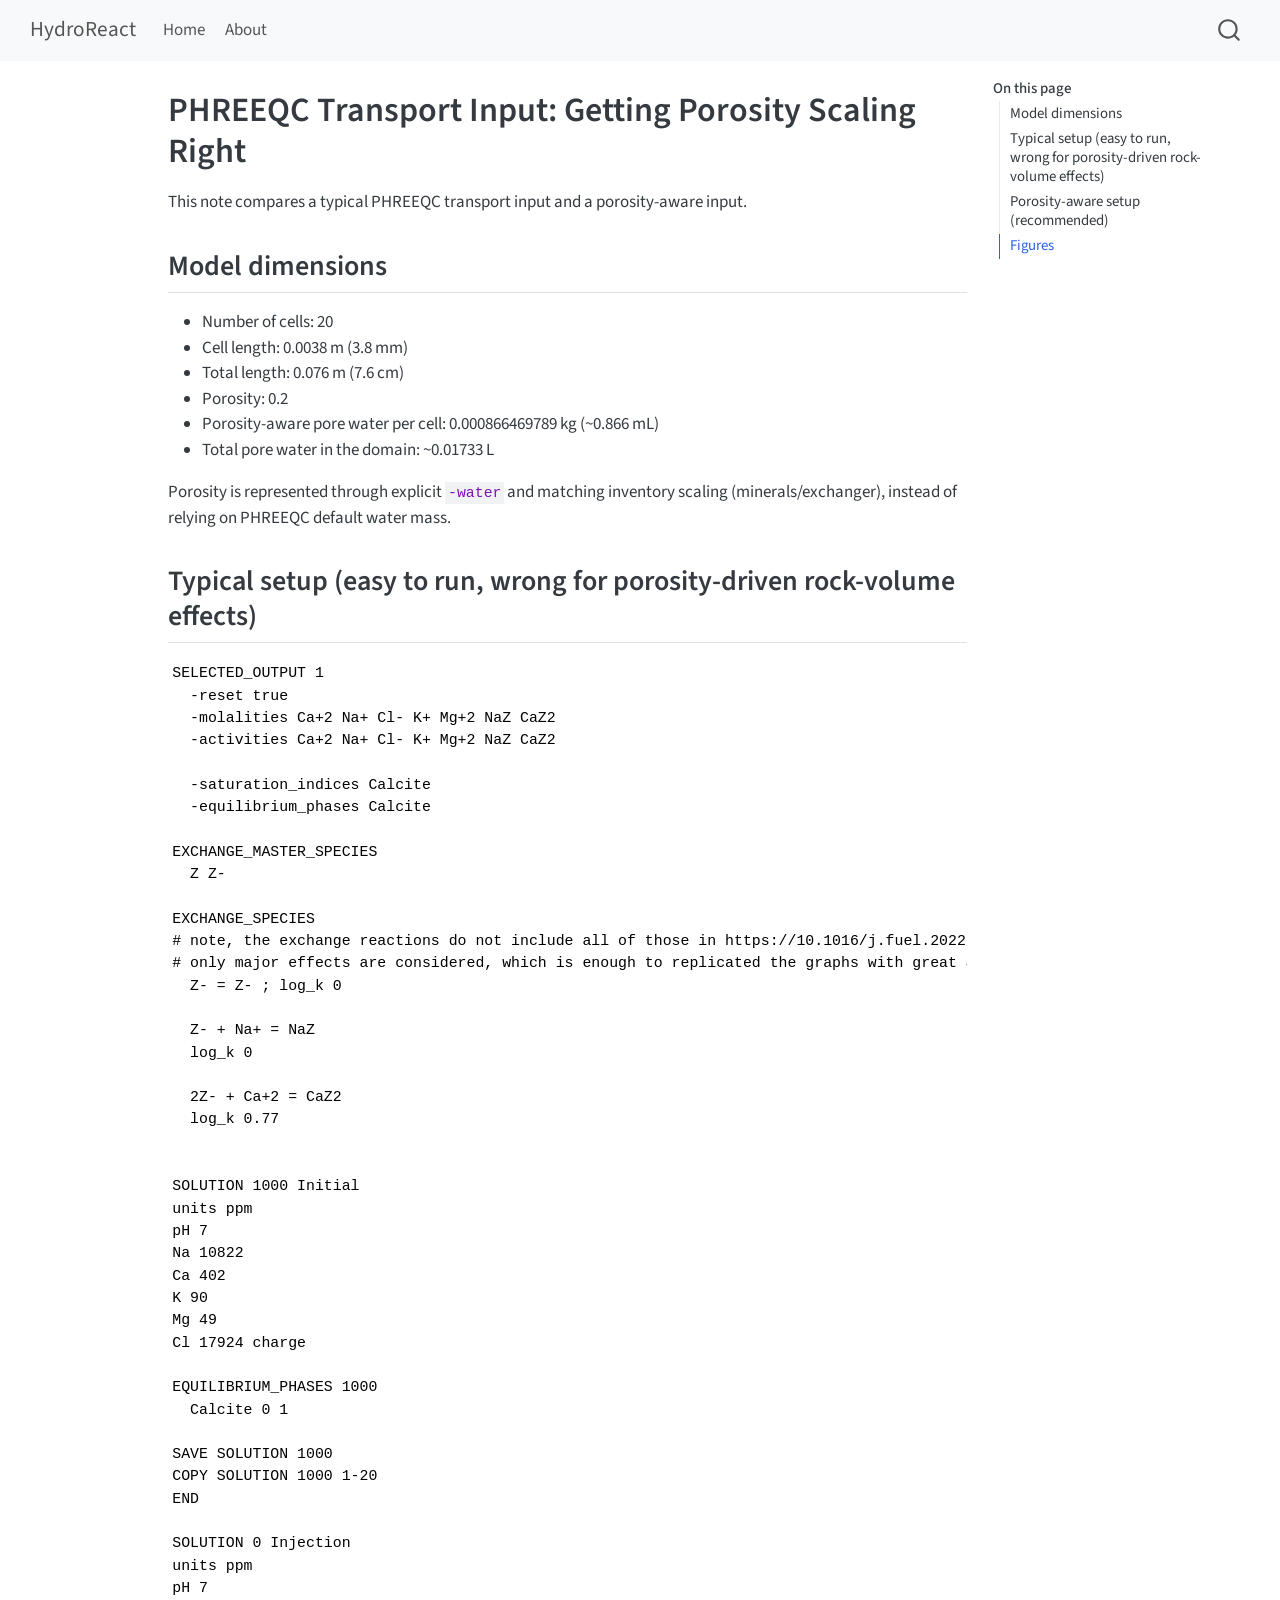
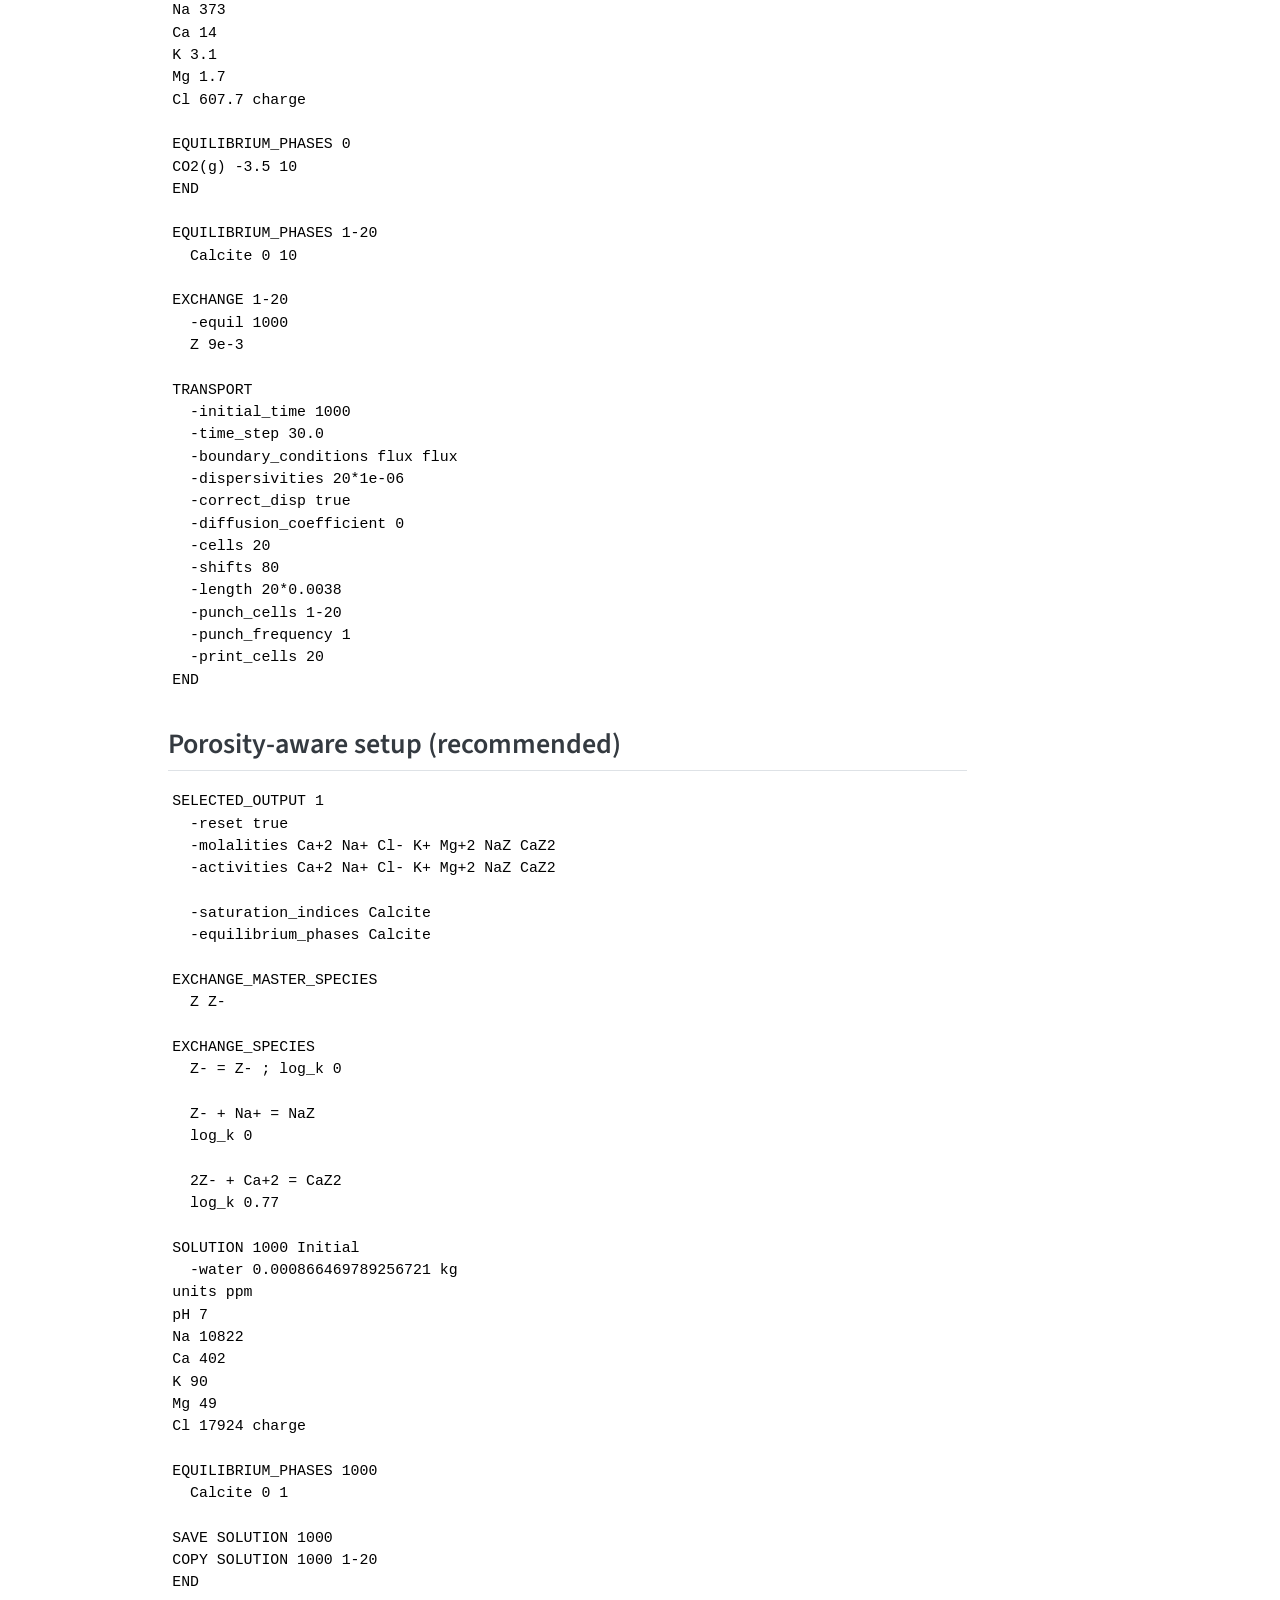
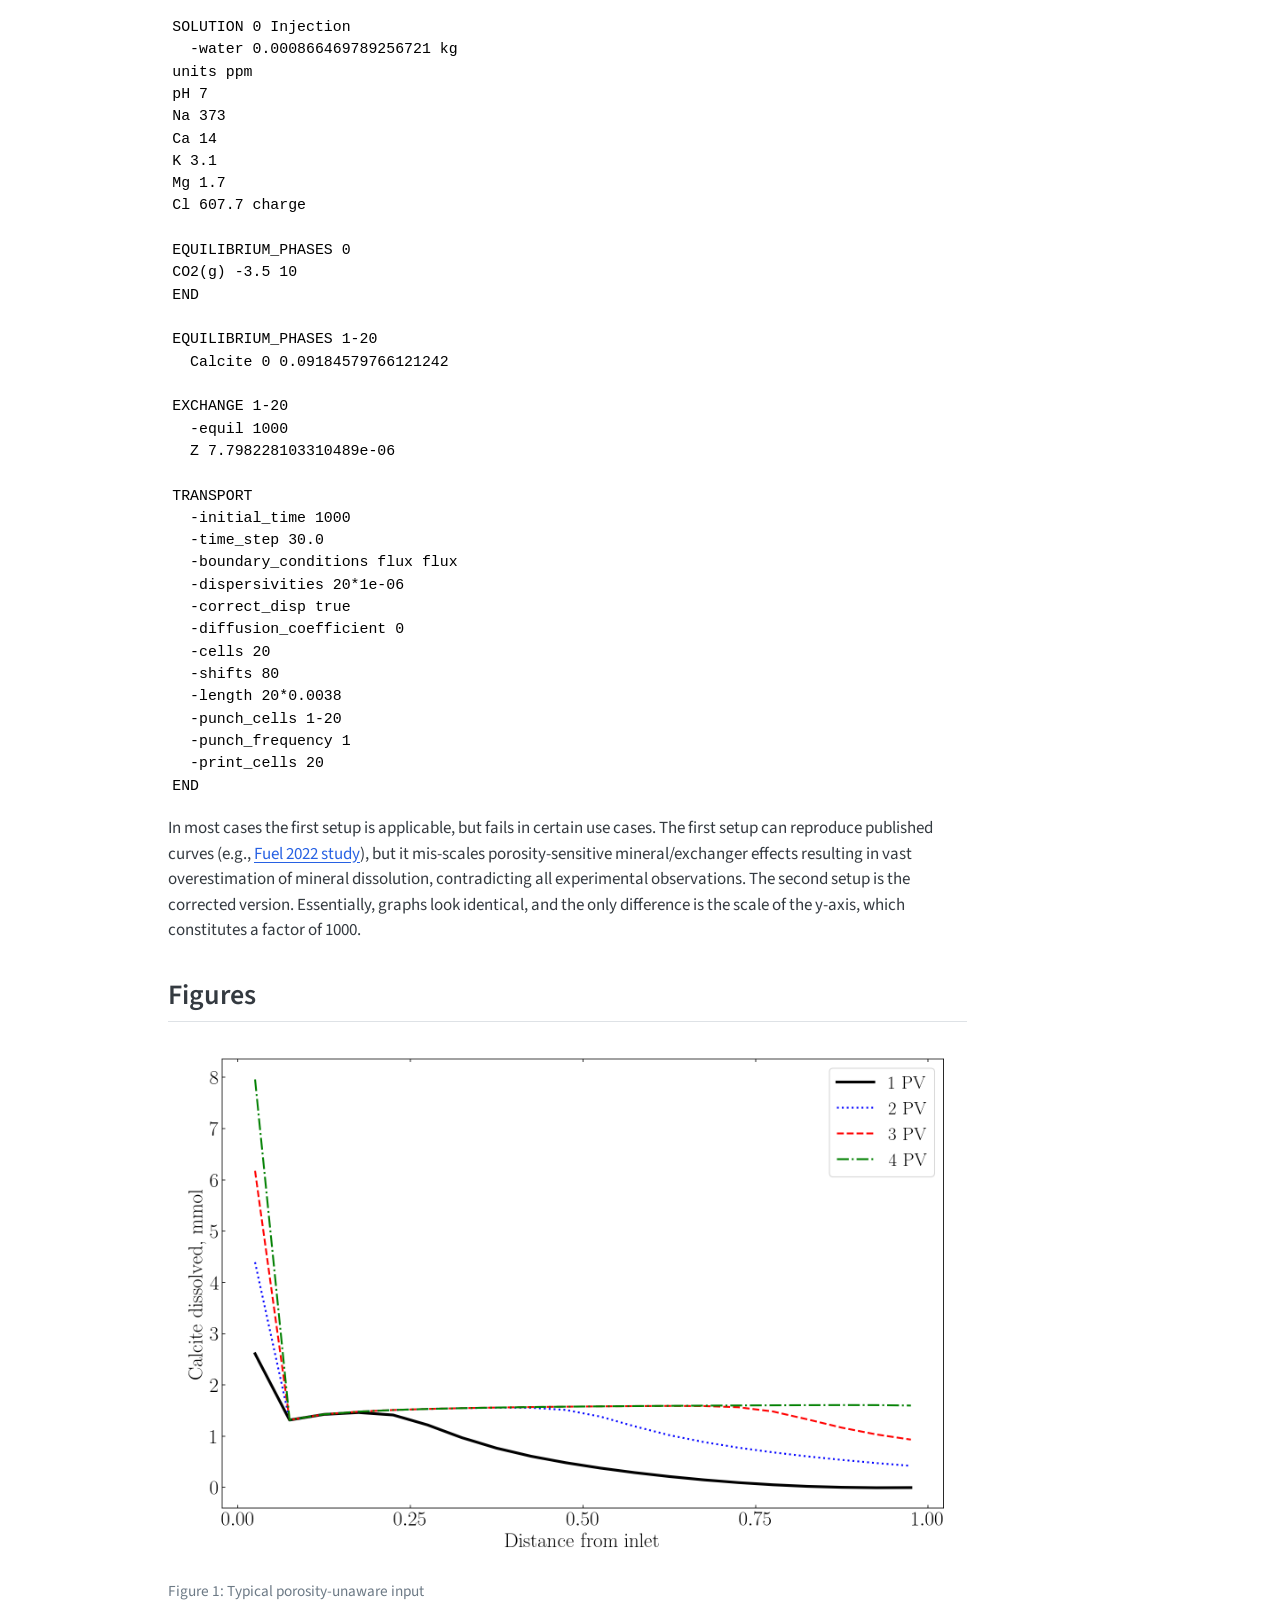
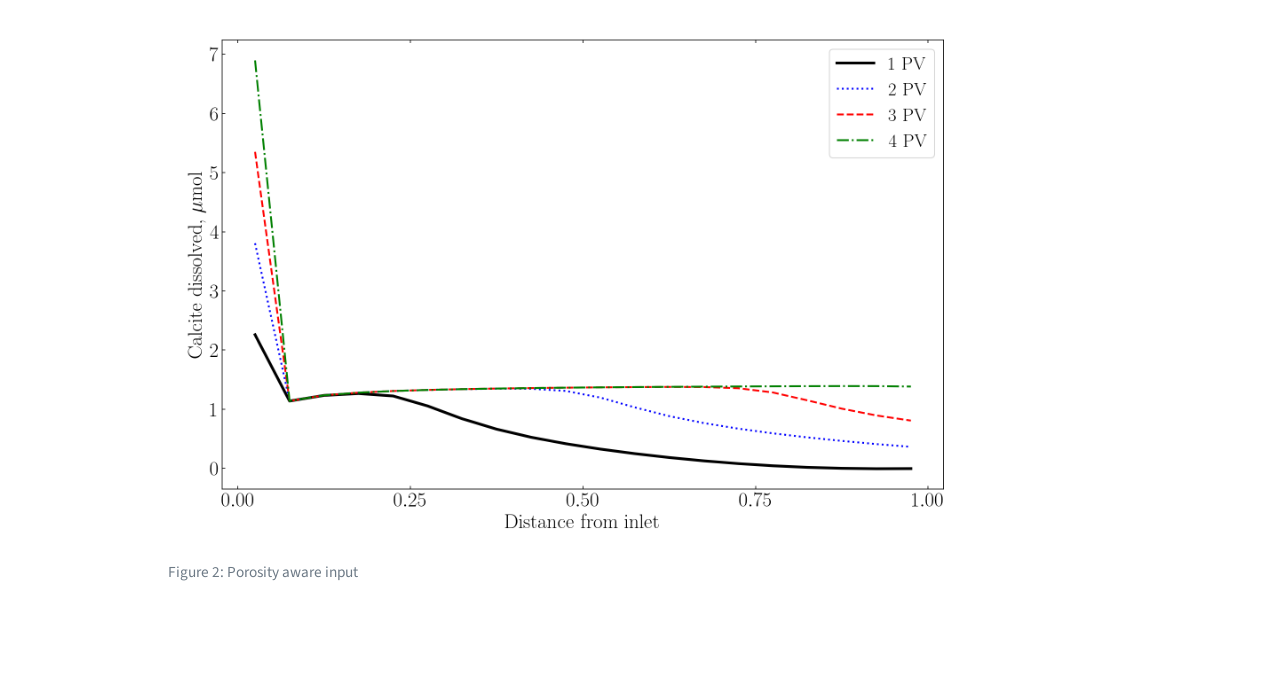
<file: docs/examples/phreeqc-transport-right-input.html>
<!DOCTYPE html>
<html xmlns="http://www.w3.org/1999/xhtml" lang="en" xml:lang="en"><head>

<meta charset="utf-8">
<meta name="generator" content="quarto-1.9.30">

<meta name="viewport" content="width=device-width, initial-scale=1.0, user-scalable=yes">


<title>PHREEQC Transport Input: Getting Porosity Scaling Right – HydroReact</title>
<style>
/* Default styles provided by pandoc.
** See https://pandoc.org/MANUAL.html#variables-for-html for config info.
*/
code{white-space: pre-wrap;}
span.smallcaps{font-variant: small-caps;}
div.columns{display: flex; gap: min(4vw, 1.5em);}
div.column{flex: auto; overflow-x: auto;}
div.hanging-indent{margin-left: 1.5em; text-indent: -1.5em;}
ul.task-list{list-style: none;}
ul.task-list li input[type="checkbox"] {
  width: 0.8em;
  margin: 0 0.8em 0.2em -1em; /* quarto-specific, see https://github.com/quarto-dev/quarto-cli/issues/4556 */ 
  vertical-align: middle;
}
</style>


<script src="../site_libs/quarto-nav/quarto-nav.js"></script>
<script src="../site_libs/quarto-nav/headroom.min.js"></script>
<script src="../site_libs/clipboard/clipboard.min.js"></script>
<script src="../site_libs/quarto-search/autocomplete.umd.js"></script>
<script src="../site_libs/quarto-search/fuse.min.js"></script>
<script src="../site_libs/quarto-search/quarto-search.js"></script>
<meta name="quarto:offset" content="../">
<script src="../site_libs/quarto-html/quarto.js" type="module"></script>
<script src="../site_libs/quarto-html/tabsets/tabsets.js" type="module"></script>
<script src="../site_libs/quarto-html/popper.min.js"></script>
<script src="../site_libs/quarto-html/tippy.umd.min.js"></script>
<script src="../site_libs/quarto-html/anchor.min.js"></script>
<link href="../site_libs/quarto-html/tippy.css" rel="stylesheet">
<link href="../site_libs/quarto-html/quarto-syntax-highlighting-b6a8276bf55561bdbc268162d41bd1f7.css" rel="stylesheet" id="quarto-text-highlighting-styles">
<script src="../site_libs/bootstrap/bootstrap.min.js"></script>
<link href="../site_libs/bootstrap/bootstrap-icons.css" rel="stylesheet">
<link href="../site_libs/bootstrap/bootstrap-a0f9fd0d421825b736dc1bbcbcba2219.min.css" rel="stylesheet" append-hash="true" id="quarto-bootstrap" data-mode="light">
<script id="quarto-search-options" type="application/json">{
  "location": "navbar",
  "copy-button": false,
  "collapse-after": 3,
  "panel-placement": "end",
  "type": "overlay",
  "limit": 50,
  "keyboard-shortcut": [
    "f",
    "/",
    "s"
  ],
  "show-item-context": false,
  "language": {
    "search-no-results-text": "No results",
    "search-matching-documents-text": "matching documents",
    "search-copy-link-title": "Copy link to search",
    "search-hide-matches-text": "Hide additional matches",
    "search-more-match-text": "more match in this document",
    "search-more-matches-text": "more matches in this document",
    "search-clear-button-title": "Clear",
    "search-text-placeholder": "",
    "search-detached-cancel-button-title": "Cancel",
    "search-submit-button-title": "Submit",
    "search-label": "Search"
  }
}</script>


</head>

<body class="nav-fixed quarto-light">

<div id="quarto-search-results"></div>
  <header id="quarto-header" class="headroom fixed-top">
    <nav class="navbar navbar-expand-lg " data-bs-theme="dark">
      <div class="navbar-container container-fluid">
      <div class="navbar-brand-container mx-auto">
    <a class="navbar-brand" href="../index.html">
    <span class="navbar-title">HydroReact</span>
    </a>
  </div>
            <div id="quarto-search" class="" title="Search"></div>
          <button class="navbar-toggler" type="button" data-bs-toggle="collapse" data-bs-target="#navbarCollapse" aria-controls="navbarCollapse" role="menu" aria-expanded="false" aria-label="Toggle navigation" onclick="if (window.quartoToggleHeadroom) { window.quartoToggleHeadroom(); }">
  <span class="navbar-toggler-icon"></span>
</button>
          <div class="collapse navbar-collapse" id="navbarCollapse">
            <ul class="navbar-nav navbar-nav-scroll me-auto">
  <li class="nav-item">
    <a class="nav-link" href="../index.html"> 
<span class="menu-text">Home</span></a>
  </li>  
  <li class="nav-item">
    <a class="nav-link" href="../about.html"> 
<span class="menu-text">About</span></a>
  </li>  
</ul>
          </div> <!-- /navcollapse -->
            <div class="quarto-navbar-tools">
</div>
      </div> <!-- /container-fluid -->
    </nav>
</header>
<!-- content -->
<div id="quarto-content" class="quarto-container page-columns page-rows-contents page-layout-article page-navbar">
<!-- sidebar -->
<!-- margin-sidebar -->
    <div id="quarto-margin-sidebar" class="sidebar margin-sidebar">
        <nav id="TOC" role="doc-toc" class="toc-active">
    <h2 id="toc-title">On this page</h2>
   
  <ul>
  <li><a href="#model-dimensions" id="toc-model-dimensions" class="nav-link active" data-scroll-target="#model-dimensions">Model dimensions</a></li>
  <li><a href="#typical-setup-easy-to-run-wrong-for-porosity-driven-rock-volume-effects" id="toc-typical-setup-easy-to-run-wrong-for-porosity-driven-rock-volume-effects" class="nav-link" data-scroll-target="#typical-setup-easy-to-run-wrong-for-porosity-driven-rock-volume-effects">Typical setup (easy to run, wrong for porosity-driven rock-volume effects)</a></li>
  <li><a href="#porosity-aware-setup-recommended" id="toc-porosity-aware-setup-recommended" class="nav-link" data-scroll-target="#porosity-aware-setup-recommended">Porosity-aware setup (recommended)</a></li>
  <li><a href="#figures" id="toc-figures" class="nav-link" data-scroll-target="#figures">Figures</a></li>
  </ul>
</nav>
    </div>
<!-- main -->
<main class="content" id="quarto-document-content">

<header id="title-block-header" class="quarto-title-block default">
<div class="quarto-title">
<h1 class="title">PHREEQC Transport Input: Getting Porosity Scaling Right</h1>
</div>



<div class="quarto-title-meta">

    
  
    
  </div>
  


</header>


<p>This note compares a typical PHREEQC transport input and a porosity-aware input.</p>
<section id="model-dimensions" class="level2">
<h2 class="anchored" data-anchor-id="model-dimensions">Model dimensions</h2>
<ul>
<li>Number of cells: 20</li>
<li>Cell length: 0.0038 m (3.8 mm)</li>
<li>Total length: 0.076 m (7.6 cm)</li>
<li>Porosity: 0.2</li>
<li>Porosity-aware pore water per cell: 0.000866469789 kg (~0.866 mL)</li>
<li>Total pore water in the domain: ~0.01733 L</li>
</ul>
<p>Porosity is represented through explicit <code>-water</code> and matching inventory scaling (minerals/exchanger), instead of relying on PHREEQC default water mass.</p>
</section>
<section id="typical-setup-easy-to-run-wrong-for-porosity-driven-rock-volume-effects" class="level2">
<h2 class="anchored" data-anchor-id="typical-setup-easy-to-run-wrong-for-porosity-driven-rock-volume-effects">Typical setup (easy to run, wrong for porosity-driven rock-volume effects)</h2>
<pre class="text"><code>SELECTED_OUTPUT 1
  -reset true
  -molalities Ca+2 Na+ Cl- K+ Mg+2 NaZ CaZ2
  -activities Ca+2 Na+ Cl- K+ Mg+2 NaZ CaZ2

  -saturation_indices Calcite
  -equilibrium_phases Calcite

EXCHANGE_MASTER_SPECIES
  Z Z-

EXCHANGE_SPECIES
# note, the exchange reactions do not include all of those in https://10.1016/j.fuel.2022.125350
# only major effects are considered, which is enough to replicated the graphs with great accuracy
  Z- = Z- ; log_k 0

  Z- + Na+ = NaZ
  log_k 0

  2Z- + Ca+2 = CaZ2
  log_k 0.77


SOLUTION 1000 Initial
units ppm
pH 7
Na 10822
Ca 402
K 90
Mg 49
Cl 17924 charge

EQUILIBRIUM_PHASES 1000
  Calcite 0 1

SAVE SOLUTION 1000
COPY SOLUTION 1000 1-20
END

SOLUTION 0 Injection
units ppm
pH 7
Na 373
Ca 14
K 3.1
Mg 1.7
Cl 607.7 charge

EQUILIBRIUM_PHASES 0
CO2(g) -3.5 10
END

EQUILIBRIUM_PHASES 1-20
  Calcite 0 10

EXCHANGE 1-20
  -equil 1000
  Z 9e-3

TRANSPORT
  -initial_time 1000
  -time_step 30.0
  -boundary_conditions flux flux
  -dispersivities 20*1e-06
  -correct_disp true
  -diffusion_coefficient 0
  -cells 20
  -shifts 80
  -length 20*0.0038
  -punch_cells 1-20
  -punch_frequency 1
  -print_cells 20
END</code></pre>
</section>
<section id="porosity-aware-setup-recommended" class="level2">
<h2 class="anchored" data-anchor-id="porosity-aware-setup-recommended">Porosity-aware setup (recommended)</h2>
<pre class="text"><code>SELECTED_OUTPUT 1
  -reset true
  -molalities Ca+2 Na+ Cl- K+ Mg+2 NaZ CaZ2
  -activities Ca+2 Na+ Cl- K+ Mg+2 NaZ CaZ2

  -saturation_indices Calcite
  -equilibrium_phases Calcite

EXCHANGE_MASTER_SPECIES
  Z Z-

EXCHANGE_SPECIES
  Z- = Z- ; log_k 0

  Z- + Na+ = NaZ
  log_k 0

  2Z- + Ca+2 = CaZ2
  log_k 0.77

SOLUTION 1000 Initial
  -water 0.000866469789256721 kg
units ppm
pH 7
Na 10822
Ca 402
K 90
Mg 49
Cl 17924 charge

EQUILIBRIUM_PHASES 1000
  Calcite 0 1

SAVE SOLUTION 1000
COPY SOLUTION 1000 1-20
END

SOLUTION 0 Injection
  -water 0.000866469789256721 kg
units ppm
pH 7
Na 373
Ca 14
K 3.1
Mg 1.7
Cl 607.7 charge

EQUILIBRIUM_PHASES 0
CO2(g) -3.5 10
END

EQUILIBRIUM_PHASES 1-20
  Calcite 0 0.09184579766121242

EXCHANGE 1-20
  -equil 1000
  Z 7.798228103310489e-06

TRANSPORT
  -initial_time 1000
  -time_step 30.0
  -boundary_conditions flux flux
  -dispersivities 20*1e-06
  -correct_disp true
  -diffusion_coefficient 0
  -cells 20
  -shifts 80
  -length 20*0.0038
  -punch_cells 1-20
  -punch_frequency 1
  -print_cells 20
END</code></pre>
<p>In most cases the first setup is applicable, but fails in certain use cases. The first setup can reproduce published curves (e.g., <a href="https://doi.org/10.1016/j.fuel.2022.125350">Fuel 2022 study</a>), but it mis-scales porosity-sensitive mineral/exchanger effects resulting in vast overestimation of mineral dissolution, contradicting all experimental observations. The second setup is the corrected version. Essentially, graphs look identical, and the only difference is the scale of the y-axis, which constitutes a factor of 1000.</p>
</section>
<section id="figures" class="level2">
<h2 class="anchored" data-anchor-id="figures">Figures</h2>
<div id="fig-no-porosity" class="quarto-float quarto-figure quarto-figure-center anchored">
<figure class="quarto-float quarto-float-fig figure">
<div aria-describedby="fig-no-porosity-caption-0ceaefa1-69ba-4598-a22c-09a6ac19f8ca">
<img src="../images/transport-no-porosity.png" class="img-fluid figure-img">
</div>
<figcaption class="quarto-float-caption-bottom quarto-float-caption quarto-float-fig" id="fig-no-porosity-caption-0ceaefa1-69ba-4598-a22c-09a6ac19f8ca">
Figure&nbsp;1: Typical porosity-unaware input
</figcaption>
</figure>
</div>
<div id="fig-porosity" class="quarto-float quarto-figure quarto-figure-center anchored">
<figure class="quarto-float quarto-float-fig figure">
<div aria-describedby="fig-porosity-caption-0ceaefa1-69ba-4598-a22c-09a6ac19f8ca">
<img src="../images/transport-porosity.png" class="img-fluid figure-img">
</div>
<figcaption class="quarto-float-caption-bottom quarto-float-caption quarto-float-fig" id="fig-porosity-caption-0ceaefa1-69ba-4598-a22c-09a6ac19f8ca">
Figure&nbsp;2: Porosity aware input
</figcaption>
</figure>
</div>


</section>

</main> <!-- /main -->
<script id="quarto-html-after-body" type="application/javascript">
  window.document.addEventListener("DOMContentLoaded", function (event) {
    const icon = "";
    const anchorJS = new window.AnchorJS();
    anchorJS.options = {
      placement: 'right',
      icon: icon
    };
    anchorJS.add('.anchored');
    const isCodeAnnotation = (el) => {
      for (const clz of el.classList) {
        if (clz.startsWith('code-annotation-')) {                     
          return true;
        }
      }
      return false;
    }
    const onCopySuccess = function(e) {
      // button target
      const button = e.trigger;
      // don't keep focus
      button.blur();
      // flash "checked"
      button.classList.add('code-copy-button-checked');
      var currentTitle = button.getAttribute("title");
      button.setAttribute("title", "Copied!");
      let tooltip;
      if (window.bootstrap) {
        button.setAttribute("data-bs-toggle", "tooltip");
        button.setAttribute("data-bs-placement", "left");
        button.setAttribute("data-bs-title", "Copied!");
        tooltip = new bootstrap.Tooltip(button, 
          { trigger: "manual", 
            customClass: "code-copy-button-tooltip",
            offset: [0, -8]});
        tooltip.show();    
      }
      setTimeout(function() {
        if (tooltip) {
          tooltip.hide();
          button.removeAttribute("data-bs-title");
          button.removeAttribute("data-bs-toggle");
          button.removeAttribute("data-bs-placement");
        }
        button.setAttribute("title", currentTitle);
        button.classList.remove('code-copy-button-checked');
      }, 1000);
      // clear code selection
      e.clearSelection();
    }
    const getTextToCopy = function(trigger) {
      const outerScaffold = trigger.parentElement.cloneNode(true);
      const codeEl = outerScaffold.querySelector('code');
      for (const childEl of codeEl.children) {
        if (isCodeAnnotation(childEl)) {
          childEl.remove();
        }
      }
      return codeEl.innerText;
    }
    const clipboard = new window.ClipboardJS('.code-copy-button:not([data-in-quarto-modal])', {
      text: getTextToCopy
    });
    clipboard.on('success', onCopySuccess);
    if (window.document.getElementById('quarto-embedded-source-code-modal')) {
      const clipboardModal = new window.ClipboardJS('.code-copy-button[data-in-quarto-modal]', {
        text: getTextToCopy,
        container: window.document.getElementById('quarto-embedded-source-code-modal')
      });
      clipboardModal.on('success', onCopySuccess);
    }
      var localhostRegex = new RegExp(/^(?:http|https):\/\/localhost\:?[0-9]*\//);
      var mailtoRegex = new RegExp(/^mailto:/);
        var filterRegex = new RegExp('/' + window.location.host + '/');
      var isInternal = (href) => {
          return filterRegex.test(href) || localhostRegex.test(href) || mailtoRegex.test(href);
      }
      // Inspect non-navigation links and adorn them if external
     var links = window.document.querySelectorAll('a[href]:not(.nav-link):not(.navbar-brand):not(.toc-action):not(.sidebar-link):not(.sidebar-item-toggle):not(.pagination-link):not(.no-external):not([aria-hidden]):not(.dropdown-item):not(.quarto-navigation-tool):not(.about-link)');
      for (var i=0; i<links.length; i++) {
        const link = links[i];
        if (!isInternal(link.href)) {
          // undo the damage that might have been done by quarto-nav.js in the case of
          // links that we want to consider external
          if (link.dataset.originalHref !== undefined) {
            link.href = link.dataset.originalHref;
          }
        }
      }
    function tippyHover(el, contentFn, onTriggerFn, onUntriggerFn) {
      const config = {
        allowHTML: true,
        maxWidth: 500,
        delay: 100,
        arrow: false,
        appendTo: function(el) {
            return el.parentElement;
        },
        interactive: true,
        interactiveBorder: 10,
        theme: 'quarto',
        placement: 'bottom-start',
      };
      if (contentFn) {
        config.content = contentFn;
      }
      if (onTriggerFn) {
        config.onTrigger = onTriggerFn;
      }
      if (onUntriggerFn) {
        config.onUntrigger = onUntriggerFn;
      }
      window.tippy(el, config); 
    }
    const noterefs = window.document.querySelectorAll('a[role="doc-noteref"]');
    for (var i=0; i<noterefs.length; i++) {
      const ref = noterefs[i];
      tippyHover(ref, function() {
        // use id or data attribute instead here
        let href = ref.getAttribute('data-footnote-href') || ref.getAttribute('href');
        try { href = new URL(href).hash; } catch {}
        const id = href.replace(/^#\/?/, "");
        const note = window.document.getElementById(id);
        if (note) {
          return note.innerHTML;
        } else {
          return "";
        }
      });
    }
    const xrefs = window.document.querySelectorAll('a.quarto-xref');
    const processXRef = (id, note) => {
      // Strip column container classes
      const stripColumnClz = (el) => {
        el.classList.remove("page-full", "page-columns");
        if (el.children) {
          for (const child of el.children) {
            stripColumnClz(child);
          }
        }
      }
      stripColumnClz(note)
      if (id === null || id.startsWith('sec-')) {
        // Special case sections, only their first couple elements
        const container = document.createElement("div");
        if (note.children && note.children.length > 2) {
          container.appendChild(note.children[0].cloneNode(true));
          for (let i = 1; i < note.children.length; i++) {
            const child = note.children[i];
            if (child.tagName === "P" && child.innerText === "") {
              continue;
            } else {
              container.appendChild(child.cloneNode(true));
              break;
            }
          }
          if (window.Quarto?.typesetMath) {
            window.Quarto.typesetMath(container);
          }
          return container.innerHTML
        } else {
          if (window.Quarto?.typesetMath) {
            window.Quarto.typesetMath(note);
          }
          return note.innerHTML;
        }
      } else {
        // Remove any anchor links if they are present
        const anchorLink = note.querySelector('a.anchorjs-link');
        if (anchorLink) {
          anchorLink.remove();
        }
        if (window.Quarto?.typesetMath) {
          window.Quarto.typesetMath(note);
        }
        if (note.classList.contains("callout")) {
          return note.outerHTML;
        } else {
          return note.innerHTML;
        }
      }
    }
    for (var i=0; i<xrefs.length; i++) {
      const xref = xrefs[i];
      tippyHover(xref, undefined, function(instance) {
        instance.disable();
        let url = xref.getAttribute('href');
        let hash = undefined; 
        if (url.startsWith('#')) {
          hash = url;
        } else {
          try { hash = new URL(url).hash; } catch {}
        }
        if (hash) {
          const id = hash.replace(/^#\/?/, "");
          const note = window.document.getElementById(id);
          if (note !== null) {
            try {
              const html = processXRef(id, note.cloneNode(true));
              instance.setContent(html);
            } finally {
              instance.enable();
              instance.show();
            }
          } else {
            // See if we can fetch this
            fetch(url.split('#')[0])
            .then(res => res.text())
            .then(html => {
              const parser = new DOMParser();
              const htmlDoc = parser.parseFromString(html, "text/html");
              const note = htmlDoc.getElementById(id);
              if (note !== null) {
                const html = processXRef(id, note);
                instance.setContent(html);
              } 
            }).finally(() => {
              instance.enable();
              instance.show();
            });
          }
        } else {
          // See if we can fetch a full url (with no hash to target)
          // This is a special case and we should probably do some content thinning / targeting
          fetch(url)
          .then(res => res.text())
          .then(html => {
            const parser = new DOMParser();
            const htmlDoc = parser.parseFromString(html, "text/html");
            const note = htmlDoc.querySelector('main.content');
            if (note !== null) {
              // This should only happen for chapter cross references
              // (since there is no id in the URL)
              // remove the first header
              if (note.children.length > 0 && note.children[0].tagName === "HEADER") {
                note.children[0].remove();
              }
              const html = processXRef(null, note);
              instance.setContent(html);
            } 
          }).finally(() => {
            instance.enable();
            instance.show();
          });
        }
      }, function(instance) {
      });
    }
        let selectedAnnoteEl;
        const selectorForAnnotation = ( cell, annotation) => {
          let cellAttr = 'data-code-cell="' + cell + '"';
          let lineAttr = 'data-code-annotation="' +  annotation + '"';
          const selector = 'span[' + cellAttr + '][' + lineAttr + ']';
          return selector;
        }
        const selectCodeLines = (annoteEl) => {
          const doc = window.document;
          const targetCell = annoteEl.getAttribute("data-target-cell");
          const targetAnnotation = annoteEl.getAttribute("data-target-annotation");
          const annoteSpan = window.document.querySelector(selectorForAnnotation(targetCell, targetAnnotation));
          const lines = annoteSpan.getAttribute("data-code-lines").split(",");
          const lineIds = lines.map((line) => {
            return targetCell + "-" + line;
          })
          let top = null;
          let height = null;
          let parent = null;
          if (lineIds.length > 0) {
              //compute the position of the single el (top and bottom and make a div)
              const el = window.document.getElementById(lineIds[0]);
              top = el.offsetTop;
              height = el.offsetHeight;
              parent = el.parentElement.parentElement;
            if (lineIds.length > 1) {
              const lastEl = window.document.getElementById(lineIds[lineIds.length - 1]);
              const bottom = lastEl.offsetTop + lastEl.offsetHeight;
              height = bottom - top;
            }
            if (top !== null && height !== null && parent !== null) {
              // cook up a div (if necessary) and position it 
              let div = window.document.getElementById("code-annotation-line-highlight");
              if (div === null) {
                div = window.document.createElement("div");
                div.setAttribute("id", "code-annotation-line-highlight");
                div.style.position = 'absolute';
                parent.appendChild(div);
              }
              div.style.top = top - 2 + "px";
              div.style.height = height + 4 + "px";
              div.style.left = 0;
              let gutterDiv = window.document.getElementById("code-annotation-line-highlight-gutter");
              if (gutterDiv === null) {
                gutterDiv = window.document.createElement("div");
                gutterDiv.setAttribute("id", "code-annotation-line-highlight-gutter");
                gutterDiv.style.position = 'absolute';
                const codeCell = window.document.getElementById(targetCell);
                const gutter = codeCell.querySelector('.code-annotation-gutter');
                gutter.appendChild(gutterDiv);
              }
              gutterDiv.style.top = top - 2 + "px";
              gutterDiv.style.height = height + 4 + "px";
            }
            selectedAnnoteEl = annoteEl;
          }
        };
        const unselectCodeLines = () => {
          const elementsIds = ["code-annotation-line-highlight", "code-annotation-line-highlight-gutter"];
          elementsIds.forEach((elId) => {
            const div = window.document.getElementById(elId);
            if (div) {
              div.remove();
            }
          });
          selectedAnnoteEl = undefined;
        };
          // Handle positioning of the toggle
      window.addEventListener(
        "resize",
        throttle(() => {
          elRect = undefined;
          if (selectedAnnoteEl) {
            selectCodeLines(selectedAnnoteEl);
          }
        }, 10)
      );
      function throttle(fn, ms) {
      let throttle = false;
      let timer;
        return (...args) => {
          if(!throttle) { // first call gets through
              fn.apply(this, args);
              throttle = true;
          } else { // all the others get throttled
              if(timer) clearTimeout(timer); // cancel #2
              timer = setTimeout(() => {
                fn.apply(this, args);
                timer = throttle = false;
              }, ms);
          }
        };
      }
        // Attach click handler to the DT
        const annoteDls = window.document.querySelectorAll('dt[data-target-cell]');
        for (const annoteDlNode of annoteDls) {
          annoteDlNode.addEventListener('click', (event) => {
            const clickedEl = event.target;
            if (clickedEl !== selectedAnnoteEl) {
              unselectCodeLines();
              const activeEl = window.document.querySelector('dt[data-target-cell].code-annotation-active');
              if (activeEl) {
                activeEl.classList.remove('code-annotation-active');
              }
              selectCodeLines(clickedEl);
              clickedEl.classList.add('code-annotation-active');
            } else {
              // Unselect the line
              unselectCodeLines();
              clickedEl.classList.remove('code-annotation-active');
            }
          });
        }
    const findCites = (el) => {
      const parentEl = el.parentElement;
      if (parentEl) {
        const cites = parentEl.dataset.cites;
        if (cites) {
          return {
            el,
            cites: cites.split(' ')
          };
        } else {
          return findCites(el.parentElement)
        }
      } else {
        return undefined;
      }
    };
    var bibliorefs = window.document.querySelectorAll('a[role="doc-biblioref"]');
    for (var i=0; i<bibliorefs.length; i++) {
      const ref = bibliorefs[i];
      const citeInfo = findCites(ref);
      if (citeInfo) {
        tippyHover(citeInfo.el, function() {
          var popup = window.document.createElement('div');
          citeInfo.cites.forEach(function(cite) {
            var citeDiv = window.document.createElement('div');
            citeDiv.classList.add('hanging-indent');
            citeDiv.classList.add('csl-entry');
            var biblioDiv = window.document.getElementById('ref-' + cite);
            if (biblioDiv) {
              citeDiv.innerHTML = biblioDiv.innerHTML;
            }
            popup.appendChild(citeDiv);
          });
          return popup.innerHTML;
        });
      }
    }
  });
  </script>
</div> <!-- /content -->




</body></html>
</file>
<file: docs/site_libs/quarto-html/tippy.css>
.tippy-box[data-animation=fade][data-state=hidden]{opacity:0}[data-tippy-root]{max-width:calc(100vw - 10px)}.tippy-box{position:relative;background-color:#333;color:#fff;border-radius:4px;font-size:14px;line-height:1.4;white-space:normal;outline:0;transition-property:transform,visibility,opacity}.tippy-box[data-placement^=top]>.tippy-arrow{bottom:0}.tippy-box[data-placement^=top]>.tippy-arrow:before{bottom:-7px;left:0;border-width:8px 8px 0;border-top-color:initial;transform-origin:center top}.tippy-box[data-placement^=bottom]>.tippy-arrow{top:0}.tippy-box[data-placement^=bottom]>.tippy-arrow:before{top:-7px;left:0;border-width:0 8px 8px;border-bottom-color:initial;transform-origin:center bottom}.tippy-box[data-placement^=left]>.tippy-arrow{right:0}.tippy-box[data-placement^=left]>.tippy-arrow:before{border-width:8px 0 8px 8px;border-left-color:initial;right:-7px;transform-origin:center left}.tippy-box[data-placement^=right]>.tippy-arrow{left:0}.tippy-box[data-placement^=right]>.tippy-arrow:before{left:-7px;border-width:8px 8px 8px 0;border-right-color:initial;transform-origin:center right}.tippy-box[data-inertia][data-state=visible]{transition-timing-function:cubic-bezier(.54,1.5,.38,1.11)}.tippy-arrow{width:16px;height:16px;color:#333}.tippy-arrow:before{content:"";position:absolute;border-color:transparent;border-style:solid}.tippy-content{position:relative;padding:5px 9px;z-index:1}
</file>
<file: docs/site_libs/quarto-html/quarto-syntax-highlighting-b6a8276bf55561bdbc268162d41bd1f7.css>
/* quarto syntax highlight colors */
:root {
  --quarto-hl-ot-color: #003B4F;
  --quarto-hl-at-color: #657422;
  --quarto-hl-ss-color: #20794D;
  --quarto-hl-an-color: #5E5E5E;
  --quarto-hl-fu-color: #4758AB;
  --quarto-hl-st-color: #20794D;
  --quarto-hl-cf-color: #003B4F;
  --quarto-hl-op-color: #5E5E5E;
  --quarto-hl-er-color: #AD0000;
  --quarto-hl-bn-color: #AD0000;
  --quarto-hl-al-color: #AD0000;
  --quarto-hl-va-color: #111111;
  --quarto-hl-bu-color: inherit;
  --quarto-hl-ex-color: inherit;
  --quarto-hl-pp-color: #AD0000;
  --quarto-hl-in-color: #5E5E5E;
  --quarto-hl-vs-color: #20794D;
  --quarto-hl-wa-color: #5E5E5E;
  --quarto-hl-do-color: #5E5E5E;
  --quarto-hl-im-color: #00769E;
  --quarto-hl-ch-color: #20794D;
  --quarto-hl-dt-color: #AD0000;
  --quarto-hl-fl-color: #AD0000;
  --quarto-hl-co-color: #5E5E5E;
  --quarto-hl-cv-color: #5E5E5E;
  --quarto-hl-cn-color: #8f5902;
  --quarto-hl-sc-color: #5E5E5E;
  --quarto-hl-dv-color: #AD0000;
  --quarto-hl-kw-color: #003B4F;
}

/* other quarto variables */
:root {
  --quarto-font-monospace: SFMono-Regular, Menlo, Monaco, Consolas, "Liberation Mono", "Courier New", monospace;
}

/* syntax highlight based on Pandoc's rules */
pre > code.sourceCode > span {
  color: #003B4F;
}

code.sourceCode > span {
  color: #003B4F;
}

div.sourceCode,
div.sourceCode pre.sourceCode {
  color: #003B4F;
}

/* Normal */
code span {
  color: #003B4F;
}

/* Alert */
code span.al {
  color: #AD0000;
  font-style: inherit;
}

/* Annotation */
code span.an {
  color: #5E5E5E;
  font-style: inherit;
}

/* Attribute */
code span.at {
  color: #657422;
  font-style: inherit;
}

/* BaseN */
code span.bn {
  color: #AD0000;
  font-style: inherit;
}

/* BuiltIn */
code span.bu {
  font-style: inherit;
}

/* ControlFlow */
code span.cf {
  color: #003B4F;
  font-weight: bold;
  font-style: inherit;
}

/* Char */
code span.ch {
  color: #20794D;
  font-style: inherit;
}

/* Constant */
code span.cn {
  color: #8f5902;
  font-style: inherit;
}

/* Comment */
code span.co {
  color: #5E5E5E;
  font-style: inherit;
}

/* CommentVar */
code span.cv {
  color: #5E5E5E;
  font-style: italic;
}

/* Documentation */
code span.do {
  color: #5E5E5E;
  font-style: italic;
}

/* DataType */
code span.dt {
  color: #AD0000;
  font-style: inherit;
}

/* DecVal */
code span.dv {
  color: #AD0000;
  font-style: inherit;
}

/* Error */
code span.er {
  color: #AD0000;
  font-style: inherit;
}

/* Extension */
code span.ex {
  font-style: inherit;
}

/* Float */
code span.fl {
  color: #AD0000;
  font-style: inherit;
}

/* Function */
code span.fu {
  color: #4758AB;
  font-style: inherit;
}

/* Import */
code span.im {
  color: #00769E;
  font-style: inherit;
}

/* Information */
code span.in {
  color: #5E5E5E;
  font-style: inherit;
}

/* Keyword */
code span.kw {
  color: #003B4F;
  font-weight: bold;
  font-style: inherit;
}

/* Operator */
code span.op {
  color: #5E5E5E;
  font-style: inherit;
}

/* Other */
code span.ot {
  color: #003B4F;
  font-style: inherit;
}

/* Preprocessor */
code span.pp {
  color: #AD0000;
  font-style: inherit;
}

/* SpecialChar */
code span.sc {
  color: #5E5E5E;
  font-style: inherit;
}

/* SpecialString */
code span.ss {
  color: #20794D;
  font-style: inherit;
}

/* String */
code span.st {
  color: #20794D;
  font-style: inherit;
}

/* Variable */
code span.va {
  color: #111111;
  font-style: inherit;
}

/* VerbatimString */
code span.vs {
  color: #20794D;
  font-style: inherit;
}

/* Warning */
code span.wa {
  color: #5E5E5E;
  font-style: italic;
}

.prevent-inlining {
  content: "</";
}

/*# sourceMappingURL=5eae6a9ed249137e627790aed33a8396.css.map */
</file>
